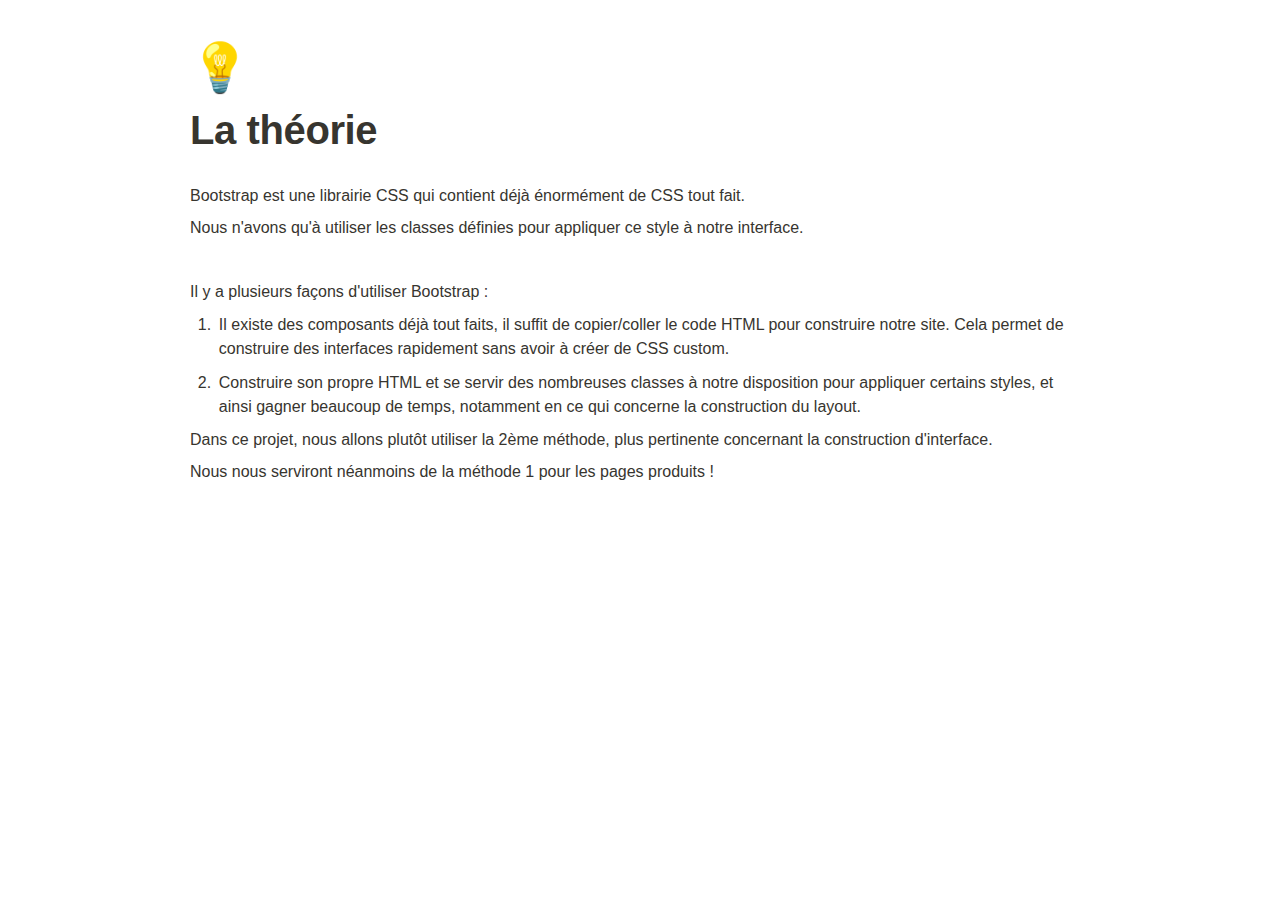
<file: Cornfood - énoncé 5a6c535c91744d4b869fe800d1a6898f/La théorie 0987c84c796c4e33a67401778c5b3b88.html>
<html><head><meta http-equiv="Content-Type" content="text/html; charset=utf-8"/><title>La théorie </title><style>
/* webkit printing magic: print all background colors */
html {
	-webkit-print-color-adjust: exact;
}
* {
	box-sizing: border-box;
	-webkit-print-color-adjust: exact;
}

html,
body {
	margin: 0;
	padding: 0;
}
@media only screen {
	body {
		margin: 2em auto;
		max-width: 900px;
		color: rgb(55, 53, 47);
	}
}

body {
	line-height: 1.5;
	white-space: pre-wrap;
}

a,
a.visited {
	color: inherit;
	text-decoration: underline;
}

.pdf-relative-link-path {
	font-size: 80%;
	color: #444;
}

h1,
h2,
h3 {
	letter-spacing: -0.01em;
	line-height: 1.2;
	font-weight: 600;
	margin-bottom: 0;
}

.page-title {
	font-size: 2.5rem;
	font-weight: 700;
	margin-top: 0;
	margin-bottom: 0.75em;
}

h1 {
	font-size: 1.875rem;
	margin-top: 1.875rem;
}

h2 {
	font-size: 1.5rem;
	margin-top: 1.5rem;
}

h3 {
	font-size: 1.25rem;
	margin-top: 1.25rem;
}

.source {
	border: 1px solid #ddd;
	border-radius: 3px;
	padding: 1.5em;
	word-break: break-all;
}

.callout {
	border-radius: 3px;
	padding: 1rem;
}

figure {
	margin: 1.25em 0;
	page-break-inside: avoid;
}

figcaption {
	opacity: 0.5;
	font-size: 85%;
	margin-top: 0.5em;
}

mark {
	background-color: transparent;
}

.indented {
	padding-left: 1.5em;
}

hr {
	background: transparent;
	display: block;
	width: 100%;
	height: 1px;
	visibility: visible;
	border: none;
	border-bottom: 1px solid rgba(55, 53, 47, 0.09);
}

img {
	max-width: 100%;
}

@media only print {
	img {
		max-height: 100vh;
		object-fit: contain;
	}
}

@page {
	margin: 1in;
}

.collection-content {
	font-size: 0.875rem;
}

.column-list {
	display: flex;
	justify-content: space-between;
}

.column {
	padding: 0 1em;
}

.column:first-child {
	padding-left: 0;
}

.column:last-child {
	padding-right: 0;
}

.table_of_contents-item {
	display: block;
	font-size: 0.875rem;
	line-height: 1.3;
	padding: 0.125rem;
}

.table_of_contents-indent-1 {
	margin-left: 1.5rem;
}

.table_of_contents-indent-2 {
	margin-left: 3rem;
}

.table_of_contents-indent-3 {
	margin-left: 4.5rem;
}

.table_of_contents-link {
	text-decoration: none;
	opacity: 0.7;
	border-bottom: 1px solid rgba(55, 53, 47, 0.18);
}

table,
th,
td {
	border: 1px solid rgba(55, 53, 47, 0.09);
	border-collapse: collapse;
}

table {
	border-left: none;
	border-right: none;
}

th,
td {
	font-weight: normal;
	padding: 0.25em 0.5em;
	line-height: 1.5;
	min-height: 1.5em;
	text-align: left;
}

th {
	color: rgba(55, 53, 47, 0.6);
}

ol,
ul {
	margin: 0;
	margin-block-start: 0.6em;
	margin-block-end: 0.6em;
}

li > ol:first-child,
li > ul:first-child {
	margin-block-start: 0.6em;
}

ul > li {
	list-style: disc;
}

ul.to-do-list {
	text-indent: -1.7em;
}

ul.to-do-list > li {
	list-style: none;
}

.to-do-children-checked {
	text-decoration: line-through;
	opacity: 0.375;
}

ul.toggle > li {
	list-style: none;
}

ul {
	padding-inline-start: 1.7em;
}

ul > li {
	padding-left: 0.1em;
}

ol {
	padding-inline-start: 1.6em;
}

ol > li {
	padding-left: 0.2em;
}

.mono ol {
	padding-inline-start: 2em;
}

.mono ol > li {
	text-indent: -0.4em;
}

.toggle {
	padding-inline-start: 0em;
	list-style-type: none;
}

/* Indent toggle children */
.toggle > li > details {
	padding-left: 1.7em;
}

.toggle > li > details > summary {
	margin-left: -1.1em;
}

.selected-value {
	display: inline-block;
	padding: 0 0.5em;
	background: rgba(206, 205, 202, 0.5);
	border-radius: 3px;
	margin-right: 0.5em;
	margin-top: 0.3em;
	margin-bottom: 0.3em;
	white-space: nowrap;
}

.collection-title {
	display: inline-block;
	margin-right: 1em;
}

time {
	opacity: 0.5;
}

.icon {
	display: inline-block;
	max-width: 1.2em;
	max-height: 1.2em;
	text-decoration: none;
	vertical-align: text-bottom;
	margin-right: 0.5em;
}

img.icon {
	border-radius: 3px;
}

.user-icon {
	width: 1.5em;
	height: 1.5em;
	border-radius: 100%;
	margin-right: 0.5rem;
}

.user-icon-inner {
	font-size: 0.8em;
}

.text-icon {
	border: 1px solid #000;
	text-align: center;
}

.page-cover-image {
	display: block;
	object-fit: cover;
	width: 100%;
	height: 30vh;
}

.page-header-icon {
	font-size: 3rem;
	margin-bottom: 1rem;
}

.page-header-icon-with-cover {
	margin-top: -0.72em;
	margin-left: 0.07em;
}

.page-header-icon img {
	border-radius: 3px;
}

.link-to-page {
	margin: 1em 0;
	padding: 0;
	border: none;
	font-weight: 500;
}

p > .user {
	opacity: 0.5;
}

td > .user,
td > time {
	white-space: nowrap;
}

input[type="checkbox"] {
	transform: scale(1.5);
	margin-right: 0.6em;
	vertical-align: middle;
}

p {
	margin-top: 0.5em;
	margin-bottom: 0.5em;
}

.image {
	border: none;
	margin: 1.5em 0;
	padding: 0;
	border-radius: 0;
	text-align: center;
}

.code,
code {
	background: rgba(135, 131, 120, 0.15);
	border-radius: 3px;
	padding: 0.2em 0.4em;
	border-radius: 3px;
	font-size: 85%;
	tab-size: 2;
}

code {
	color: #eb5757;
}

.code {
	padding: 1.5em 1em;
}

.code-wrap {
	white-space: pre-wrap;
	word-break: break-all;
}

.code > code {
	background: none;
	padding: 0;
	font-size: 100%;
	color: inherit;
}

blockquote {
	font-size: 1.25em;
	margin: 1em 0;
	padding-left: 1em;
	border-left: 3px solid rgb(55, 53, 47);
}

.bookmark {
	text-decoration: none;
	max-height: 8em;
	padding: 0;
	display: flex;
	width: 100%;
	align-items: stretch;
}

.bookmark-title {
	font-size: 0.85em;
	overflow: hidden;
	text-overflow: ellipsis;
	height: 1.75em;
	white-space: nowrap;
}

.bookmark-text {
	display: flex;
	flex-direction: column;
}

.bookmark-info {
	flex: 4 1 180px;
	padding: 12px 14px 14px;
	display: flex;
	flex-direction: column;
	justify-content: space-between;
}

.bookmark-image {
	width: 33%;
	flex: 1 1 180px;
	display: block;
	position: relative;
	object-fit: cover;
	border-radius: 1px;
}

.bookmark-description {
	color: rgba(55, 53, 47, 0.6);
	font-size: 0.75em;
	overflow: hidden;
	max-height: 4.5em;
	word-break: break-word;
}

.bookmark-href {
	font-size: 0.75em;
	margin-top: 0.25em;
}

.sans { font-family: -apple-system, BlinkMacSystemFont, "Segoe UI", Helvetica, "Apple Color Emoji", Arial, sans-serif, "Segoe UI Emoji", "Segoe UI Symbol"; }
.code { font-family: "SFMono-Regular", Consolas, "Liberation Mono", Menlo, Courier, monospace; }
.serif { font-family: Lyon-Text, Georgia, YuMincho, "Yu Mincho", "Hiragino Mincho ProN", "Hiragino Mincho Pro", "Songti TC", "Songti SC", "SimSun", "Nanum Myeongjo", NanumMyeongjo, Batang, serif; }
.mono { font-family: iawriter-mono, Nitti, Menlo, Courier, monospace; }
.pdf .sans { font-family: Inter, -apple-system, BlinkMacSystemFont, "Segoe UI", Helvetica, "Apple Color Emoji", Arial, sans-serif, "Segoe UI Emoji", "Segoe UI Symbol", 'Twemoji', 'Noto Color Emoji', 'Noto Sans CJK SC', 'Noto Sans CJK KR'; }

.pdf .code { font-family: Source Code Pro, "SFMono-Regular", Consolas, "Liberation Mono", Menlo, Courier, monospace, 'Twemoji', 'Noto Color Emoji', 'Noto Sans Mono CJK SC', 'Noto Sans Mono CJK KR'; }

.pdf .serif { font-family: PT Serif, Lyon-Text, Georgia, YuMincho, "Yu Mincho", "Hiragino Mincho ProN", "Hiragino Mincho Pro", "Songti TC", "Songti SC", "SimSun", "Nanum Myeongjo", NanumMyeongjo, Batang, serif, 'Twemoji', 'Noto Color Emoji', 'Noto Sans CJK SC', 'Noto Sans CJK KR'; }

.pdf .mono { font-family: PT Mono, iawriter-mono, Nitti, Menlo, Courier, monospace, 'Twemoji', 'Noto Color Emoji', 'Noto Sans Mono CJK SC', 'Noto Sans Mono CJK KR'; }

.highlight-default {
}
.highlight-gray {
	color: rgb(155,154,151);
}
.highlight-brown {
	color: rgb(100,71,58);
}
.highlight-orange {
	color: rgb(217,115,13);
}
.highlight-yellow {
	color: rgb(223,171,1);
}
.highlight-teal {
	color: rgb(15,123,108);
}
.highlight-blue {
	color: rgb(11,110,153);
}
.highlight-purple {
	color: rgb(105,64,165);
}
.highlight-pink {
	color: rgb(173,26,114);
}
.highlight-red {
	color: rgb(224,62,62);
}
.highlight-gray_background {
	background: rgb(235,236,237);
}
.highlight-brown_background {
	background: rgb(233,229,227);
}
.highlight-orange_background {
	background: rgb(250,235,221);
}
.highlight-yellow_background {
	background: rgb(251,243,219);
}
.highlight-teal_background {
	background: rgb(221,237,234);
}
.highlight-blue_background {
	background: rgb(221,235,241);
}
.highlight-purple_background {
	background: rgb(234,228,242);
}
.highlight-pink_background {
	background: rgb(244,223,235);
}
.highlight-red_background {
	background: rgb(251,228,228);
}
.block-color-default {
	color: inherit;
	fill: inherit;
}
.block-color-gray {
	color: rgba(55, 53, 47, 0.6);
	fill: rgba(55, 53, 47, 0.6);
}
.block-color-brown {
	color: rgb(100,71,58);
	fill: rgb(100,71,58);
}
.block-color-orange {
	color: rgb(217,115,13);
	fill: rgb(217,115,13);
}
.block-color-yellow {
	color: rgb(223,171,1);
	fill: rgb(223,171,1);
}
.block-color-teal {
	color: rgb(15,123,108);
	fill: rgb(15,123,108);
}
.block-color-blue {
	color: rgb(11,110,153);
	fill: rgb(11,110,153);
}
.block-color-purple {
	color: rgb(105,64,165);
	fill: rgb(105,64,165);
}
.block-color-pink {
	color: rgb(173,26,114);
	fill: rgb(173,26,114);
}
.block-color-red {
	color: rgb(224,62,62);
	fill: rgb(224,62,62);
}
.block-color-gray_background {
	background: rgb(235,236,237);
}
.block-color-brown_background {
	background: rgb(233,229,227);
}
.block-color-orange_background {
	background: rgb(250,235,221);
}
.block-color-yellow_background {
	background: rgb(251,243,219);
}
.block-color-teal_background {
	background: rgb(221,237,234);
}
.block-color-blue_background {
	background: rgb(221,235,241);
}
.block-color-purple_background {
	background: rgb(234,228,242);
}
.block-color-pink_background {
	background: rgb(244,223,235);
}
.block-color-red_background {
	background: rgb(251,228,228);
}
.select-value-color-default { background-color: rgba(206,205,202,0.5); }
.select-value-color-gray { background-color: rgba(155,154,151, 0.4); }
.select-value-color-brown { background-color: rgba(140,46,0,0.2); }
.select-value-color-orange { background-color: rgba(245,93,0,0.2); }
.select-value-color-yellow { background-color: rgba(233,168,0,0.2); }
.select-value-color-green { background-color: rgba(0,135,107,0.2); }
.select-value-color-blue { background-color: rgba(0,120,223,0.2); }
.select-value-color-purple { background-color: rgba(103,36,222,0.2); }
.select-value-color-pink { background-color: rgba(221,0,129,0.2); }
.select-value-color-red { background-color: rgba(255,0,26,0.2); }

.checkbox {
	display: inline-flex;
	vertical-align: text-bottom;
	width: 16;
	height: 16;
	background-size: 16px;
	margin-left: 2px;
	margin-right: 5px;
}

.checkbox-on {
	background-image: url("data:image/svg+xml;charset=UTF-8,%3Csvg%20width%3D%2216%22%20height%3D%2216%22%20viewBox%3D%220%200%2016%2016%22%20fill%3D%22none%22%20xmlns%3D%22http%3A%2F%2Fwww.w3.org%2F2000%2Fsvg%22%3E%0A%3Crect%20width%3D%2216%22%20height%3D%2216%22%20fill%3D%22%2358A9D7%22%2F%3E%0A%3Cpath%20d%3D%22M6.71429%2012.2852L14%204.9995L12.7143%203.71436L6.71429%209.71378L3.28571%206.2831L2%207.57092L6.71429%2012.2852Z%22%20fill%3D%22white%22%2F%3E%0A%3C%2Fsvg%3E");
}

.checkbox-off {
	background-image: url("data:image/svg+xml;charset=UTF-8,%3Csvg%20width%3D%2216%22%20height%3D%2216%22%20viewBox%3D%220%200%2016%2016%22%20fill%3D%22none%22%20xmlns%3D%22http%3A%2F%2Fwww.w3.org%2F2000%2Fsvg%22%3E%0A%3Crect%20x%3D%220.75%22%20y%3D%220.75%22%20width%3D%2214.5%22%20height%3D%2214.5%22%20fill%3D%22white%22%20stroke%3D%22%2336352F%22%20stroke-width%3D%221.5%22%2F%3E%0A%3C%2Fsvg%3E");
}
	
</style></head><body><article id="0987c84c-796c-4e33-a674-01778c5b3b88" class="page sans"><header><div class="page-header-icon undefined"><span class="icon">💡</span></div><h1 class="page-title">La théorie </h1></header><div class="page-body"><p id="577995d6-1bae-4e8e-b404-fced84b0119c" class="">Bootstrap est une librairie CSS qui contient déjà énormément de CSS tout fait. </p><p id="fca476e0-cf03-4558-955d-ad2d16f117ac" class="">Nous n&#x27;avons qu&#x27;à utiliser les classes définies pour appliquer ce style à notre interface.</p><p id="fe81fc17-e824-4b27-9410-e5542221b38f" class="">
</p><p id="5ac698a0-647a-4414-b6d6-0a017dbae26f" class="">Il y a plusieurs façons d&#x27;utiliser Bootstrap :</p><ol id="f500e80d-4593-47d6-ad93-9b9404e299ad" class="numbered-list" start="1"><li>Il existe des composants déjà tout faits, il suffit de copier/coller le code HTML pour construire notre site. Cela permet de construire des interfaces rapidement sans avoir à créer de CSS custom.</li></ol><ol id="b02151f3-a615-4f01-9601-64404fadab75" class="numbered-list" start="2"><li>Construire son propre HTML et se servir des nombreuses classes à notre disposition pour appliquer certains styles, et ainsi gagner beaucoup de temps, notamment en ce qui concerne la construction du layout.</li></ol><p id="a356832c-a04a-4116-b662-d9603f69c07b" class="">Dans ce projet, nous allons plutôt utiliser la 2ème méthode, plus pertinente concernant la construction d&#x27;interface.</p><p id="b0e1c1ae-b8b1-4226-8507-fdcb8f56f746" class="">Nous nous serviront néanmoins de la méthode 1 pour les pages produits !</p></div></article></body></html>
</file>
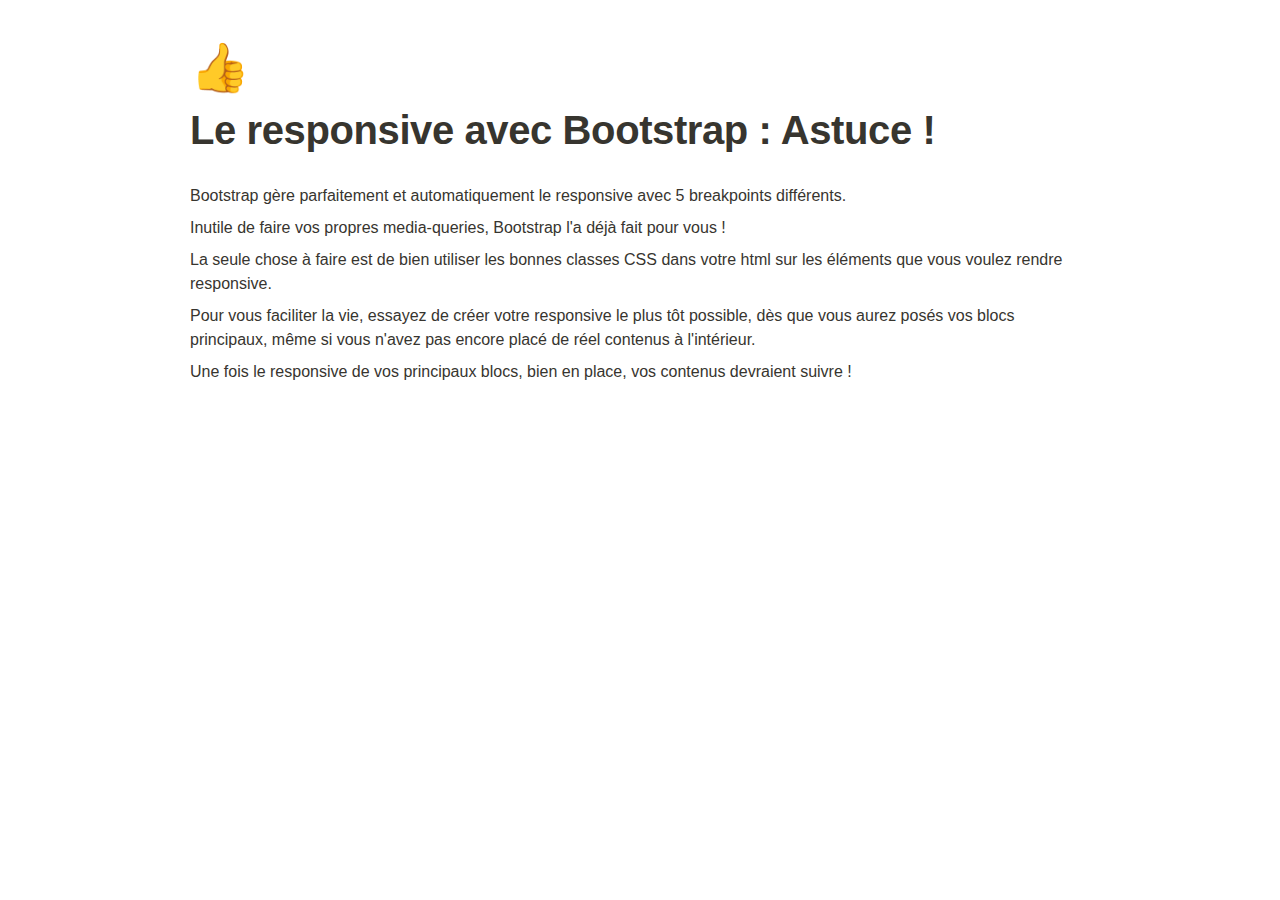
<file: Cornfood - énoncé 5a6c535c91744d4b869fe800d1a6898f/Le responsive avec Bootstrap Astuce ! 9a1c26443467478fa30e80b638e8b141.html>
<html><head><meta http-equiv="Content-Type" content="text/html; charset=utf-8"/><title>Le responsive avec Bootstrap : Astuce !</title><style>
/* webkit printing magic: print all background colors */
html {
	-webkit-print-color-adjust: exact;
}
* {
	box-sizing: border-box;
	-webkit-print-color-adjust: exact;
}

html,
body {
	margin: 0;
	padding: 0;
}
@media only screen {
	body {
		margin: 2em auto;
		max-width: 900px;
		color: rgb(55, 53, 47);
	}
}

body {
	line-height: 1.5;
	white-space: pre-wrap;
}

a,
a.visited {
	color: inherit;
	text-decoration: underline;
}

.pdf-relative-link-path {
	font-size: 80%;
	color: #444;
}

h1,
h2,
h3 {
	letter-spacing: -0.01em;
	line-height: 1.2;
	font-weight: 600;
	margin-bottom: 0;
}

.page-title {
	font-size: 2.5rem;
	font-weight: 700;
	margin-top: 0;
	margin-bottom: 0.75em;
}

h1 {
	font-size: 1.875rem;
	margin-top: 1.875rem;
}

h2 {
	font-size: 1.5rem;
	margin-top: 1.5rem;
}

h3 {
	font-size: 1.25rem;
	margin-top: 1.25rem;
}

.source {
	border: 1px solid #ddd;
	border-radius: 3px;
	padding: 1.5em;
	word-break: break-all;
}

.callout {
	border-radius: 3px;
	padding: 1rem;
}

figure {
	margin: 1.25em 0;
	page-break-inside: avoid;
}

figcaption {
	opacity: 0.5;
	font-size: 85%;
	margin-top: 0.5em;
}

mark {
	background-color: transparent;
}

.indented {
	padding-left: 1.5em;
}

hr {
	background: transparent;
	display: block;
	width: 100%;
	height: 1px;
	visibility: visible;
	border: none;
	border-bottom: 1px solid rgba(55, 53, 47, 0.09);
}

img {
	max-width: 100%;
}

@media only print {
	img {
		max-height: 100vh;
		object-fit: contain;
	}
}

@page {
	margin: 1in;
}

.collection-content {
	font-size: 0.875rem;
}

.column-list {
	display: flex;
	justify-content: space-between;
}

.column {
	padding: 0 1em;
}

.column:first-child {
	padding-left: 0;
}

.column:last-child {
	padding-right: 0;
}

.table_of_contents-item {
	display: block;
	font-size: 0.875rem;
	line-height: 1.3;
	padding: 0.125rem;
}

.table_of_contents-indent-1 {
	margin-left: 1.5rem;
}

.table_of_contents-indent-2 {
	margin-left: 3rem;
}

.table_of_contents-indent-3 {
	margin-left: 4.5rem;
}

.table_of_contents-link {
	text-decoration: none;
	opacity: 0.7;
	border-bottom: 1px solid rgba(55, 53, 47, 0.18);
}

table,
th,
td {
	border: 1px solid rgba(55, 53, 47, 0.09);
	border-collapse: collapse;
}

table {
	border-left: none;
	border-right: none;
}

th,
td {
	font-weight: normal;
	padding: 0.25em 0.5em;
	line-height: 1.5;
	min-height: 1.5em;
	text-align: left;
}

th {
	color: rgba(55, 53, 47, 0.6);
}

ol,
ul {
	margin: 0;
	margin-block-start: 0.6em;
	margin-block-end: 0.6em;
}

li > ol:first-child,
li > ul:first-child {
	margin-block-start: 0.6em;
}

ul > li {
	list-style: disc;
}

ul.to-do-list {
	text-indent: -1.7em;
}

ul.to-do-list > li {
	list-style: none;
}

.to-do-children-checked {
	text-decoration: line-through;
	opacity: 0.375;
}

ul.toggle > li {
	list-style: none;
}

ul {
	padding-inline-start: 1.7em;
}

ul > li {
	padding-left: 0.1em;
}

ol {
	padding-inline-start: 1.6em;
}

ol > li {
	padding-left: 0.2em;
}

.mono ol {
	padding-inline-start: 2em;
}

.mono ol > li {
	text-indent: -0.4em;
}

.toggle {
	padding-inline-start: 0em;
	list-style-type: none;
}

/* Indent toggle children */
.toggle > li > details {
	padding-left: 1.7em;
}

.toggle > li > details > summary {
	margin-left: -1.1em;
}

.selected-value {
	display: inline-block;
	padding: 0 0.5em;
	background: rgba(206, 205, 202, 0.5);
	border-radius: 3px;
	margin-right: 0.5em;
	margin-top: 0.3em;
	margin-bottom: 0.3em;
	white-space: nowrap;
}

.collection-title {
	display: inline-block;
	margin-right: 1em;
}

time {
	opacity: 0.5;
}

.icon {
	display: inline-block;
	max-width: 1.2em;
	max-height: 1.2em;
	text-decoration: none;
	vertical-align: text-bottom;
	margin-right: 0.5em;
}

img.icon {
	border-radius: 3px;
}

.user-icon {
	width: 1.5em;
	height: 1.5em;
	border-radius: 100%;
	margin-right: 0.5rem;
}

.user-icon-inner {
	font-size: 0.8em;
}

.text-icon {
	border: 1px solid #000;
	text-align: center;
}

.page-cover-image {
	display: block;
	object-fit: cover;
	width: 100%;
	height: 30vh;
}

.page-header-icon {
	font-size: 3rem;
	margin-bottom: 1rem;
}

.page-header-icon-with-cover {
	margin-top: -0.72em;
	margin-left: 0.07em;
}

.page-header-icon img {
	border-radius: 3px;
}

.link-to-page {
	margin: 1em 0;
	padding: 0;
	border: none;
	font-weight: 500;
}

p > .user {
	opacity: 0.5;
}

td > .user,
td > time {
	white-space: nowrap;
}

input[type="checkbox"] {
	transform: scale(1.5);
	margin-right: 0.6em;
	vertical-align: middle;
}

p {
	margin-top: 0.5em;
	margin-bottom: 0.5em;
}

.image {
	border: none;
	margin: 1.5em 0;
	padding: 0;
	border-radius: 0;
	text-align: center;
}

.code,
code {
	background: rgba(135, 131, 120, 0.15);
	border-radius: 3px;
	padding: 0.2em 0.4em;
	border-radius: 3px;
	font-size: 85%;
	tab-size: 2;
}

code {
	color: #eb5757;
}

.code {
	padding: 1.5em 1em;
}

.code-wrap {
	white-space: pre-wrap;
	word-break: break-all;
}

.code > code {
	background: none;
	padding: 0;
	font-size: 100%;
	color: inherit;
}

blockquote {
	font-size: 1.25em;
	margin: 1em 0;
	padding-left: 1em;
	border-left: 3px solid rgb(55, 53, 47);
}

.bookmark {
	text-decoration: none;
	max-height: 8em;
	padding: 0;
	display: flex;
	width: 100%;
	align-items: stretch;
}

.bookmark-title {
	font-size: 0.85em;
	overflow: hidden;
	text-overflow: ellipsis;
	height: 1.75em;
	white-space: nowrap;
}

.bookmark-text {
	display: flex;
	flex-direction: column;
}

.bookmark-info {
	flex: 4 1 180px;
	padding: 12px 14px 14px;
	display: flex;
	flex-direction: column;
	justify-content: space-between;
}

.bookmark-image {
	width: 33%;
	flex: 1 1 180px;
	display: block;
	position: relative;
	object-fit: cover;
	border-radius: 1px;
}

.bookmark-description {
	color: rgba(55, 53, 47, 0.6);
	font-size: 0.75em;
	overflow: hidden;
	max-height: 4.5em;
	word-break: break-word;
}

.bookmark-href {
	font-size: 0.75em;
	margin-top: 0.25em;
}

.sans { font-family: -apple-system, BlinkMacSystemFont, "Segoe UI", Helvetica, "Apple Color Emoji", Arial, sans-serif, "Segoe UI Emoji", "Segoe UI Symbol"; }
.code { font-family: "SFMono-Regular", Consolas, "Liberation Mono", Menlo, Courier, monospace; }
.serif { font-family: Lyon-Text, Georgia, YuMincho, "Yu Mincho", "Hiragino Mincho ProN", "Hiragino Mincho Pro", "Songti TC", "Songti SC", "SimSun", "Nanum Myeongjo", NanumMyeongjo, Batang, serif; }
.mono { font-family: iawriter-mono, Nitti, Menlo, Courier, monospace; }
.pdf .sans { font-family: Inter, -apple-system, BlinkMacSystemFont, "Segoe UI", Helvetica, "Apple Color Emoji", Arial, sans-serif, "Segoe UI Emoji", "Segoe UI Symbol", 'Twemoji', 'Noto Color Emoji', 'Noto Sans CJK SC', 'Noto Sans CJK KR'; }

.pdf .code { font-family: Source Code Pro, "SFMono-Regular", Consolas, "Liberation Mono", Menlo, Courier, monospace, 'Twemoji', 'Noto Color Emoji', 'Noto Sans Mono CJK SC', 'Noto Sans Mono CJK KR'; }

.pdf .serif { font-family: PT Serif, Lyon-Text, Georgia, YuMincho, "Yu Mincho", "Hiragino Mincho ProN", "Hiragino Mincho Pro", "Songti TC", "Songti SC", "SimSun", "Nanum Myeongjo", NanumMyeongjo, Batang, serif, 'Twemoji', 'Noto Color Emoji', 'Noto Sans CJK SC', 'Noto Sans CJK KR'; }

.pdf .mono { font-family: PT Mono, iawriter-mono, Nitti, Menlo, Courier, monospace, 'Twemoji', 'Noto Color Emoji', 'Noto Sans Mono CJK SC', 'Noto Sans Mono CJK KR'; }

.highlight-default {
}
.highlight-gray {
	color: rgb(155,154,151);
}
.highlight-brown {
	color: rgb(100,71,58);
}
.highlight-orange {
	color: rgb(217,115,13);
}
.highlight-yellow {
	color: rgb(223,171,1);
}
.highlight-teal {
	color: rgb(15,123,108);
}
.highlight-blue {
	color: rgb(11,110,153);
}
.highlight-purple {
	color: rgb(105,64,165);
}
.highlight-pink {
	color: rgb(173,26,114);
}
.highlight-red {
	color: rgb(224,62,62);
}
.highlight-gray_background {
	background: rgb(235,236,237);
}
.highlight-brown_background {
	background: rgb(233,229,227);
}
.highlight-orange_background {
	background: rgb(250,235,221);
}
.highlight-yellow_background {
	background: rgb(251,243,219);
}
.highlight-teal_background {
	background: rgb(221,237,234);
}
.highlight-blue_background {
	background: rgb(221,235,241);
}
.highlight-purple_background {
	background: rgb(234,228,242);
}
.highlight-pink_background {
	background: rgb(244,223,235);
}
.highlight-red_background {
	background: rgb(251,228,228);
}
.block-color-default {
	color: inherit;
	fill: inherit;
}
.block-color-gray {
	color: rgba(55, 53, 47, 0.6);
	fill: rgba(55, 53, 47, 0.6);
}
.block-color-brown {
	color: rgb(100,71,58);
	fill: rgb(100,71,58);
}
.block-color-orange {
	color: rgb(217,115,13);
	fill: rgb(217,115,13);
}
.block-color-yellow {
	color: rgb(223,171,1);
	fill: rgb(223,171,1);
}
.block-color-teal {
	color: rgb(15,123,108);
	fill: rgb(15,123,108);
}
.block-color-blue {
	color: rgb(11,110,153);
	fill: rgb(11,110,153);
}
.block-color-purple {
	color: rgb(105,64,165);
	fill: rgb(105,64,165);
}
.block-color-pink {
	color: rgb(173,26,114);
	fill: rgb(173,26,114);
}
.block-color-red {
	color: rgb(224,62,62);
	fill: rgb(224,62,62);
}
.block-color-gray_background {
	background: rgb(235,236,237);
}
.block-color-brown_background {
	background: rgb(233,229,227);
}
.block-color-orange_background {
	background: rgb(250,235,221);
}
.block-color-yellow_background {
	background: rgb(251,243,219);
}
.block-color-teal_background {
	background: rgb(221,237,234);
}
.block-color-blue_background {
	background: rgb(221,235,241);
}
.block-color-purple_background {
	background: rgb(234,228,242);
}
.block-color-pink_background {
	background: rgb(244,223,235);
}
.block-color-red_background {
	background: rgb(251,228,228);
}
.select-value-color-default { background-color: rgba(206,205,202,0.5); }
.select-value-color-gray { background-color: rgba(155,154,151, 0.4); }
.select-value-color-brown { background-color: rgba(140,46,0,0.2); }
.select-value-color-orange { background-color: rgba(245,93,0,0.2); }
.select-value-color-yellow { background-color: rgba(233,168,0,0.2); }
.select-value-color-green { background-color: rgba(0,135,107,0.2); }
.select-value-color-blue { background-color: rgba(0,120,223,0.2); }
.select-value-color-purple { background-color: rgba(103,36,222,0.2); }
.select-value-color-pink { background-color: rgba(221,0,129,0.2); }
.select-value-color-red { background-color: rgba(255,0,26,0.2); }

.checkbox {
	display: inline-flex;
	vertical-align: text-bottom;
	width: 16;
	height: 16;
	background-size: 16px;
	margin-left: 2px;
	margin-right: 5px;
}

.checkbox-on {
	background-image: url("data:image/svg+xml;charset=UTF-8,%3Csvg%20width%3D%2216%22%20height%3D%2216%22%20viewBox%3D%220%200%2016%2016%22%20fill%3D%22none%22%20xmlns%3D%22http%3A%2F%2Fwww.w3.org%2F2000%2Fsvg%22%3E%0A%3Crect%20width%3D%2216%22%20height%3D%2216%22%20fill%3D%22%2358A9D7%22%2F%3E%0A%3Cpath%20d%3D%22M6.71429%2012.2852L14%204.9995L12.7143%203.71436L6.71429%209.71378L3.28571%206.2831L2%207.57092L6.71429%2012.2852Z%22%20fill%3D%22white%22%2F%3E%0A%3C%2Fsvg%3E");
}

.checkbox-off {
	background-image: url("data:image/svg+xml;charset=UTF-8,%3Csvg%20width%3D%2216%22%20height%3D%2216%22%20viewBox%3D%220%200%2016%2016%22%20fill%3D%22none%22%20xmlns%3D%22http%3A%2F%2Fwww.w3.org%2F2000%2Fsvg%22%3E%0A%3Crect%20x%3D%220.75%22%20y%3D%220.75%22%20width%3D%2214.5%22%20height%3D%2214.5%22%20fill%3D%22white%22%20stroke%3D%22%2336352F%22%20stroke-width%3D%221.5%22%2F%3E%0A%3C%2Fsvg%3E");
}
	
</style></head><body><article id="9a1c2644-3467-478f-a30e-80b638e8b141" class="page sans"><header><div class="page-header-icon undefined"><span class="icon">👍</span></div><h1 class="page-title">Le responsive avec Bootstrap : Astuce !</h1></header><div class="page-body"><p id="711e2ad3-6446-48cc-ae4a-73e166ed106d" class="">Bootstrap gère parfaitement et automatiquement le responsive avec 5 breakpoints différents.</p><p id="6b4cb234-c21f-43f2-9811-053bf61dff6a" class="">Inutile de faire vos propres media-queries, Bootstrap l&#x27;a déjà fait pour vous !</p><p id="acc81955-e0c8-4761-9105-5d570c8a5168" class="">La seule chose à faire est de bien utiliser les bonnes classes CSS dans votre html sur les éléments que vous voulez rendre responsive.</p><p id="7da3b682-5765-4acf-b640-742c0e6e0c3b" class="">Pour vous faciliter la vie, essayez de créer votre responsive le plus tôt possible, dès que vous aurez posés vos blocs principaux, même si vous n&#x27;avez pas encore placé de réel contenus à l&#x27;intérieur.</p><p id="2d871e03-8627-42a4-886d-5cb7aecd1903" class="">Une fois le responsive de vos principaux blocs, bien en place, vos contenus devraient suivre !</p><p id="2c946982-9240-4be2-89b5-9dd4f3c23501" class="">
</p></div></article></body></html>
</file>
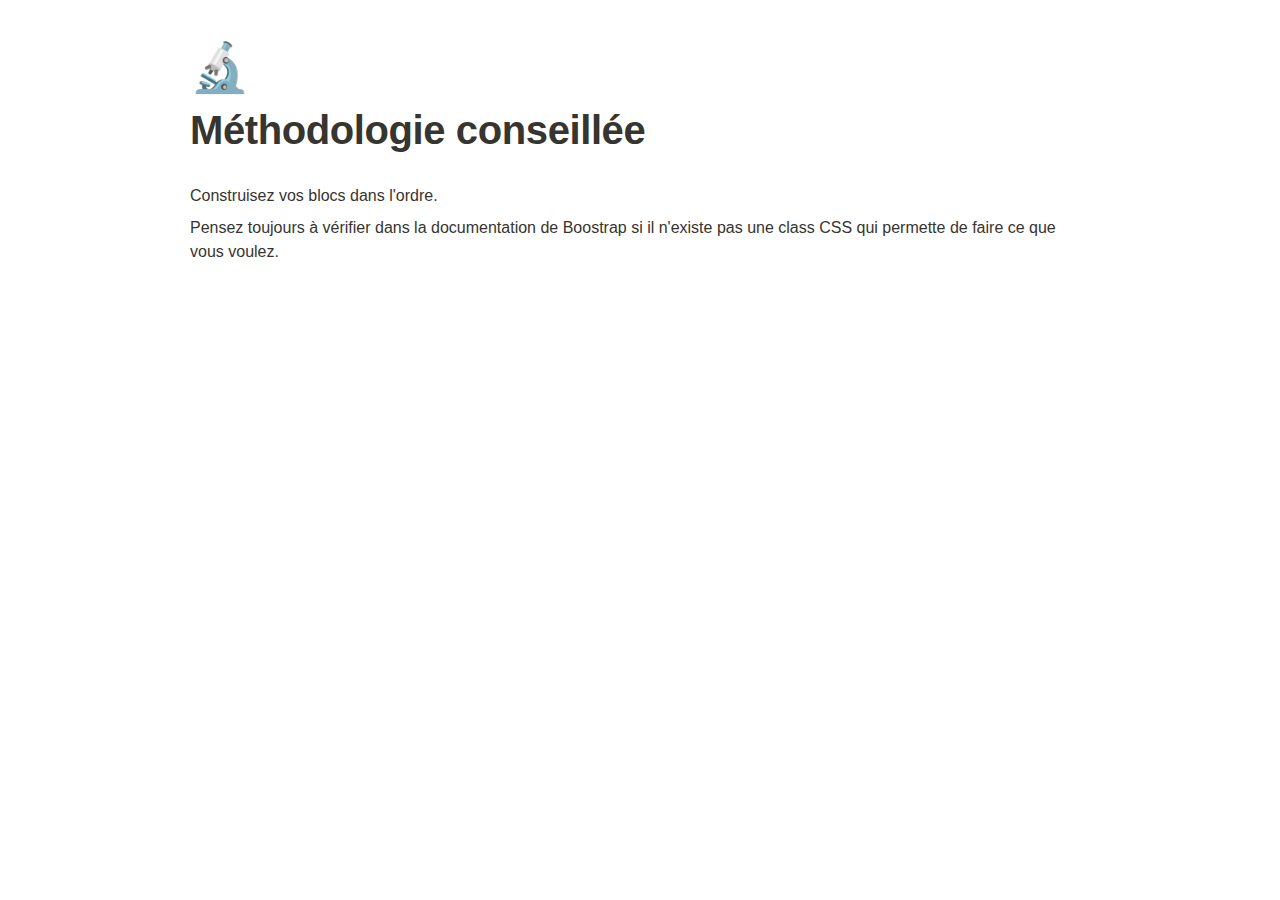
<file: Cornfood - énoncé 5a6c535c91744d4b869fe800d1a6898f/Méthodologie conseillée 7306208fb8a44e56beb33abb210bd043.html>
<html><head><meta http-equiv="Content-Type" content="text/html; charset=utf-8"/><title>Méthodologie conseillée</title><style>
/* webkit printing magic: print all background colors */
html {
	-webkit-print-color-adjust: exact;
}
* {
	box-sizing: border-box;
	-webkit-print-color-adjust: exact;
}

html,
body {
	margin: 0;
	padding: 0;
}
@media only screen {
	body {
		margin: 2em auto;
		max-width: 900px;
		color: rgb(55, 53, 47);
	}
}

body {
	line-height: 1.5;
	white-space: pre-wrap;
}

a,
a.visited {
	color: inherit;
	text-decoration: underline;
}

.pdf-relative-link-path {
	font-size: 80%;
	color: #444;
}

h1,
h2,
h3 {
	letter-spacing: -0.01em;
	line-height: 1.2;
	font-weight: 600;
	margin-bottom: 0;
}

.page-title {
	font-size: 2.5rem;
	font-weight: 700;
	margin-top: 0;
	margin-bottom: 0.75em;
}

h1 {
	font-size: 1.875rem;
	margin-top: 1.875rem;
}

h2 {
	font-size: 1.5rem;
	margin-top: 1.5rem;
}

h3 {
	font-size: 1.25rem;
	margin-top: 1.25rem;
}

.source {
	border: 1px solid #ddd;
	border-radius: 3px;
	padding: 1.5em;
	word-break: break-all;
}

.callout {
	border-radius: 3px;
	padding: 1rem;
}

figure {
	margin: 1.25em 0;
	page-break-inside: avoid;
}

figcaption {
	opacity: 0.5;
	font-size: 85%;
	margin-top: 0.5em;
}

mark {
	background-color: transparent;
}

.indented {
	padding-left: 1.5em;
}

hr {
	background: transparent;
	display: block;
	width: 100%;
	height: 1px;
	visibility: visible;
	border: none;
	border-bottom: 1px solid rgba(55, 53, 47, 0.09);
}

img {
	max-width: 100%;
}

@media only print {
	img {
		max-height: 100vh;
		object-fit: contain;
	}
}

@page {
	margin: 1in;
}

.collection-content {
	font-size: 0.875rem;
}

.column-list {
	display: flex;
	justify-content: space-between;
}

.column {
	padding: 0 1em;
}

.column:first-child {
	padding-left: 0;
}

.column:last-child {
	padding-right: 0;
}

.table_of_contents-item {
	display: block;
	font-size: 0.875rem;
	line-height: 1.3;
	padding: 0.125rem;
}

.table_of_contents-indent-1 {
	margin-left: 1.5rem;
}

.table_of_contents-indent-2 {
	margin-left: 3rem;
}

.table_of_contents-indent-3 {
	margin-left: 4.5rem;
}

.table_of_contents-link {
	text-decoration: none;
	opacity: 0.7;
	border-bottom: 1px solid rgba(55, 53, 47, 0.18);
}

table,
th,
td {
	border: 1px solid rgba(55, 53, 47, 0.09);
	border-collapse: collapse;
}

table {
	border-left: none;
	border-right: none;
}

th,
td {
	font-weight: normal;
	padding: 0.25em 0.5em;
	line-height: 1.5;
	min-height: 1.5em;
	text-align: left;
}

th {
	color: rgba(55, 53, 47, 0.6);
}

ol,
ul {
	margin: 0;
	margin-block-start: 0.6em;
	margin-block-end: 0.6em;
}

li > ol:first-child,
li > ul:first-child {
	margin-block-start: 0.6em;
}

ul > li {
	list-style: disc;
}

ul.to-do-list {
	text-indent: -1.7em;
}

ul.to-do-list > li {
	list-style: none;
}

.to-do-children-checked {
	text-decoration: line-through;
	opacity: 0.375;
}

ul.toggle > li {
	list-style: none;
}

ul {
	padding-inline-start: 1.7em;
}

ul > li {
	padding-left: 0.1em;
}

ol {
	padding-inline-start: 1.6em;
}

ol > li {
	padding-left: 0.2em;
}

.mono ol {
	padding-inline-start: 2em;
}

.mono ol > li {
	text-indent: -0.4em;
}

.toggle {
	padding-inline-start: 0em;
	list-style-type: none;
}

/* Indent toggle children */
.toggle > li > details {
	padding-left: 1.7em;
}

.toggle > li > details > summary {
	margin-left: -1.1em;
}

.selected-value {
	display: inline-block;
	padding: 0 0.5em;
	background: rgba(206, 205, 202, 0.5);
	border-radius: 3px;
	margin-right: 0.5em;
	margin-top: 0.3em;
	margin-bottom: 0.3em;
	white-space: nowrap;
}

.collection-title {
	display: inline-block;
	margin-right: 1em;
}

time {
	opacity: 0.5;
}

.icon {
	display: inline-block;
	max-width: 1.2em;
	max-height: 1.2em;
	text-decoration: none;
	vertical-align: text-bottom;
	margin-right: 0.5em;
}

img.icon {
	border-radius: 3px;
}

.user-icon {
	width: 1.5em;
	height: 1.5em;
	border-radius: 100%;
	margin-right: 0.5rem;
}

.user-icon-inner {
	font-size: 0.8em;
}

.text-icon {
	border: 1px solid #000;
	text-align: center;
}

.page-cover-image {
	display: block;
	object-fit: cover;
	width: 100%;
	height: 30vh;
}

.page-header-icon {
	font-size: 3rem;
	margin-bottom: 1rem;
}

.page-header-icon-with-cover {
	margin-top: -0.72em;
	margin-left: 0.07em;
}

.page-header-icon img {
	border-radius: 3px;
}

.link-to-page {
	margin: 1em 0;
	padding: 0;
	border: none;
	font-weight: 500;
}

p > .user {
	opacity: 0.5;
}

td > .user,
td > time {
	white-space: nowrap;
}

input[type="checkbox"] {
	transform: scale(1.5);
	margin-right: 0.6em;
	vertical-align: middle;
}

p {
	margin-top: 0.5em;
	margin-bottom: 0.5em;
}

.image {
	border: none;
	margin: 1.5em 0;
	padding: 0;
	border-radius: 0;
	text-align: center;
}

.code,
code {
	background: rgba(135, 131, 120, 0.15);
	border-radius: 3px;
	padding: 0.2em 0.4em;
	border-radius: 3px;
	font-size: 85%;
	tab-size: 2;
}

code {
	color: #eb5757;
}

.code {
	padding: 1.5em 1em;
}

.code-wrap {
	white-space: pre-wrap;
	word-break: break-all;
}

.code > code {
	background: none;
	padding: 0;
	font-size: 100%;
	color: inherit;
}

blockquote {
	font-size: 1.25em;
	margin: 1em 0;
	padding-left: 1em;
	border-left: 3px solid rgb(55, 53, 47);
}

.bookmark {
	text-decoration: none;
	max-height: 8em;
	padding: 0;
	display: flex;
	width: 100%;
	align-items: stretch;
}

.bookmark-title {
	font-size: 0.85em;
	overflow: hidden;
	text-overflow: ellipsis;
	height: 1.75em;
	white-space: nowrap;
}

.bookmark-text {
	display: flex;
	flex-direction: column;
}

.bookmark-info {
	flex: 4 1 180px;
	padding: 12px 14px 14px;
	display: flex;
	flex-direction: column;
	justify-content: space-between;
}

.bookmark-image {
	width: 33%;
	flex: 1 1 180px;
	display: block;
	position: relative;
	object-fit: cover;
	border-radius: 1px;
}

.bookmark-description {
	color: rgba(55, 53, 47, 0.6);
	font-size: 0.75em;
	overflow: hidden;
	max-height: 4.5em;
	word-break: break-word;
}

.bookmark-href {
	font-size: 0.75em;
	margin-top: 0.25em;
}

.sans { font-family: -apple-system, BlinkMacSystemFont, "Segoe UI", Helvetica, "Apple Color Emoji", Arial, sans-serif, "Segoe UI Emoji", "Segoe UI Symbol"; }
.code { font-family: "SFMono-Regular", Consolas, "Liberation Mono", Menlo, Courier, monospace; }
.serif { font-family: Lyon-Text, Georgia, YuMincho, "Yu Mincho", "Hiragino Mincho ProN", "Hiragino Mincho Pro", "Songti TC", "Songti SC", "SimSun", "Nanum Myeongjo", NanumMyeongjo, Batang, serif; }
.mono { font-family: iawriter-mono, Nitti, Menlo, Courier, monospace; }
.pdf .sans { font-family: Inter, -apple-system, BlinkMacSystemFont, "Segoe UI", Helvetica, "Apple Color Emoji", Arial, sans-serif, "Segoe UI Emoji", "Segoe UI Symbol", 'Twemoji', 'Noto Color Emoji', 'Noto Sans CJK SC', 'Noto Sans CJK KR'; }

.pdf .code { font-family: Source Code Pro, "SFMono-Regular", Consolas, "Liberation Mono", Menlo, Courier, monospace, 'Twemoji', 'Noto Color Emoji', 'Noto Sans Mono CJK SC', 'Noto Sans Mono CJK KR'; }

.pdf .serif { font-family: PT Serif, Lyon-Text, Georgia, YuMincho, "Yu Mincho", "Hiragino Mincho ProN", "Hiragino Mincho Pro", "Songti TC", "Songti SC", "SimSun", "Nanum Myeongjo", NanumMyeongjo, Batang, serif, 'Twemoji', 'Noto Color Emoji', 'Noto Sans CJK SC', 'Noto Sans CJK KR'; }

.pdf .mono { font-family: PT Mono, iawriter-mono, Nitti, Menlo, Courier, monospace, 'Twemoji', 'Noto Color Emoji', 'Noto Sans Mono CJK SC', 'Noto Sans Mono CJK KR'; }

.highlight-default {
}
.highlight-gray {
	color: rgb(155,154,151);
}
.highlight-brown {
	color: rgb(100,71,58);
}
.highlight-orange {
	color: rgb(217,115,13);
}
.highlight-yellow {
	color: rgb(223,171,1);
}
.highlight-teal {
	color: rgb(15,123,108);
}
.highlight-blue {
	color: rgb(11,110,153);
}
.highlight-purple {
	color: rgb(105,64,165);
}
.highlight-pink {
	color: rgb(173,26,114);
}
.highlight-red {
	color: rgb(224,62,62);
}
.highlight-gray_background {
	background: rgb(235,236,237);
}
.highlight-brown_background {
	background: rgb(233,229,227);
}
.highlight-orange_background {
	background: rgb(250,235,221);
}
.highlight-yellow_background {
	background: rgb(251,243,219);
}
.highlight-teal_background {
	background: rgb(221,237,234);
}
.highlight-blue_background {
	background: rgb(221,235,241);
}
.highlight-purple_background {
	background: rgb(234,228,242);
}
.highlight-pink_background {
	background: rgb(244,223,235);
}
.highlight-red_background {
	background: rgb(251,228,228);
}
.block-color-default {
	color: inherit;
	fill: inherit;
}
.block-color-gray {
	color: rgba(55, 53, 47, 0.6);
	fill: rgba(55, 53, 47, 0.6);
}
.block-color-brown {
	color: rgb(100,71,58);
	fill: rgb(100,71,58);
}
.block-color-orange {
	color: rgb(217,115,13);
	fill: rgb(217,115,13);
}
.block-color-yellow {
	color: rgb(223,171,1);
	fill: rgb(223,171,1);
}
.block-color-teal {
	color: rgb(15,123,108);
	fill: rgb(15,123,108);
}
.block-color-blue {
	color: rgb(11,110,153);
	fill: rgb(11,110,153);
}
.block-color-purple {
	color: rgb(105,64,165);
	fill: rgb(105,64,165);
}
.block-color-pink {
	color: rgb(173,26,114);
	fill: rgb(173,26,114);
}
.block-color-red {
	color: rgb(224,62,62);
	fill: rgb(224,62,62);
}
.block-color-gray_background {
	background: rgb(235,236,237);
}
.block-color-brown_background {
	background: rgb(233,229,227);
}
.block-color-orange_background {
	background: rgb(250,235,221);
}
.block-color-yellow_background {
	background: rgb(251,243,219);
}
.block-color-teal_background {
	background: rgb(221,237,234);
}
.block-color-blue_background {
	background: rgb(221,235,241);
}
.block-color-purple_background {
	background: rgb(234,228,242);
}
.block-color-pink_background {
	background: rgb(244,223,235);
}
.block-color-red_background {
	background: rgb(251,228,228);
}
.select-value-color-default { background-color: rgba(206,205,202,0.5); }
.select-value-color-gray { background-color: rgba(155,154,151, 0.4); }
.select-value-color-brown { background-color: rgba(140,46,0,0.2); }
.select-value-color-orange { background-color: rgba(245,93,0,0.2); }
.select-value-color-yellow { background-color: rgba(233,168,0,0.2); }
.select-value-color-green { background-color: rgba(0,135,107,0.2); }
.select-value-color-blue { background-color: rgba(0,120,223,0.2); }
.select-value-color-purple { background-color: rgba(103,36,222,0.2); }
.select-value-color-pink { background-color: rgba(221,0,129,0.2); }
.select-value-color-red { background-color: rgba(255,0,26,0.2); }

.checkbox {
	display: inline-flex;
	vertical-align: text-bottom;
	width: 16;
	height: 16;
	background-size: 16px;
	margin-left: 2px;
	margin-right: 5px;
}

.checkbox-on {
	background-image: url("data:image/svg+xml;charset=UTF-8,%3Csvg%20width%3D%2216%22%20height%3D%2216%22%20viewBox%3D%220%200%2016%2016%22%20fill%3D%22none%22%20xmlns%3D%22http%3A%2F%2Fwww.w3.org%2F2000%2Fsvg%22%3E%0A%3Crect%20width%3D%2216%22%20height%3D%2216%22%20fill%3D%22%2358A9D7%22%2F%3E%0A%3Cpath%20d%3D%22M6.71429%2012.2852L14%204.9995L12.7143%203.71436L6.71429%209.71378L3.28571%206.2831L2%207.57092L6.71429%2012.2852Z%22%20fill%3D%22white%22%2F%3E%0A%3C%2Fsvg%3E");
}

.checkbox-off {
	background-image: url("data:image/svg+xml;charset=UTF-8,%3Csvg%20width%3D%2216%22%20height%3D%2216%22%20viewBox%3D%220%200%2016%2016%22%20fill%3D%22none%22%20xmlns%3D%22http%3A%2F%2Fwww.w3.org%2F2000%2Fsvg%22%3E%0A%3Crect%20x%3D%220.75%22%20y%3D%220.75%22%20width%3D%2214.5%22%20height%3D%2214.5%22%20fill%3D%22white%22%20stroke%3D%22%2336352F%22%20stroke-width%3D%221.5%22%2F%3E%0A%3C%2Fsvg%3E");
}
	
</style></head><body><article id="7306208f-b8a4-4e56-beb3-3abb210bd043" class="page sans"><header><div class="page-header-icon undefined"><span class="icon">🔬</span></div><h1 class="page-title">Méthodologie conseillée</h1></header><div class="page-body"><p id="e4c7cf6a-b503-4eb2-86dc-303b7385b3f8" class="">Construisez vos blocs dans l&#x27;ordre.</p><p id="889a1975-d3b5-4aa3-b154-792fdd8aa11a" class="">Pensez toujours à vérifier dans la documentation de Boostrap si il n&#x27;existe pas une class CSS qui permette de faire ce que vous voulez.</p><p id="356e9846-5bd5-4143-b52a-22b8fbda7f45" class="">
</p></div></article></body></html>
</file>
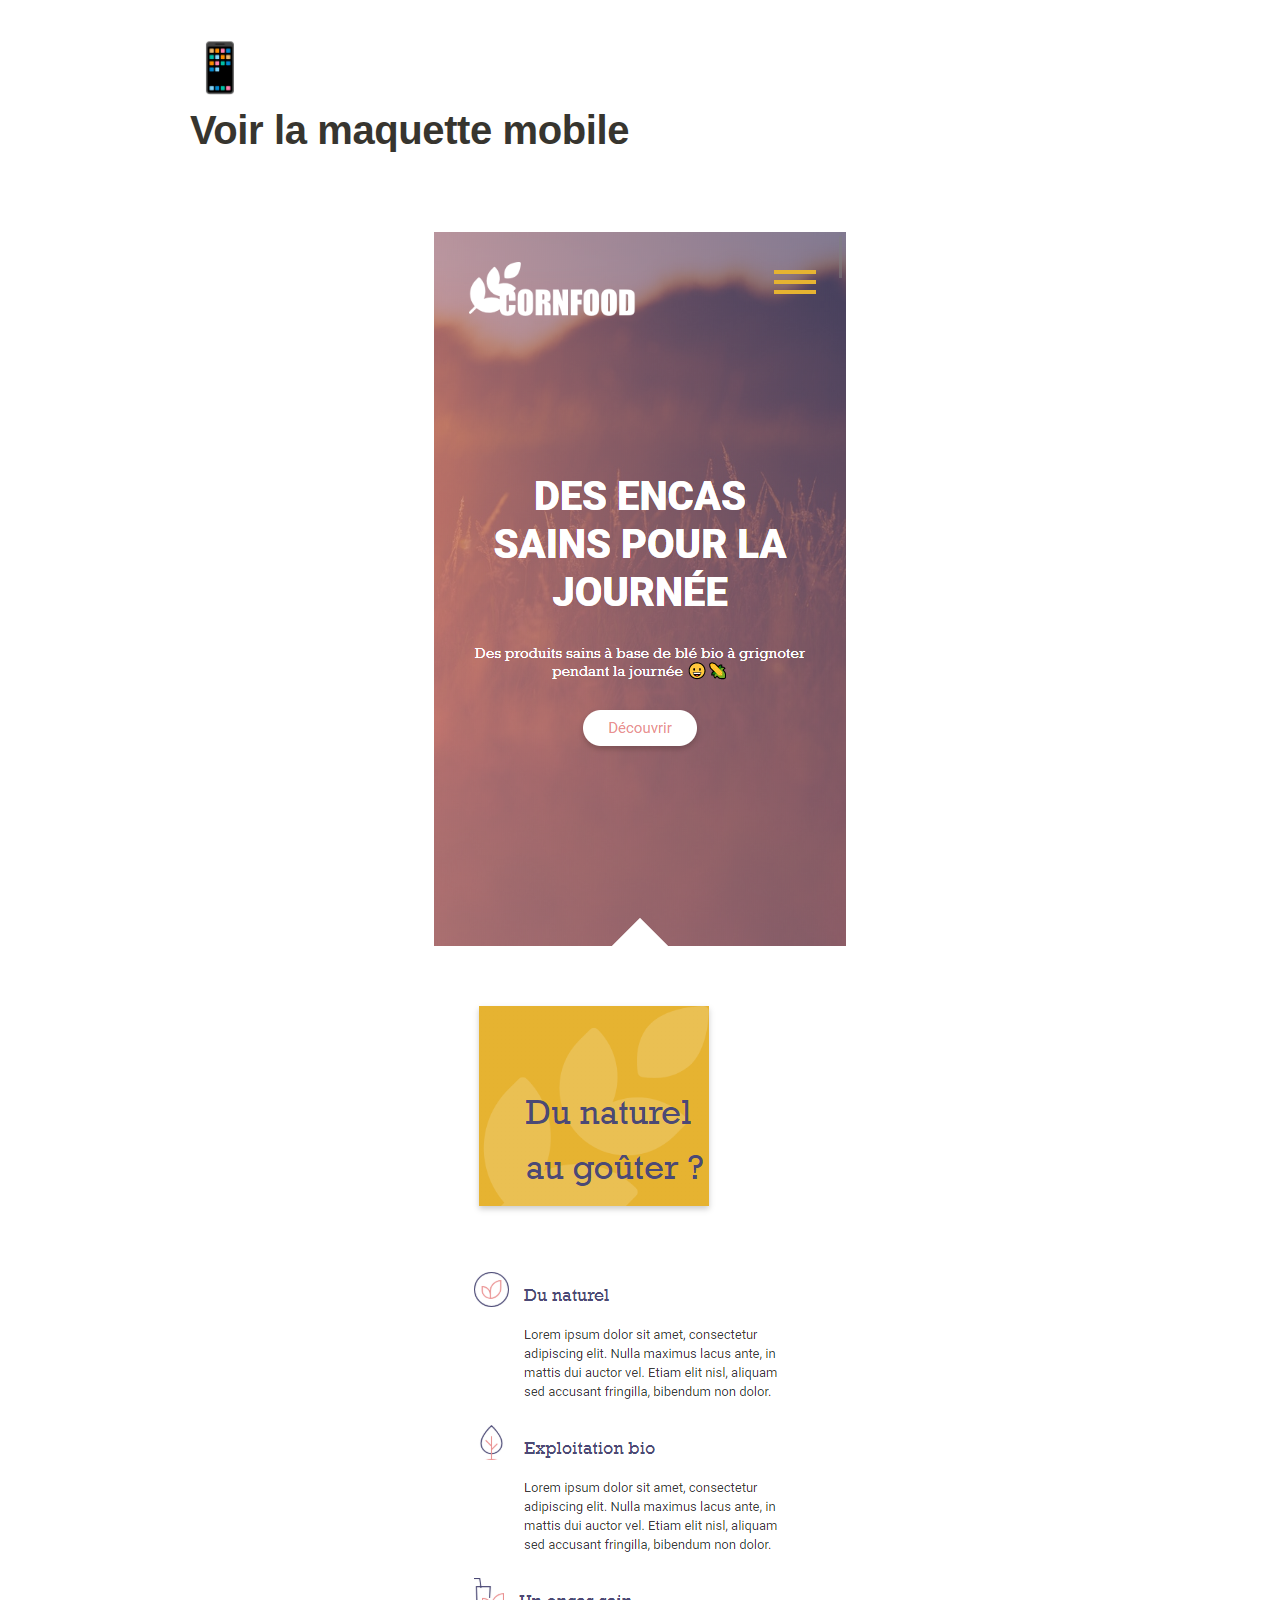
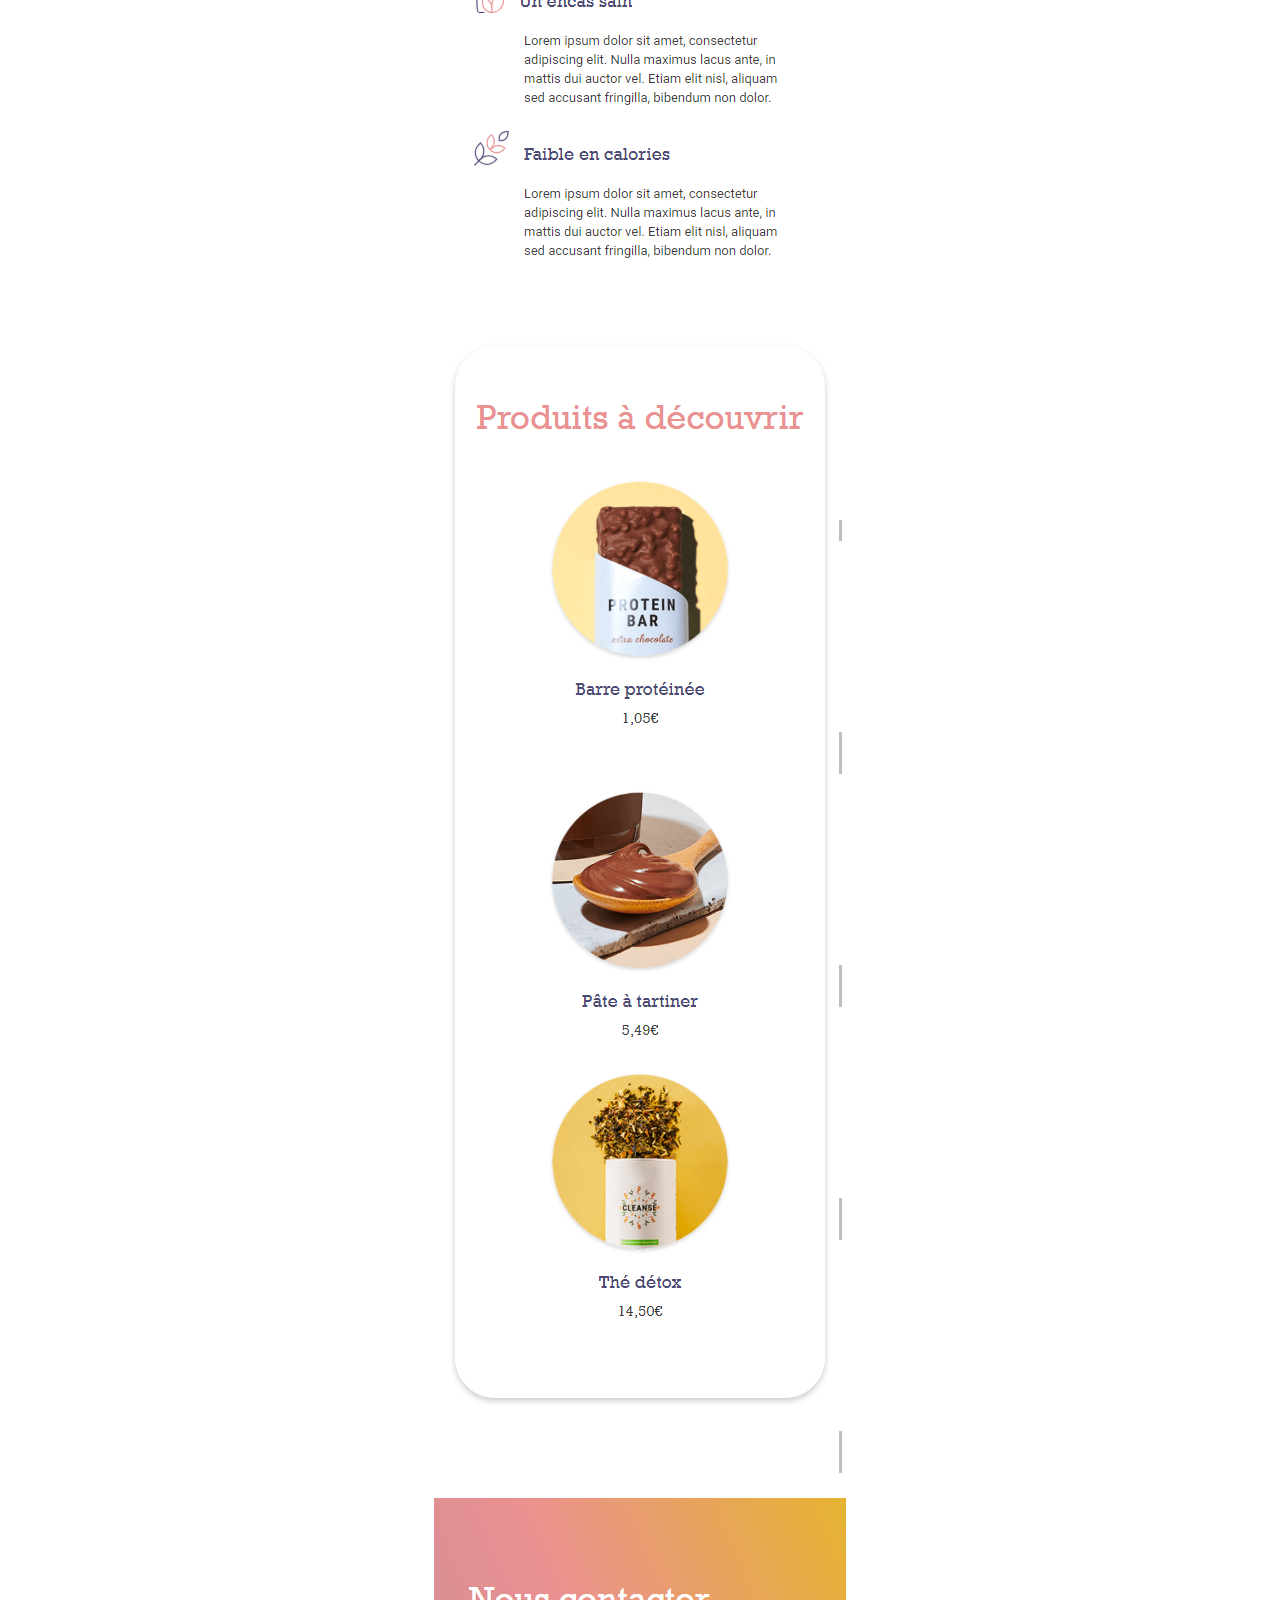
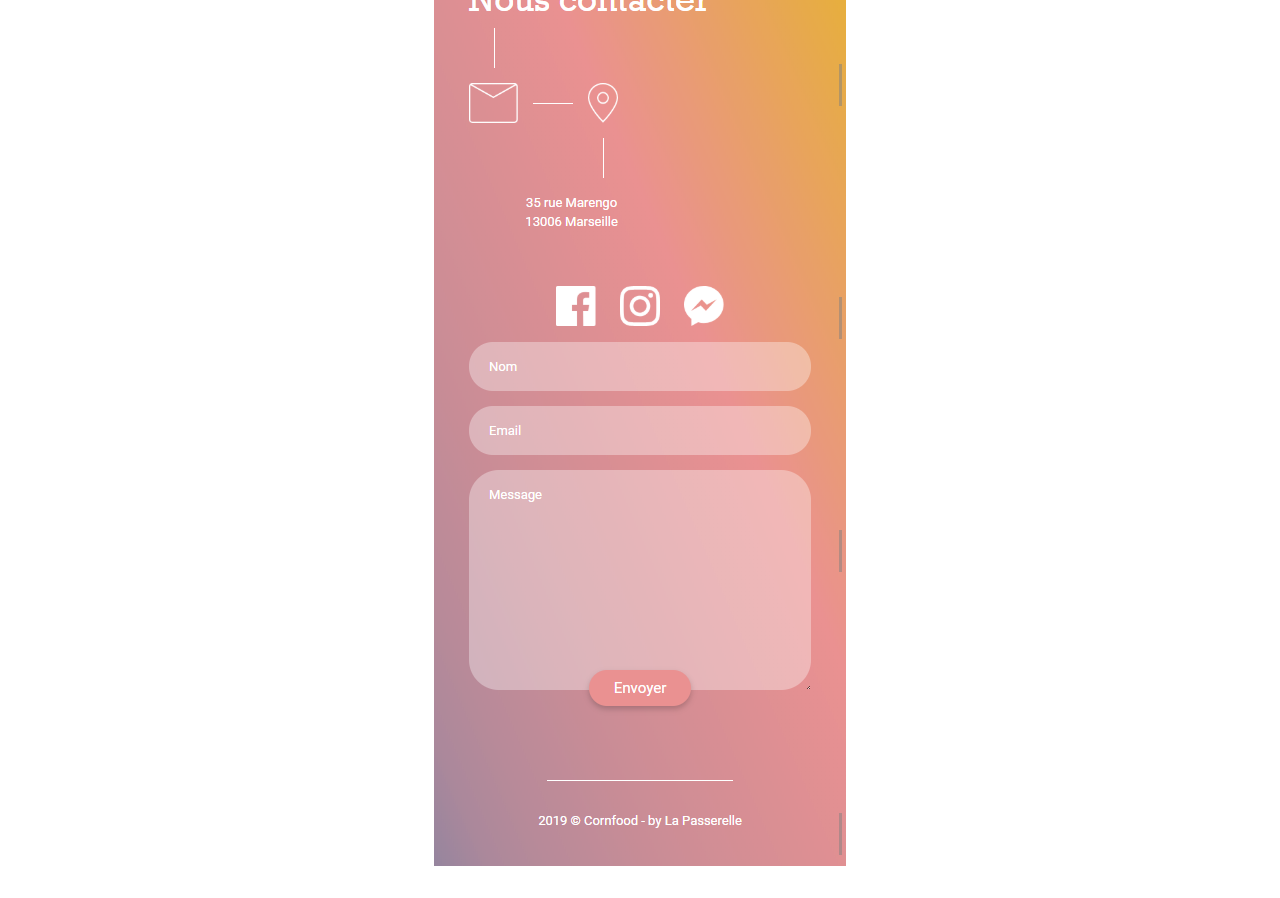
<file: Cornfood - énoncé 5a6c535c91744d4b869fe800d1a6898f/Voir la maquette mobile 8754c3cdaf4040b1aa9e14fe5898848e.html>
<html><head><meta http-equiv="Content-Type" content="text/html; charset=utf-8"/><title>Voir la maquette mobile</title><style>
/* webkit printing magic: print all background colors */
html {
	-webkit-print-color-adjust: exact;
}
* {
	box-sizing: border-box;
	-webkit-print-color-adjust: exact;
}

html,
body {
	margin: 0;
	padding: 0;
}
@media only screen {
	body {
		margin: 2em auto;
		max-width: 900px;
		color: rgb(55, 53, 47);
	}
}

body {
	line-height: 1.5;
	white-space: pre-wrap;
}

a,
a.visited {
	color: inherit;
	text-decoration: underline;
}

.pdf-relative-link-path {
	font-size: 80%;
	color: #444;
}

h1,
h2,
h3 {
	letter-spacing: -0.01em;
	line-height: 1.2;
	font-weight: 600;
	margin-bottom: 0;
}

.page-title {
	font-size: 2.5rem;
	font-weight: 700;
	margin-top: 0;
	margin-bottom: 0.75em;
}

h1 {
	font-size: 1.875rem;
	margin-top: 1.875rem;
}

h2 {
	font-size: 1.5rem;
	margin-top: 1.5rem;
}

h3 {
	font-size: 1.25rem;
	margin-top: 1.25rem;
}

.source {
	border: 1px solid #ddd;
	border-radius: 3px;
	padding: 1.5em;
	word-break: break-all;
}

.callout {
	border-radius: 3px;
	padding: 1rem;
}

figure {
	margin: 1.25em 0;
	page-break-inside: avoid;
}

figcaption {
	opacity: 0.5;
	font-size: 85%;
	margin-top: 0.5em;
}

mark {
	background-color: transparent;
}

.indented {
	padding-left: 1.5em;
}

hr {
	background: transparent;
	display: block;
	width: 100%;
	height: 1px;
	visibility: visible;
	border: none;
	border-bottom: 1px solid rgba(55, 53, 47, 0.09);
}

img {
	max-width: 100%;
}

@media only print {
	img {
		max-height: 100vh;
		object-fit: contain;
	}
}

@page {
	margin: 1in;
}

.collection-content {
	font-size: 0.875rem;
}

.column-list {
	display: flex;
	justify-content: space-between;
}

.column {
	padding: 0 1em;
}

.column:first-child {
	padding-left: 0;
}

.column:last-child {
	padding-right: 0;
}

.table_of_contents-item {
	display: block;
	font-size: 0.875rem;
	line-height: 1.3;
	padding: 0.125rem;
}

.table_of_contents-indent-1 {
	margin-left: 1.5rem;
}

.table_of_contents-indent-2 {
	margin-left: 3rem;
}

.table_of_contents-indent-3 {
	margin-left: 4.5rem;
}

.table_of_contents-link {
	text-decoration: none;
	opacity: 0.7;
	border-bottom: 1px solid rgba(55, 53, 47, 0.18);
}

table,
th,
td {
	border: 1px solid rgba(55, 53, 47, 0.09);
	border-collapse: collapse;
}

table {
	border-left: none;
	border-right: none;
}

th,
td {
	font-weight: normal;
	padding: 0.25em 0.5em;
	line-height: 1.5;
	min-height: 1.5em;
	text-align: left;
}

th {
	color: rgba(55, 53, 47, 0.6);
}

ol,
ul {
	margin: 0;
	margin-block-start: 0.6em;
	margin-block-end: 0.6em;
}

li > ol:first-child,
li > ul:first-child {
	margin-block-start: 0.6em;
}

ul > li {
	list-style: disc;
}

ul.to-do-list {
	text-indent: -1.7em;
}

ul.to-do-list > li {
	list-style: none;
}

.to-do-children-checked {
	text-decoration: line-through;
	opacity: 0.375;
}

ul.toggle > li {
	list-style: none;
}

ul {
	padding-inline-start: 1.7em;
}

ul > li {
	padding-left: 0.1em;
}

ol {
	padding-inline-start: 1.6em;
}

ol > li {
	padding-left: 0.2em;
}

.mono ol {
	padding-inline-start: 2em;
}

.mono ol > li {
	text-indent: -0.4em;
}

.toggle {
	padding-inline-start: 0em;
	list-style-type: none;
}

/* Indent toggle children */
.toggle > li > details {
	padding-left: 1.7em;
}

.toggle > li > details > summary {
	margin-left: -1.1em;
}

.selected-value {
	display: inline-block;
	padding: 0 0.5em;
	background: rgba(206, 205, 202, 0.5);
	border-radius: 3px;
	margin-right: 0.5em;
	margin-top: 0.3em;
	margin-bottom: 0.3em;
	white-space: nowrap;
}

.collection-title {
	display: inline-block;
	margin-right: 1em;
}

time {
	opacity: 0.5;
}

.icon {
	display: inline-block;
	max-width: 1.2em;
	max-height: 1.2em;
	text-decoration: none;
	vertical-align: text-bottom;
	margin-right: 0.5em;
}

img.icon {
	border-radius: 3px;
}

.user-icon {
	width: 1.5em;
	height: 1.5em;
	border-radius: 100%;
	margin-right: 0.5rem;
}

.user-icon-inner {
	font-size: 0.8em;
}

.text-icon {
	border: 1px solid #000;
	text-align: center;
}

.page-cover-image {
	display: block;
	object-fit: cover;
	width: 100%;
	height: 30vh;
}

.page-header-icon {
	font-size: 3rem;
	margin-bottom: 1rem;
}

.page-header-icon-with-cover {
	margin-top: -0.72em;
	margin-left: 0.07em;
}

.page-header-icon img {
	border-radius: 3px;
}

.link-to-page {
	margin: 1em 0;
	padding: 0;
	border: none;
	font-weight: 500;
}

p > .user {
	opacity: 0.5;
}

td > .user,
td > time {
	white-space: nowrap;
}

input[type="checkbox"] {
	transform: scale(1.5);
	margin-right: 0.6em;
	vertical-align: middle;
}

p {
	margin-top: 0.5em;
	margin-bottom: 0.5em;
}

.image {
	border: none;
	margin: 1.5em 0;
	padding: 0;
	border-radius: 0;
	text-align: center;
}

.code,
code {
	background: rgba(135, 131, 120, 0.15);
	border-radius: 3px;
	padding: 0.2em 0.4em;
	border-radius: 3px;
	font-size: 85%;
	tab-size: 2;
}

code {
	color: #eb5757;
}

.code {
	padding: 1.5em 1em;
}

.code-wrap {
	white-space: pre-wrap;
	word-break: break-all;
}

.code > code {
	background: none;
	padding: 0;
	font-size: 100%;
	color: inherit;
}

blockquote {
	font-size: 1.25em;
	margin: 1em 0;
	padding-left: 1em;
	border-left: 3px solid rgb(55, 53, 47);
}

.bookmark {
	text-decoration: none;
	max-height: 8em;
	padding: 0;
	display: flex;
	width: 100%;
	align-items: stretch;
}

.bookmark-title {
	font-size: 0.85em;
	overflow: hidden;
	text-overflow: ellipsis;
	height: 1.75em;
	white-space: nowrap;
}

.bookmark-text {
	display: flex;
	flex-direction: column;
}

.bookmark-info {
	flex: 4 1 180px;
	padding: 12px 14px 14px;
	display: flex;
	flex-direction: column;
	justify-content: space-between;
}

.bookmark-image {
	width: 33%;
	flex: 1 1 180px;
	display: block;
	position: relative;
	object-fit: cover;
	border-radius: 1px;
}

.bookmark-description {
	color: rgba(55, 53, 47, 0.6);
	font-size: 0.75em;
	overflow: hidden;
	max-height: 4.5em;
	word-break: break-word;
}

.bookmark-href {
	font-size: 0.75em;
	margin-top: 0.25em;
}

.sans { font-family: -apple-system, BlinkMacSystemFont, "Segoe UI", Helvetica, "Apple Color Emoji", Arial, sans-serif, "Segoe UI Emoji", "Segoe UI Symbol"; }
.code { font-family: "SFMono-Regular", Consolas, "Liberation Mono", Menlo, Courier, monospace; }
.serif { font-family: Lyon-Text, Georgia, YuMincho, "Yu Mincho", "Hiragino Mincho ProN", "Hiragino Mincho Pro", "Songti TC", "Songti SC", "SimSun", "Nanum Myeongjo", NanumMyeongjo, Batang, serif; }
.mono { font-family: iawriter-mono, Nitti, Menlo, Courier, monospace; }
.pdf .sans { font-family: Inter, -apple-system, BlinkMacSystemFont, "Segoe UI", Helvetica, "Apple Color Emoji", Arial, sans-serif, "Segoe UI Emoji", "Segoe UI Symbol", 'Twemoji', 'Noto Color Emoji', 'Noto Sans CJK SC', 'Noto Sans CJK KR'; }

.pdf .code { font-family: Source Code Pro, "SFMono-Regular", Consolas, "Liberation Mono", Menlo, Courier, monospace, 'Twemoji', 'Noto Color Emoji', 'Noto Sans Mono CJK SC', 'Noto Sans Mono CJK KR'; }

.pdf .serif { font-family: PT Serif, Lyon-Text, Georgia, YuMincho, "Yu Mincho", "Hiragino Mincho ProN", "Hiragino Mincho Pro", "Songti TC", "Songti SC", "SimSun", "Nanum Myeongjo", NanumMyeongjo, Batang, serif, 'Twemoji', 'Noto Color Emoji', 'Noto Sans CJK SC', 'Noto Sans CJK KR'; }

.pdf .mono { font-family: PT Mono, iawriter-mono, Nitti, Menlo, Courier, monospace, 'Twemoji', 'Noto Color Emoji', 'Noto Sans Mono CJK SC', 'Noto Sans Mono CJK KR'; }

.highlight-default {
}
.highlight-gray {
	color: rgb(155,154,151);
}
.highlight-brown {
	color: rgb(100,71,58);
}
.highlight-orange {
	color: rgb(217,115,13);
}
.highlight-yellow {
	color: rgb(223,171,1);
}
.highlight-teal {
	color: rgb(15,123,108);
}
.highlight-blue {
	color: rgb(11,110,153);
}
.highlight-purple {
	color: rgb(105,64,165);
}
.highlight-pink {
	color: rgb(173,26,114);
}
.highlight-red {
	color: rgb(224,62,62);
}
.highlight-gray_background {
	background: rgb(235,236,237);
}
.highlight-brown_background {
	background: rgb(233,229,227);
}
.highlight-orange_background {
	background: rgb(250,235,221);
}
.highlight-yellow_background {
	background: rgb(251,243,219);
}
.highlight-teal_background {
	background: rgb(221,237,234);
}
.highlight-blue_background {
	background: rgb(221,235,241);
}
.highlight-purple_background {
	background: rgb(234,228,242);
}
.highlight-pink_background {
	background: rgb(244,223,235);
}
.highlight-red_background {
	background: rgb(251,228,228);
}
.block-color-default {
	color: inherit;
	fill: inherit;
}
.block-color-gray {
	color: rgba(55, 53, 47, 0.6);
	fill: rgba(55, 53, 47, 0.6);
}
.block-color-brown {
	color: rgb(100,71,58);
	fill: rgb(100,71,58);
}
.block-color-orange {
	color: rgb(217,115,13);
	fill: rgb(217,115,13);
}
.block-color-yellow {
	color: rgb(223,171,1);
	fill: rgb(223,171,1);
}
.block-color-teal {
	color: rgb(15,123,108);
	fill: rgb(15,123,108);
}
.block-color-blue {
	color: rgb(11,110,153);
	fill: rgb(11,110,153);
}
.block-color-purple {
	color: rgb(105,64,165);
	fill: rgb(105,64,165);
}
.block-color-pink {
	color: rgb(173,26,114);
	fill: rgb(173,26,114);
}
.block-color-red {
	color: rgb(224,62,62);
	fill: rgb(224,62,62);
}
.block-color-gray_background {
	background: rgb(235,236,237);
}
.block-color-brown_background {
	background: rgb(233,229,227);
}
.block-color-orange_background {
	background: rgb(250,235,221);
}
.block-color-yellow_background {
	background: rgb(251,243,219);
}
.block-color-teal_background {
	background: rgb(221,237,234);
}
.block-color-blue_background {
	background: rgb(221,235,241);
}
.block-color-purple_background {
	background: rgb(234,228,242);
}
.block-color-pink_background {
	background: rgb(244,223,235);
}
.block-color-red_background {
	background: rgb(251,228,228);
}
.select-value-color-default { background-color: rgba(206,205,202,0.5); }
.select-value-color-gray { background-color: rgba(155,154,151, 0.4); }
.select-value-color-brown { background-color: rgba(140,46,0,0.2); }
.select-value-color-orange { background-color: rgba(245,93,0,0.2); }
.select-value-color-yellow { background-color: rgba(233,168,0,0.2); }
.select-value-color-green { background-color: rgba(0,135,107,0.2); }
.select-value-color-blue { background-color: rgba(0,120,223,0.2); }
.select-value-color-purple { background-color: rgba(103,36,222,0.2); }
.select-value-color-pink { background-color: rgba(221,0,129,0.2); }
.select-value-color-red { background-color: rgba(255,0,26,0.2); }

.checkbox {
	display: inline-flex;
	vertical-align: text-bottom;
	width: 16;
	height: 16;
	background-size: 16px;
	margin-left: 2px;
	margin-right: 5px;
}

.checkbox-on {
	background-image: url("data:image/svg+xml;charset=UTF-8,%3Csvg%20width%3D%2216%22%20height%3D%2216%22%20viewBox%3D%220%200%2016%2016%22%20fill%3D%22none%22%20xmlns%3D%22http%3A%2F%2Fwww.w3.org%2F2000%2Fsvg%22%3E%0A%3Crect%20width%3D%2216%22%20height%3D%2216%22%20fill%3D%22%2358A9D7%22%2F%3E%0A%3Cpath%20d%3D%22M6.71429%2012.2852L14%204.9995L12.7143%203.71436L6.71429%209.71378L3.28571%206.2831L2%207.57092L6.71429%2012.2852Z%22%20fill%3D%22white%22%2F%3E%0A%3C%2Fsvg%3E");
}

.checkbox-off {
	background-image: url("data:image/svg+xml;charset=UTF-8,%3Csvg%20width%3D%2216%22%20height%3D%2216%22%20viewBox%3D%220%200%2016%2016%22%20fill%3D%22none%22%20xmlns%3D%22http%3A%2F%2Fwww.w3.org%2F2000%2Fsvg%22%3E%0A%3Crect%20x%3D%220.75%22%20y%3D%220.75%22%20width%3D%2214.5%22%20height%3D%2214.5%22%20fill%3D%22white%22%20stroke%3D%22%2336352F%22%20stroke-width%3D%221.5%22%2F%3E%0A%3C%2Fsvg%3E");
}
	
</style></head><body><article id="8754c3cd-af40-40b1-aa9e-14fe5898848e" class="page sans"><header><div class="page-header-icon undefined"><span class="icon">📱</span></div><h1 class="page-title">Voir la maquette mobile</h1></header><div class="page-body"><p id="c9f08714-9f03-4ca4-a58a-3423204e5651" class="">
</p><figure id="1d69ab9f-d647-4b47-b3cb-32062606cbae" class="image"><a href="Voir%20la%20maquette%20mobile%208754c3cdaf4040b1aa9e14fe5898848e/homde_mobile.png"><img style="width:412px" src="Voir%20la%20maquette%20mobile%208754c3cdaf4040b1aa9e14fe5898848e/homde_mobile.png"/></a></figure></div></article></body></html>
</file>
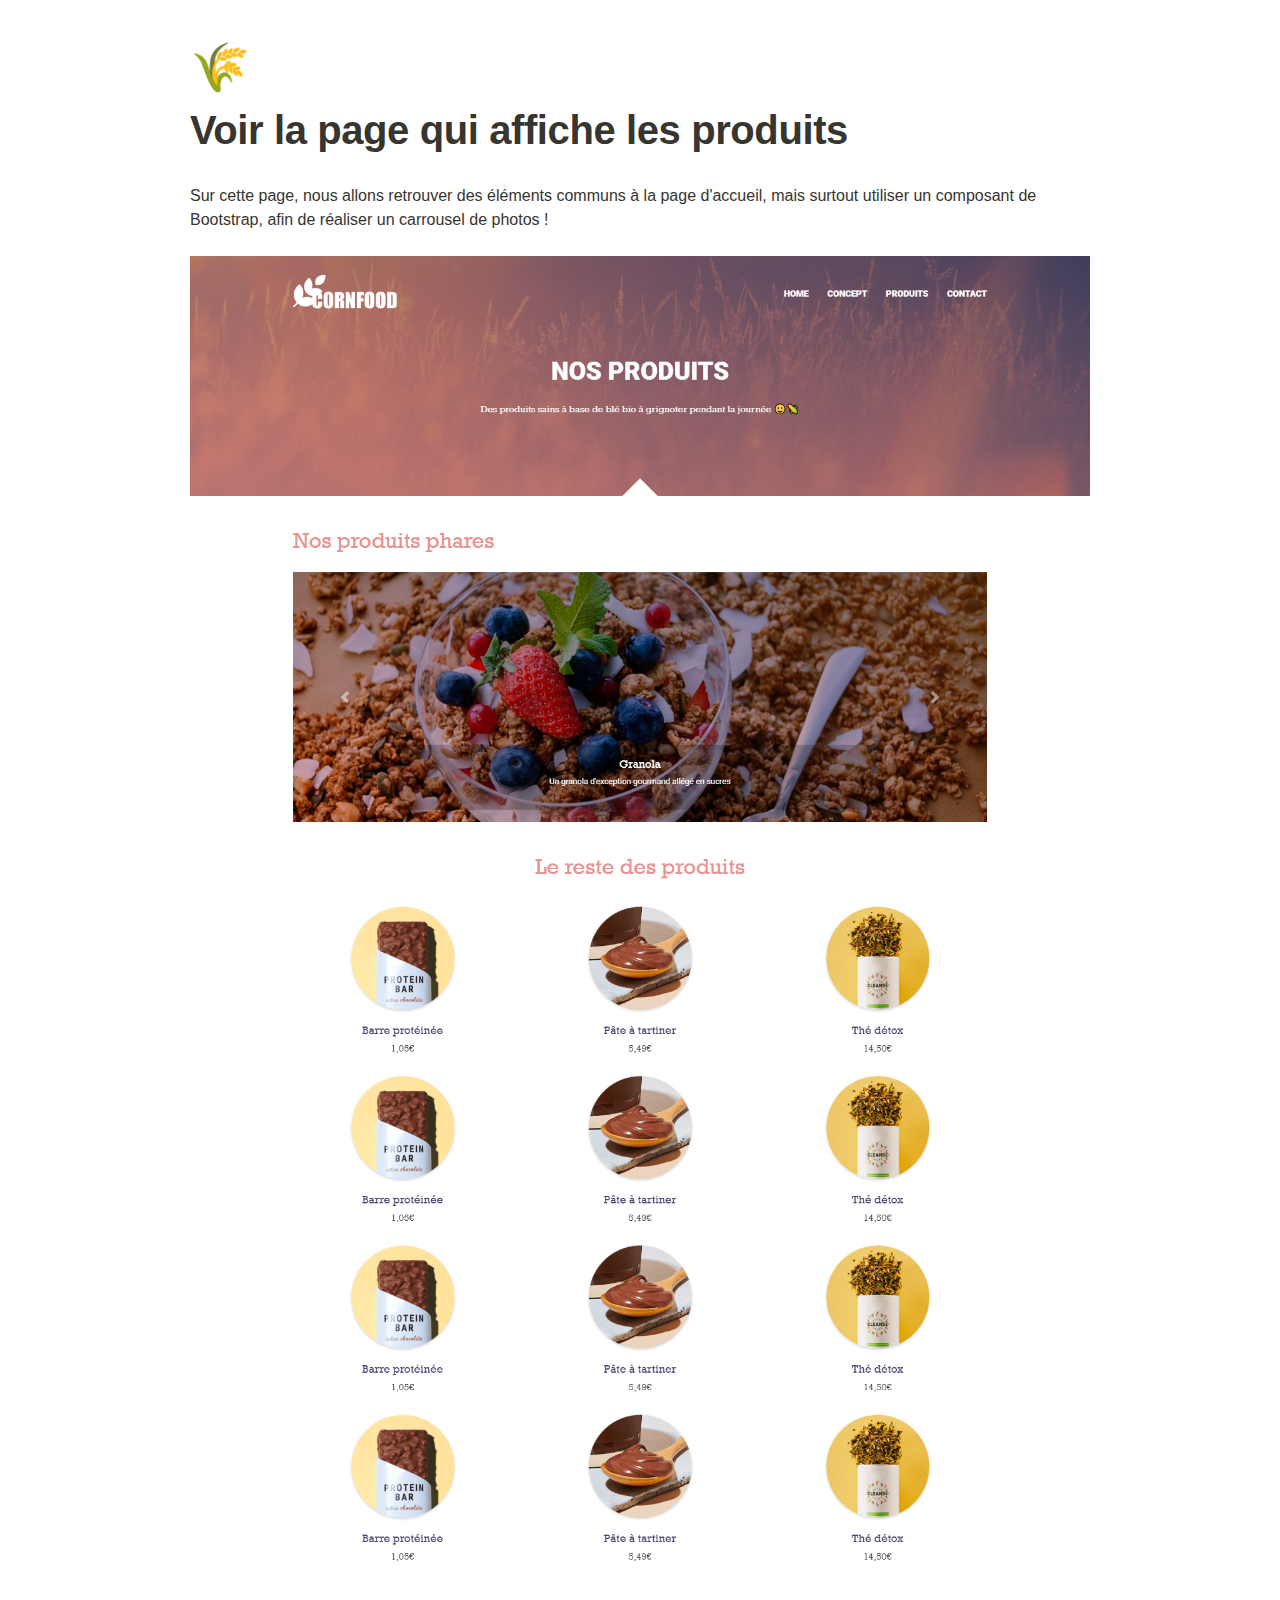
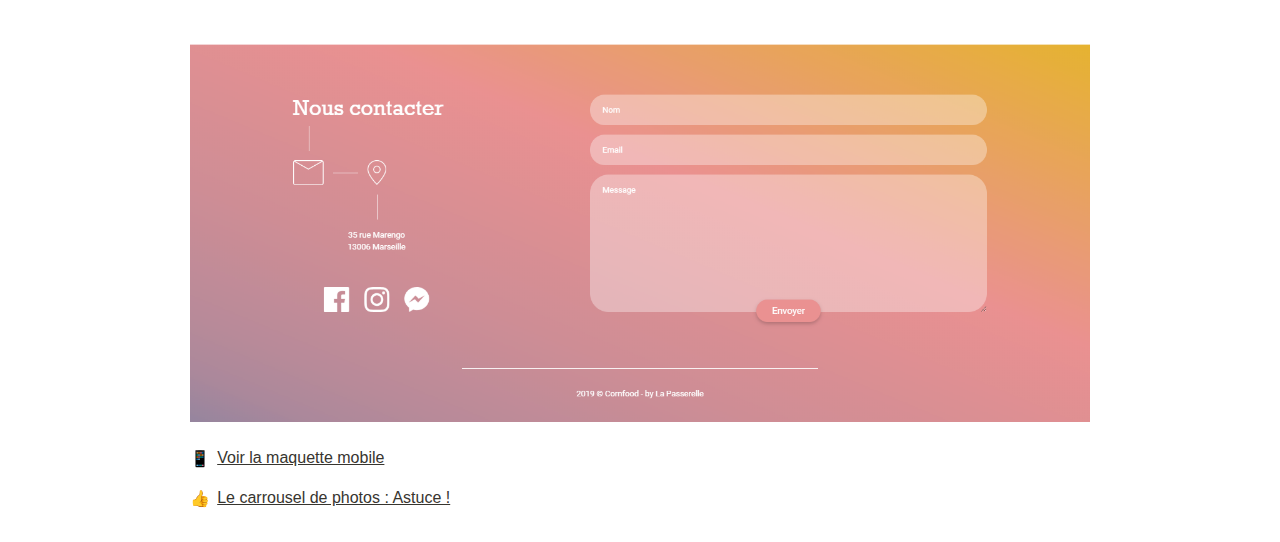
<file: Cornfood - énoncé 5a6c535c91744d4b869fe800d1a6898f/Voir la page qui affiche les produits daf7bc95143843439d13136b5e67a67f.html>
<html><head><meta http-equiv="Content-Type" content="text/html; charset=utf-8"/><title>Voir la page qui affiche les produits</title><style>
/* webkit printing magic: print all background colors */
html {
	-webkit-print-color-adjust: exact;
}
* {
	box-sizing: border-box;
	-webkit-print-color-adjust: exact;
}

html,
body {
	margin: 0;
	padding: 0;
}
@media only screen {
	body {
		margin: 2em auto;
		max-width: 900px;
		color: rgb(55, 53, 47);
	}
}

body {
	line-height: 1.5;
	white-space: pre-wrap;
}

a,
a.visited {
	color: inherit;
	text-decoration: underline;
}

.pdf-relative-link-path {
	font-size: 80%;
	color: #444;
}

h1,
h2,
h3 {
	letter-spacing: -0.01em;
	line-height: 1.2;
	font-weight: 600;
	margin-bottom: 0;
}

.page-title {
	font-size: 2.5rem;
	font-weight: 700;
	margin-top: 0;
	margin-bottom: 0.75em;
}

h1 {
	font-size: 1.875rem;
	margin-top: 1.875rem;
}

h2 {
	font-size: 1.5rem;
	margin-top: 1.5rem;
}

h3 {
	font-size: 1.25rem;
	margin-top: 1.25rem;
}

.source {
	border: 1px solid #ddd;
	border-radius: 3px;
	padding: 1.5em;
	word-break: break-all;
}

.callout {
	border-radius: 3px;
	padding: 1rem;
}

figure {
	margin: 1.25em 0;
	page-break-inside: avoid;
}

figcaption {
	opacity: 0.5;
	font-size: 85%;
	margin-top: 0.5em;
}

mark {
	background-color: transparent;
}

.indented {
	padding-left: 1.5em;
}

hr {
	background: transparent;
	display: block;
	width: 100%;
	height: 1px;
	visibility: visible;
	border: none;
	border-bottom: 1px solid rgba(55, 53, 47, 0.09);
}

img {
	max-width: 100%;
}

@media only print {
	img {
		max-height: 100vh;
		object-fit: contain;
	}
}

@page {
	margin: 1in;
}

.collection-content {
	font-size: 0.875rem;
}

.column-list {
	display: flex;
	justify-content: space-between;
}

.column {
	padding: 0 1em;
}

.column:first-child {
	padding-left: 0;
}

.column:last-child {
	padding-right: 0;
}

.table_of_contents-item {
	display: block;
	font-size: 0.875rem;
	line-height: 1.3;
	padding: 0.125rem;
}

.table_of_contents-indent-1 {
	margin-left: 1.5rem;
}

.table_of_contents-indent-2 {
	margin-left: 3rem;
}

.table_of_contents-indent-3 {
	margin-left: 4.5rem;
}

.table_of_contents-link {
	text-decoration: none;
	opacity: 0.7;
	border-bottom: 1px solid rgba(55, 53, 47, 0.18);
}

table,
th,
td {
	border: 1px solid rgba(55, 53, 47, 0.09);
	border-collapse: collapse;
}

table {
	border-left: none;
	border-right: none;
}

th,
td {
	font-weight: normal;
	padding: 0.25em 0.5em;
	line-height: 1.5;
	min-height: 1.5em;
	text-align: left;
}

th {
	color: rgba(55, 53, 47, 0.6);
}

ol,
ul {
	margin: 0;
	margin-block-start: 0.6em;
	margin-block-end: 0.6em;
}

li > ol:first-child,
li > ul:first-child {
	margin-block-start: 0.6em;
}

ul > li {
	list-style: disc;
}

ul.to-do-list {
	text-indent: -1.7em;
}

ul.to-do-list > li {
	list-style: none;
}

.to-do-children-checked {
	text-decoration: line-through;
	opacity: 0.375;
}

ul.toggle > li {
	list-style: none;
}

ul {
	padding-inline-start: 1.7em;
}

ul > li {
	padding-left: 0.1em;
}

ol {
	padding-inline-start: 1.6em;
}

ol > li {
	padding-left: 0.2em;
}

.mono ol {
	padding-inline-start: 2em;
}

.mono ol > li {
	text-indent: -0.4em;
}

.toggle {
	padding-inline-start: 0em;
	list-style-type: none;
}

/* Indent toggle children */
.toggle > li > details {
	padding-left: 1.7em;
}

.toggle > li > details > summary {
	margin-left: -1.1em;
}

.selected-value {
	display: inline-block;
	padding: 0 0.5em;
	background: rgba(206, 205, 202, 0.5);
	border-radius: 3px;
	margin-right: 0.5em;
	margin-top: 0.3em;
	margin-bottom: 0.3em;
	white-space: nowrap;
}

.collection-title {
	display: inline-block;
	margin-right: 1em;
}

time {
	opacity: 0.5;
}

.icon {
	display: inline-block;
	max-width: 1.2em;
	max-height: 1.2em;
	text-decoration: none;
	vertical-align: text-bottom;
	margin-right: 0.5em;
}

img.icon {
	border-radius: 3px;
}

.user-icon {
	width: 1.5em;
	height: 1.5em;
	border-radius: 100%;
	margin-right: 0.5rem;
}

.user-icon-inner {
	font-size: 0.8em;
}

.text-icon {
	border: 1px solid #000;
	text-align: center;
}

.page-cover-image {
	display: block;
	object-fit: cover;
	width: 100%;
	height: 30vh;
}

.page-header-icon {
	font-size: 3rem;
	margin-bottom: 1rem;
}

.page-header-icon-with-cover {
	margin-top: -0.72em;
	margin-left: 0.07em;
}

.page-header-icon img {
	border-radius: 3px;
}

.link-to-page {
	margin: 1em 0;
	padding: 0;
	border: none;
	font-weight: 500;
}

p > .user {
	opacity: 0.5;
}

td > .user,
td > time {
	white-space: nowrap;
}

input[type="checkbox"] {
	transform: scale(1.5);
	margin-right: 0.6em;
	vertical-align: middle;
}

p {
	margin-top: 0.5em;
	margin-bottom: 0.5em;
}

.image {
	border: none;
	margin: 1.5em 0;
	padding: 0;
	border-radius: 0;
	text-align: center;
}

.code,
code {
	background: rgba(135, 131, 120, 0.15);
	border-radius: 3px;
	padding: 0.2em 0.4em;
	border-radius: 3px;
	font-size: 85%;
	tab-size: 2;
}

code {
	color: #eb5757;
}

.code {
	padding: 1.5em 1em;
}

.code-wrap {
	white-space: pre-wrap;
	word-break: break-all;
}

.code > code {
	background: none;
	padding: 0;
	font-size: 100%;
	color: inherit;
}

blockquote {
	font-size: 1.25em;
	margin: 1em 0;
	padding-left: 1em;
	border-left: 3px solid rgb(55, 53, 47);
}

.bookmark {
	text-decoration: none;
	max-height: 8em;
	padding: 0;
	display: flex;
	width: 100%;
	align-items: stretch;
}

.bookmark-title {
	font-size: 0.85em;
	overflow: hidden;
	text-overflow: ellipsis;
	height: 1.75em;
	white-space: nowrap;
}

.bookmark-text {
	display: flex;
	flex-direction: column;
}

.bookmark-info {
	flex: 4 1 180px;
	padding: 12px 14px 14px;
	display: flex;
	flex-direction: column;
	justify-content: space-between;
}

.bookmark-image {
	width: 33%;
	flex: 1 1 180px;
	display: block;
	position: relative;
	object-fit: cover;
	border-radius: 1px;
}

.bookmark-description {
	color: rgba(55, 53, 47, 0.6);
	font-size: 0.75em;
	overflow: hidden;
	max-height: 4.5em;
	word-break: break-word;
}

.bookmark-href {
	font-size: 0.75em;
	margin-top: 0.25em;
}

.sans { font-family: -apple-system, BlinkMacSystemFont, "Segoe UI", Helvetica, "Apple Color Emoji", Arial, sans-serif, "Segoe UI Emoji", "Segoe UI Symbol"; }
.code { font-family: "SFMono-Regular", Consolas, "Liberation Mono", Menlo, Courier, monospace; }
.serif { font-family: Lyon-Text, Georgia, YuMincho, "Yu Mincho", "Hiragino Mincho ProN", "Hiragino Mincho Pro", "Songti TC", "Songti SC", "SimSun", "Nanum Myeongjo", NanumMyeongjo, Batang, serif; }
.mono { font-family: iawriter-mono, Nitti, Menlo, Courier, monospace; }
.pdf .sans { font-family: Inter, -apple-system, BlinkMacSystemFont, "Segoe UI", Helvetica, "Apple Color Emoji", Arial, sans-serif, "Segoe UI Emoji", "Segoe UI Symbol", 'Twemoji', 'Noto Color Emoji', 'Noto Sans CJK SC', 'Noto Sans CJK KR'; }

.pdf .code { font-family: Source Code Pro, "SFMono-Regular", Consolas, "Liberation Mono", Menlo, Courier, monospace, 'Twemoji', 'Noto Color Emoji', 'Noto Sans Mono CJK SC', 'Noto Sans Mono CJK KR'; }

.pdf .serif { font-family: PT Serif, Lyon-Text, Georgia, YuMincho, "Yu Mincho", "Hiragino Mincho ProN", "Hiragino Mincho Pro", "Songti TC", "Songti SC", "SimSun", "Nanum Myeongjo", NanumMyeongjo, Batang, serif, 'Twemoji', 'Noto Color Emoji', 'Noto Sans CJK SC', 'Noto Sans CJK KR'; }

.pdf .mono { font-family: PT Mono, iawriter-mono, Nitti, Menlo, Courier, monospace, 'Twemoji', 'Noto Color Emoji', 'Noto Sans Mono CJK SC', 'Noto Sans Mono CJK KR'; }

.highlight-default {
}
.highlight-gray {
	color: rgb(155,154,151);
}
.highlight-brown {
	color: rgb(100,71,58);
}
.highlight-orange {
	color: rgb(217,115,13);
}
.highlight-yellow {
	color: rgb(223,171,1);
}
.highlight-teal {
	color: rgb(15,123,108);
}
.highlight-blue {
	color: rgb(11,110,153);
}
.highlight-purple {
	color: rgb(105,64,165);
}
.highlight-pink {
	color: rgb(173,26,114);
}
.highlight-red {
	color: rgb(224,62,62);
}
.highlight-gray_background {
	background: rgb(235,236,237);
}
.highlight-brown_background {
	background: rgb(233,229,227);
}
.highlight-orange_background {
	background: rgb(250,235,221);
}
.highlight-yellow_background {
	background: rgb(251,243,219);
}
.highlight-teal_background {
	background: rgb(221,237,234);
}
.highlight-blue_background {
	background: rgb(221,235,241);
}
.highlight-purple_background {
	background: rgb(234,228,242);
}
.highlight-pink_background {
	background: rgb(244,223,235);
}
.highlight-red_background {
	background: rgb(251,228,228);
}
.block-color-default {
	color: inherit;
	fill: inherit;
}
.block-color-gray {
	color: rgba(55, 53, 47, 0.6);
	fill: rgba(55, 53, 47, 0.6);
}
.block-color-brown {
	color: rgb(100,71,58);
	fill: rgb(100,71,58);
}
.block-color-orange {
	color: rgb(217,115,13);
	fill: rgb(217,115,13);
}
.block-color-yellow {
	color: rgb(223,171,1);
	fill: rgb(223,171,1);
}
.block-color-teal {
	color: rgb(15,123,108);
	fill: rgb(15,123,108);
}
.block-color-blue {
	color: rgb(11,110,153);
	fill: rgb(11,110,153);
}
.block-color-purple {
	color: rgb(105,64,165);
	fill: rgb(105,64,165);
}
.block-color-pink {
	color: rgb(173,26,114);
	fill: rgb(173,26,114);
}
.block-color-red {
	color: rgb(224,62,62);
	fill: rgb(224,62,62);
}
.block-color-gray_background {
	background: rgb(235,236,237);
}
.block-color-brown_background {
	background: rgb(233,229,227);
}
.block-color-orange_background {
	background: rgb(250,235,221);
}
.block-color-yellow_background {
	background: rgb(251,243,219);
}
.block-color-teal_background {
	background: rgb(221,237,234);
}
.block-color-blue_background {
	background: rgb(221,235,241);
}
.block-color-purple_background {
	background: rgb(234,228,242);
}
.block-color-pink_background {
	background: rgb(244,223,235);
}
.block-color-red_background {
	background: rgb(251,228,228);
}
.select-value-color-default { background-color: rgba(206,205,202,0.5); }
.select-value-color-gray { background-color: rgba(155,154,151, 0.4); }
.select-value-color-brown { background-color: rgba(140,46,0,0.2); }
.select-value-color-orange { background-color: rgba(245,93,0,0.2); }
.select-value-color-yellow { background-color: rgba(233,168,0,0.2); }
.select-value-color-green { background-color: rgba(0,135,107,0.2); }
.select-value-color-blue { background-color: rgba(0,120,223,0.2); }
.select-value-color-purple { background-color: rgba(103,36,222,0.2); }
.select-value-color-pink { background-color: rgba(221,0,129,0.2); }
.select-value-color-red { background-color: rgba(255,0,26,0.2); }

.checkbox {
	display: inline-flex;
	vertical-align: text-bottom;
	width: 16;
	height: 16;
	background-size: 16px;
	margin-left: 2px;
	margin-right: 5px;
}

.checkbox-on {
	background-image: url("data:image/svg+xml;charset=UTF-8,%3Csvg%20width%3D%2216%22%20height%3D%2216%22%20viewBox%3D%220%200%2016%2016%22%20fill%3D%22none%22%20xmlns%3D%22http%3A%2F%2Fwww.w3.org%2F2000%2Fsvg%22%3E%0A%3Crect%20width%3D%2216%22%20height%3D%2216%22%20fill%3D%22%2358A9D7%22%2F%3E%0A%3Cpath%20d%3D%22M6.71429%2012.2852L14%204.9995L12.7143%203.71436L6.71429%209.71378L3.28571%206.2831L2%207.57092L6.71429%2012.2852Z%22%20fill%3D%22white%22%2F%3E%0A%3C%2Fsvg%3E");
}

.checkbox-off {
	background-image: url("data:image/svg+xml;charset=UTF-8,%3Csvg%20width%3D%2216%22%20height%3D%2216%22%20viewBox%3D%220%200%2016%2016%22%20fill%3D%22none%22%20xmlns%3D%22http%3A%2F%2Fwww.w3.org%2F2000%2Fsvg%22%3E%0A%3Crect%20x%3D%220.75%22%20y%3D%220.75%22%20width%3D%2214.5%22%20height%3D%2214.5%22%20fill%3D%22white%22%20stroke%3D%22%2336352F%22%20stroke-width%3D%221.5%22%2F%3E%0A%3C%2Fsvg%3E");
}
	
</style></head><body><article id="daf7bc95-1438-4343-9d13-136b5e67a67f" class="page sans"><header><div class="page-header-icon undefined"><span class="icon">🌾</span></div><h1 class="page-title">Voir la page qui affiche les produits</h1></header><div class="page-body"><p id="0ad6f789-1c2f-47f9-b3a6-3cd7085dcf3d" class="">Sur cette page, nous allons retrouver des éléments communs à la page d&#x27;accueil, mais surtout utiliser un composant de Bootstrap, afin de réaliser un carrousel de photos !</p><figure id="dc16a027-1e67-4367-91e8-7916eaaa4903" class="image"><a href="Voir%20la%20page%20qui%20affiche%20les%20produits%20daf7bc95143843439d13136b5e67a67f/produits_desktop.png"><img style="width:1440px" src="Voir%20la%20page%20qui%20affiche%20les%20produits%20daf7bc95143843439d13136b5e67a67f/produits_desktop.png"/></a></figure><figure id="7fa1b521-0248-4a51-8361-9679f4c9688d" class="link-to-page"><a href="Voir%20la%20page%20qui%20affiche%20les%20produits%20daf7bc95143843439d13136b5e67a67f/Voir%20la%20maquette%20mobile%207fa1b52102484a5183619679f4c9688d.html"><span class="icon">📱</span>Voir la maquette mobile</a></figure><figure id="9417d776-d884-4d55-ac91-70d37bd45753" class="link-to-page"><a href="Voir%20la%20page%20qui%20affiche%20les%20produits%20daf7bc95143843439d13136b5e67a67f/Le%20carrousel%20de%20photos%20Astuce%20!%209417d776d8844d55ac9170d37bd45753.html"><span class="icon">👍</span>Le carrousel de photos : Astuce !</a></figure></div></article></body></html>
</file>
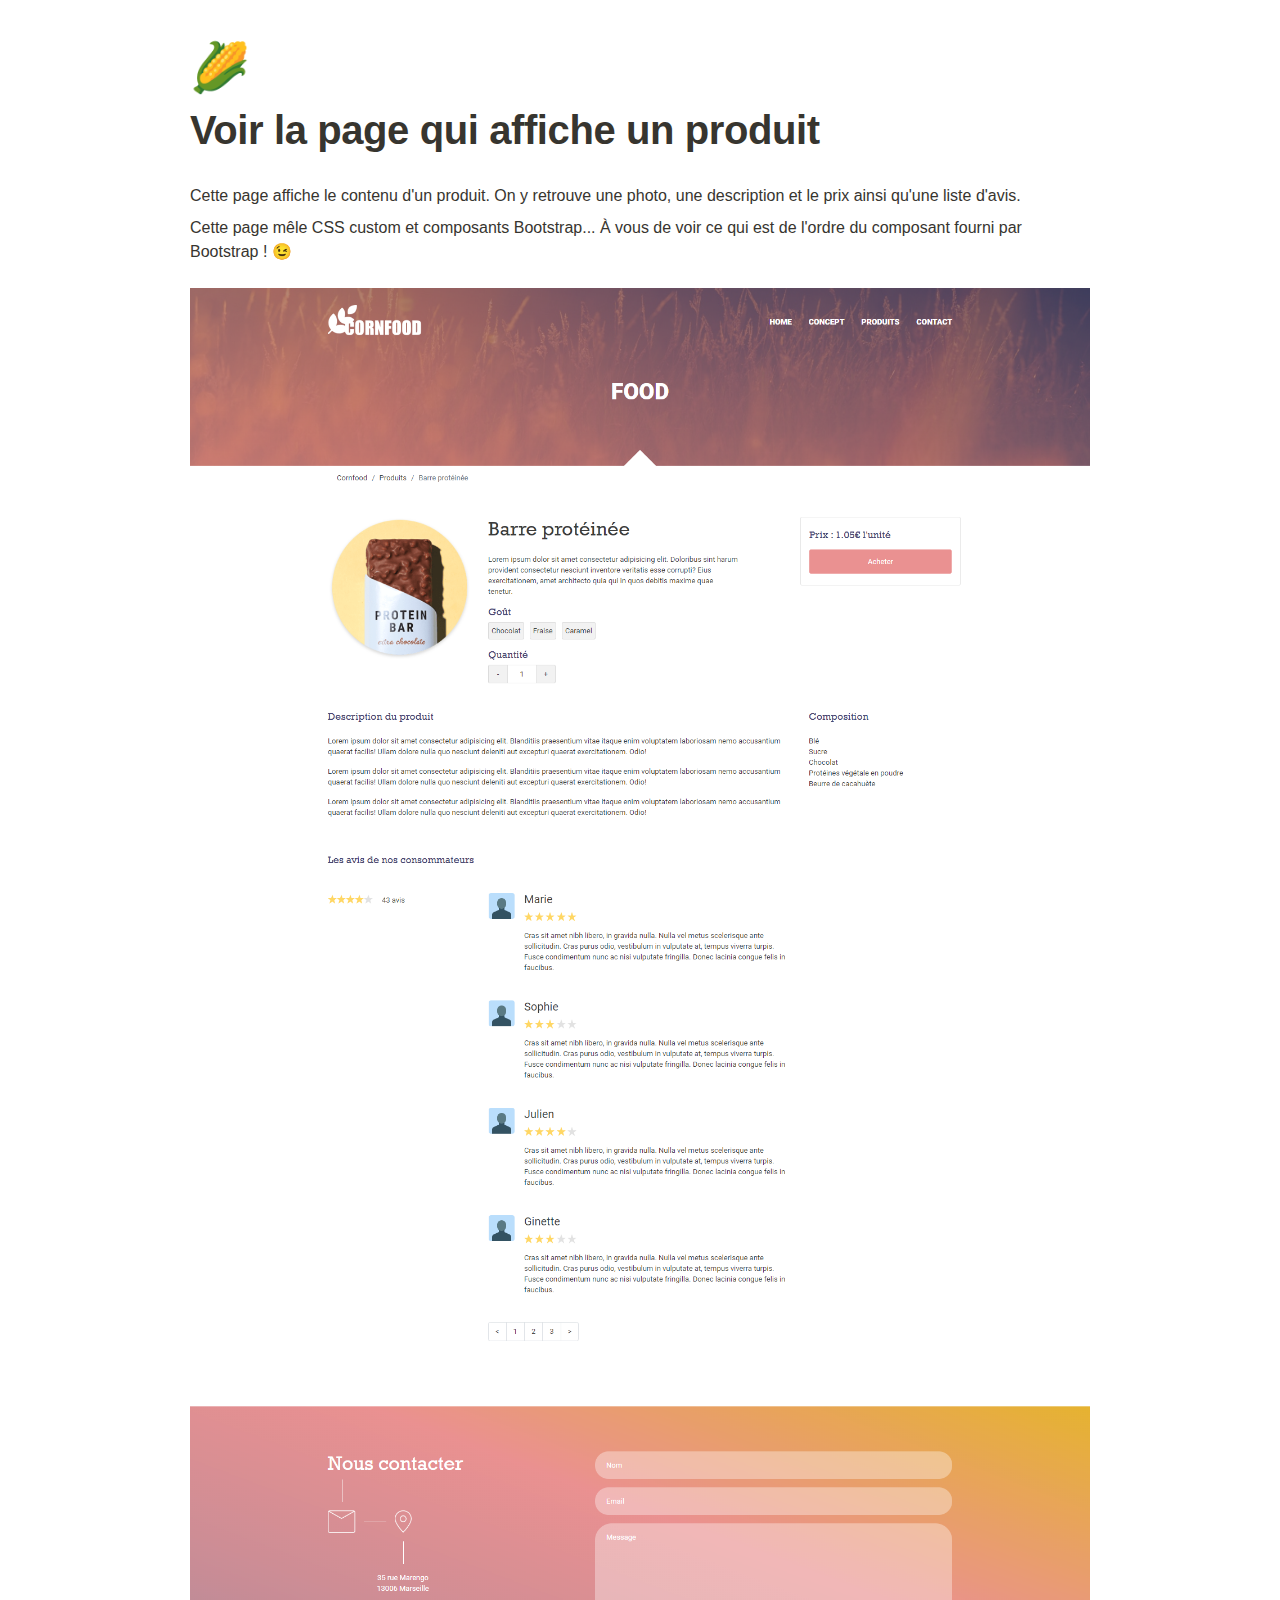
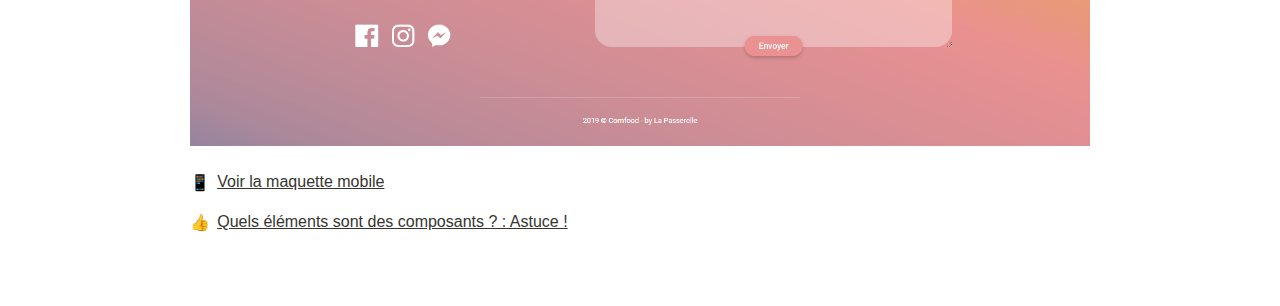
<file: Cornfood - énoncé 5a6c535c91744d4b869fe800d1a6898f/Voir la page qui affiche un produit 7da9691cfa9446c4a41d34687d9ea0e6.html>
<html><head><meta http-equiv="Content-Type" content="text/html; charset=utf-8"/><title>Voir la page qui affiche un produit</title><style>
/* webkit printing magic: print all background colors */
html {
	-webkit-print-color-adjust: exact;
}
* {
	box-sizing: border-box;
	-webkit-print-color-adjust: exact;
}

html,
body {
	margin: 0;
	padding: 0;
}
@media only screen {
	body {
		margin: 2em auto;
		max-width: 900px;
		color: rgb(55, 53, 47);
	}
}

body {
	line-height: 1.5;
	white-space: pre-wrap;
}

a,
a.visited {
	color: inherit;
	text-decoration: underline;
}

.pdf-relative-link-path {
	font-size: 80%;
	color: #444;
}

h1,
h2,
h3 {
	letter-spacing: -0.01em;
	line-height: 1.2;
	font-weight: 600;
	margin-bottom: 0;
}

.page-title {
	font-size: 2.5rem;
	font-weight: 700;
	margin-top: 0;
	margin-bottom: 0.75em;
}

h1 {
	font-size: 1.875rem;
	margin-top: 1.875rem;
}

h2 {
	font-size: 1.5rem;
	margin-top: 1.5rem;
}

h3 {
	font-size: 1.25rem;
	margin-top: 1.25rem;
}

.source {
	border: 1px solid #ddd;
	border-radius: 3px;
	padding: 1.5em;
	word-break: break-all;
}

.callout {
	border-radius: 3px;
	padding: 1rem;
}

figure {
	margin: 1.25em 0;
	page-break-inside: avoid;
}

figcaption {
	opacity: 0.5;
	font-size: 85%;
	margin-top: 0.5em;
}

mark {
	background-color: transparent;
}

.indented {
	padding-left: 1.5em;
}

hr {
	background: transparent;
	display: block;
	width: 100%;
	height: 1px;
	visibility: visible;
	border: none;
	border-bottom: 1px solid rgba(55, 53, 47, 0.09);
}

img {
	max-width: 100%;
}

@media only print {
	img {
		max-height: 100vh;
		object-fit: contain;
	}
}

@page {
	margin: 1in;
}

.collection-content {
	font-size: 0.875rem;
}

.column-list {
	display: flex;
	justify-content: space-between;
}

.column {
	padding: 0 1em;
}

.column:first-child {
	padding-left: 0;
}

.column:last-child {
	padding-right: 0;
}

.table_of_contents-item {
	display: block;
	font-size: 0.875rem;
	line-height: 1.3;
	padding: 0.125rem;
}

.table_of_contents-indent-1 {
	margin-left: 1.5rem;
}

.table_of_contents-indent-2 {
	margin-left: 3rem;
}

.table_of_contents-indent-3 {
	margin-left: 4.5rem;
}

.table_of_contents-link {
	text-decoration: none;
	opacity: 0.7;
	border-bottom: 1px solid rgba(55, 53, 47, 0.18);
}

table,
th,
td {
	border: 1px solid rgba(55, 53, 47, 0.09);
	border-collapse: collapse;
}

table {
	border-left: none;
	border-right: none;
}

th,
td {
	font-weight: normal;
	padding: 0.25em 0.5em;
	line-height: 1.5;
	min-height: 1.5em;
	text-align: left;
}

th {
	color: rgba(55, 53, 47, 0.6);
}

ol,
ul {
	margin: 0;
	margin-block-start: 0.6em;
	margin-block-end: 0.6em;
}

li > ol:first-child,
li > ul:first-child {
	margin-block-start: 0.6em;
}

ul > li {
	list-style: disc;
}

ul.to-do-list {
	text-indent: -1.7em;
}

ul.to-do-list > li {
	list-style: none;
}

.to-do-children-checked {
	text-decoration: line-through;
	opacity: 0.375;
}

ul.toggle > li {
	list-style: none;
}

ul {
	padding-inline-start: 1.7em;
}

ul > li {
	padding-left: 0.1em;
}

ol {
	padding-inline-start: 1.6em;
}

ol > li {
	padding-left: 0.2em;
}

.mono ol {
	padding-inline-start: 2em;
}

.mono ol > li {
	text-indent: -0.4em;
}

.toggle {
	padding-inline-start: 0em;
	list-style-type: none;
}

/* Indent toggle children */
.toggle > li > details {
	padding-left: 1.7em;
}

.toggle > li > details > summary {
	margin-left: -1.1em;
}

.selected-value {
	display: inline-block;
	padding: 0 0.5em;
	background: rgba(206, 205, 202, 0.5);
	border-radius: 3px;
	margin-right: 0.5em;
	margin-top: 0.3em;
	margin-bottom: 0.3em;
	white-space: nowrap;
}

.collection-title {
	display: inline-block;
	margin-right: 1em;
}

time {
	opacity: 0.5;
}

.icon {
	display: inline-block;
	max-width: 1.2em;
	max-height: 1.2em;
	text-decoration: none;
	vertical-align: text-bottom;
	margin-right: 0.5em;
}

img.icon {
	border-radius: 3px;
}

.user-icon {
	width: 1.5em;
	height: 1.5em;
	border-radius: 100%;
	margin-right: 0.5rem;
}

.user-icon-inner {
	font-size: 0.8em;
}

.text-icon {
	border: 1px solid #000;
	text-align: center;
}

.page-cover-image {
	display: block;
	object-fit: cover;
	width: 100%;
	height: 30vh;
}

.page-header-icon {
	font-size: 3rem;
	margin-bottom: 1rem;
}

.page-header-icon-with-cover {
	margin-top: -0.72em;
	margin-left: 0.07em;
}

.page-header-icon img {
	border-radius: 3px;
}

.link-to-page {
	margin: 1em 0;
	padding: 0;
	border: none;
	font-weight: 500;
}

p > .user {
	opacity: 0.5;
}

td > .user,
td > time {
	white-space: nowrap;
}

input[type="checkbox"] {
	transform: scale(1.5);
	margin-right: 0.6em;
	vertical-align: middle;
}

p {
	margin-top: 0.5em;
	margin-bottom: 0.5em;
}

.image {
	border: none;
	margin: 1.5em 0;
	padding: 0;
	border-radius: 0;
	text-align: center;
}

.code,
code {
	background: rgba(135, 131, 120, 0.15);
	border-radius: 3px;
	padding: 0.2em 0.4em;
	border-radius: 3px;
	font-size: 85%;
	tab-size: 2;
}

code {
	color: #eb5757;
}

.code {
	padding: 1.5em 1em;
}

.code-wrap {
	white-space: pre-wrap;
	word-break: break-all;
}

.code > code {
	background: none;
	padding: 0;
	font-size: 100%;
	color: inherit;
}

blockquote {
	font-size: 1.25em;
	margin: 1em 0;
	padding-left: 1em;
	border-left: 3px solid rgb(55, 53, 47);
}

.bookmark {
	text-decoration: none;
	max-height: 8em;
	padding: 0;
	display: flex;
	width: 100%;
	align-items: stretch;
}

.bookmark-title {
	font-size: 0.85em;
	overflow: hidden;
	text-overflow: ellipsis;
	height: 1.75em;
	white-space: nowrap;
}

.bookmark-text {
	display: flex;
	flex-direction: column;
}

.bookmark-info {
	flex: 4 1 180px;
	padding: 12px 14px 14px;
	display: flex;
	flex-direction: column;
	justify-content: space-between;
}

.bookmark-image {
	width: 33%;
	flex: 1 1 180px;
	display: block;
	position: relative;
	object-fit: cover;
	border-radius: 1px;
}

.bookmark-description {
	color: rgba(55, 53, 47, 0.6);
	font-size: 0.75em;
	overflow: hidden;
	max-height: 4.5em;
	word-break: break-word;
}

.bookmark-href {
	font-size: 0.75em;
	margin-top: 0.25em;
}

.sans { font-family: -apple-system, BlinkMacSystemFont, "Segoe UI", Helvetica, "Apple Color Emoji", Arial, sans-serif, "Segoe UI Emoji", "Segoe UI Symbol"; }
.code { font-family: "SFMono-Regular", Consolas, "Liberation Mono", Menlo, Courier, monospace; }
.serif { font-family: Lyon-Text, Georgia, YuMincho, "Yu Mincho", "Hiragino Mincho ProN", "Hiragino Mincho Pro", "Songti TC", "Songti SC", "SimSun", "Nanum Myeongjo", NanumMyeongjo, Batang, serif; }
.mono { font-family: iawriter-mono, Nitti, Menlo, Courier, monospace; }
.pdf .sans { font-family: Inter, -apple-system, BlinkMacSystemFont, "Segoe UI", Helvetica, "Apple Color Emoji", Arial, sans-serif, "Segoe UI Emoji", "Segoe UI Symbol", 'Twemoji', 'Noto Color Emoji', 'Noto Sans CJK SC', 'Noto Sans CJK KR'; }

.pdf .code { font-family: Source Code Pro, "SFMono-Regular", Consolas, "Liberation Mono", Menlo, Courier, monospace, 'Twemoji', 'Noto Color Emoji', 'Noto Sans Mono CJK SC', 'Noto Sans Mono CJK KR'; }

.pdf .serif { font-family: PT Serif, Lyon-Text, Georgia, YuMincho, "Yu Mincho", "Hiragino Mincho ProN", "Hiragino Mincho Pro", "Songti TC", "Songti SC", "SimSun", "Nanum Myeongjo", NanumMyeongjo, Batang, serif, 'Twemoji', 'Noto Color Emoji', 'Noto Sans CJK SC', 'Noto Sans CJK KR'; }

.pdf .mono { font-family: PT Mono, iawriter-mono, Nitti, Menlo, Courier, monospace, 'Twemoji', 'Noto Color Emoji', 'Noto Sans Mono CJK SC', 'Noto Sans Mono CJK KR'; }

.highlight-default {
}
.highlight-gray {
	color: rgb(155,154,151);
}
.highlight-brown {
	color: rgb(100,71,58);
}
.highlight-orange {
	color: rgb(217,115,13);
}
.highlight-yellow {
	color: rgb(223,171,1);
}
.highlight-teal {
	color: rgb(15,123,108);
}
.highlight-blue {
	color: rgb(11,110,153);
}
.highlight-purple {
	color: rgb(105,64,165);
}
.highlight-pink {
	color: rgb(173,26,114);
}
.highlight-red {
	color: rgb(224,62,62);
}
.highlight-gray_background {
	background: rgb(235,236,237);
}
.highlight-brown_background {
	background: rgb(233,229,227);
}
.highlight-orange_background {
	background: rgb(250,235,221);
}
.highlight-yellow_background {
	background: rgb(251,243,219);
}
.highlight-teal_background {
	background: rgb(221,237,234);
}
.highlight-blue_background {
	background: rgb(221,235,241);
}
.highlight-purple_background {
	background: rgb(234,228,242);
}
.highlight-pink_background {
	background: rgb(244,223,235);
}
.highlight-red_background {
	background: rgb(251,228,228);
}
.block-color-default {
	color: inherit;
	fill: inherit;
}
.block-color-gray {
	color: rgba(55, 53, 47, 0.6);
	fill: rgba(55, 53, 47, 0.6);
}
.block-color-brown {
	color: rgb(100,71,58);
	fill: rgb(100,71,58);
}
.block-color-orange {
	color: rgb(217,115,13);
	fill: rgb(217,115,13);
}
.block-color-yellow {
	color: rgb(223,171,1);
	fill: rgb(223,171,1);
}
.block-color-teal {
	color: rgb(15,123,108);
	fill: rgb(15,123,108);
}
.block-color-blue {
	color: rgb(11,110,153);
	fill: rgb(11,110,153);
}
.block-color-purple {
	color: rgb(105,64,165);
	fill: rgb(105,64,165);
}
.block-color-pink {
	color: rgb(173,26,114);
	fill: rgb(173,26,114);
}
.block-color-red {
	color: rgb(224,62,62);
	fill: rgb(224,62,62);
}
.block-color-gray_background {
	background: rgb(235,236,237);
}
.block-color-brown_background {
	background: rgb(233,229,227);
}
.block-color-orange_background {
	background: rgb(250,235,221);
}
.block-color-yellow_background {
	background: rgb(251,243,219);
}
.block-color-teal_background {
	background: rgb(221,237,234);
}
.block-color-blue_background {
	background: rgb(221,235,241);
}
.block-color-purple_background {
	background: rgb(234,228,242);
}
.block-color-pink_background {
	background: rgb(244,223,235);
}
.block-color-red_background {
	background: rgb(251,228,228);
}
.select-value-color-default { background-color: rgba(206,205,202,0.5); }
.select-value-color-gray { background-color: rgba(155,154,151, 0.4); }
.select-value-color-brown { background-color: rgba(140,46,0,0.2); }
.select-value-color-orange { background-color: rgba(245,93,0,0.2); }
.select-value-color-yellow { background-color: rgba(233,168,0,0.2); }
.select-value-color-green { background-color: rgba(0,135,107,0.2); }
.select-value-color-blue { background-color: rgba(0,120,223,0.2); }
.select-value-color-purple { background-color: rgba(103,36,222,0.2); }
.select-value-color-pink { background-color: rgba(221,0,129,0.2); }
.select-value-color-red { background-color: rgba(255,0,26,0.2); }

.checkbox {
	display: inline-flex;
	vertical-align: text-bottom;
	width: 16;
	height: 16;
	background-size: 16px;
	margin-left: 2px;
	margin-right: 5px;
}

.checkbox-on {
	background-image: url("data:image/svg+xml;charset=UTF-8,%3Csvg%20width%3D%2216%22%20height%3D%2216%22%20viewBox%3D%220%200%2016%2016%22%20fill%3D%22none%22%20xmlns%3D%22http%3A%2F%2Fwww.w3.org%2F2000%2Fsvg%22%3E%0A%3Crect%20width%3D%2216%22%20height%3D%2216%22%20fill%3D%22%2358A9D7%22%2F%3E%0A%3Cpath%20d%3D%22M6.71429%2012.2852L14%204.9995L12.7143%203.71436L6.71429%209.71378L3.28571%206.2831L2%207.57092L6.71429%2012.2852Z%22%20fill%3D%22white%22%2F%3E%0A%3C%2Fsvg%3E");
}

.checkbox-off {
	background-image: url("data:image/svg+xml;charset=UTF-8,%3Csvg%20width%3D%2216%22%20height%3D%2216%22%20viewBox%3D%220%200%2016%2016%22%20fill%3D%22none%22%20xmlns%3D%22http%3A%2F%2Fwww.w3.org%2F2000%2Fsvg%22%3E%0A%3Crect%20x%3D%220.75%22%20y%3D%220.75%22%20width%3D%2214.5%22%20height%3D%2214.5%22%20fill%3D%22white%22%20stroke%3D%22%2336352F%22%20stroke-width%3D%221.5%22%2F%3E%0A%3C%2Fsvg%3E");
}
	
</style></head><body><article id="7da9691c-fa94-46c4-a41d-34687d9ea0e6" class="page sans"><header><div class="page-header-icon undefined"><span class="icon">🌽</span></div><h1 class="page-title">Voir la page qui affiche un produit</h1></header><div class="page-body"><p id="d0ff9830-18bf-4fcb-93bc-f73bcd562bed" class="">Cette page affiche le contenu d&#x27;un produit. On y retrouve une photo, une description et le prix ainsi qu&#x27;une liste d&#x27;avis.</p><p id="2b7cf234-37d1-4c42-a4cb-9a4a5e60d15b" class="">Cette page mêle CSS custom et composants Bootstrap... À vous de voir ce qui est de l&#x27;ordre du composant fourni par Bootstrap ! 😉</p><figure id="c0a5996a-009c-4509-ae71-4a0894251295" class="image"><a href="Voir%20la%20page%20qui%20affiche%20un%20produit%207da9691cfa9446c4a41d34687d9ea0e6/produitsingle_desktop.png"><img style="width:1600px" src="Voir%20la%20page%20qui%20affiche%20un%20produit%207da9691cfa9446c4a41d34687d9ea0e6/produitsingle_desktop.png"/></a></figure><figure id="1b9dea8a-4343-4d77-918e-6441d4703e2e" class="link-to-page"><a href="Voir%20la%20page%20qui%20affiche%20un%20produit%207da9691cfa9446c4a41d34687d9ea0e6/Voir%20la%20maquette%20mobile%201b9dea8a43434d77918e6441d4703e2e.html"><span class="icon">📱</span>Voir la maquette mobile</a></figure><figure id="5c4e5375-26c0-47f1-93b7-f6be3b64af6b" class="link-to-page"><a href="Voir%20la%20page%20qui%20affiche%20un%20produit%207da9691cfa9446c4a41d34687d9ea0e6/Quels%20e%CC%81le%CC%81ments%20sont%20des%20composants%20Astuce%20!%205c4e537526c047f193b7f6be3b64af6b.html"><span class="icon">👍</span>Quels éléments sont des composants ? : Astuce !</a></figure><p id="09a01eb5-65a6-4295-b3fa-929f81d78684" class="">
</p></div></article></body></html>
</file>
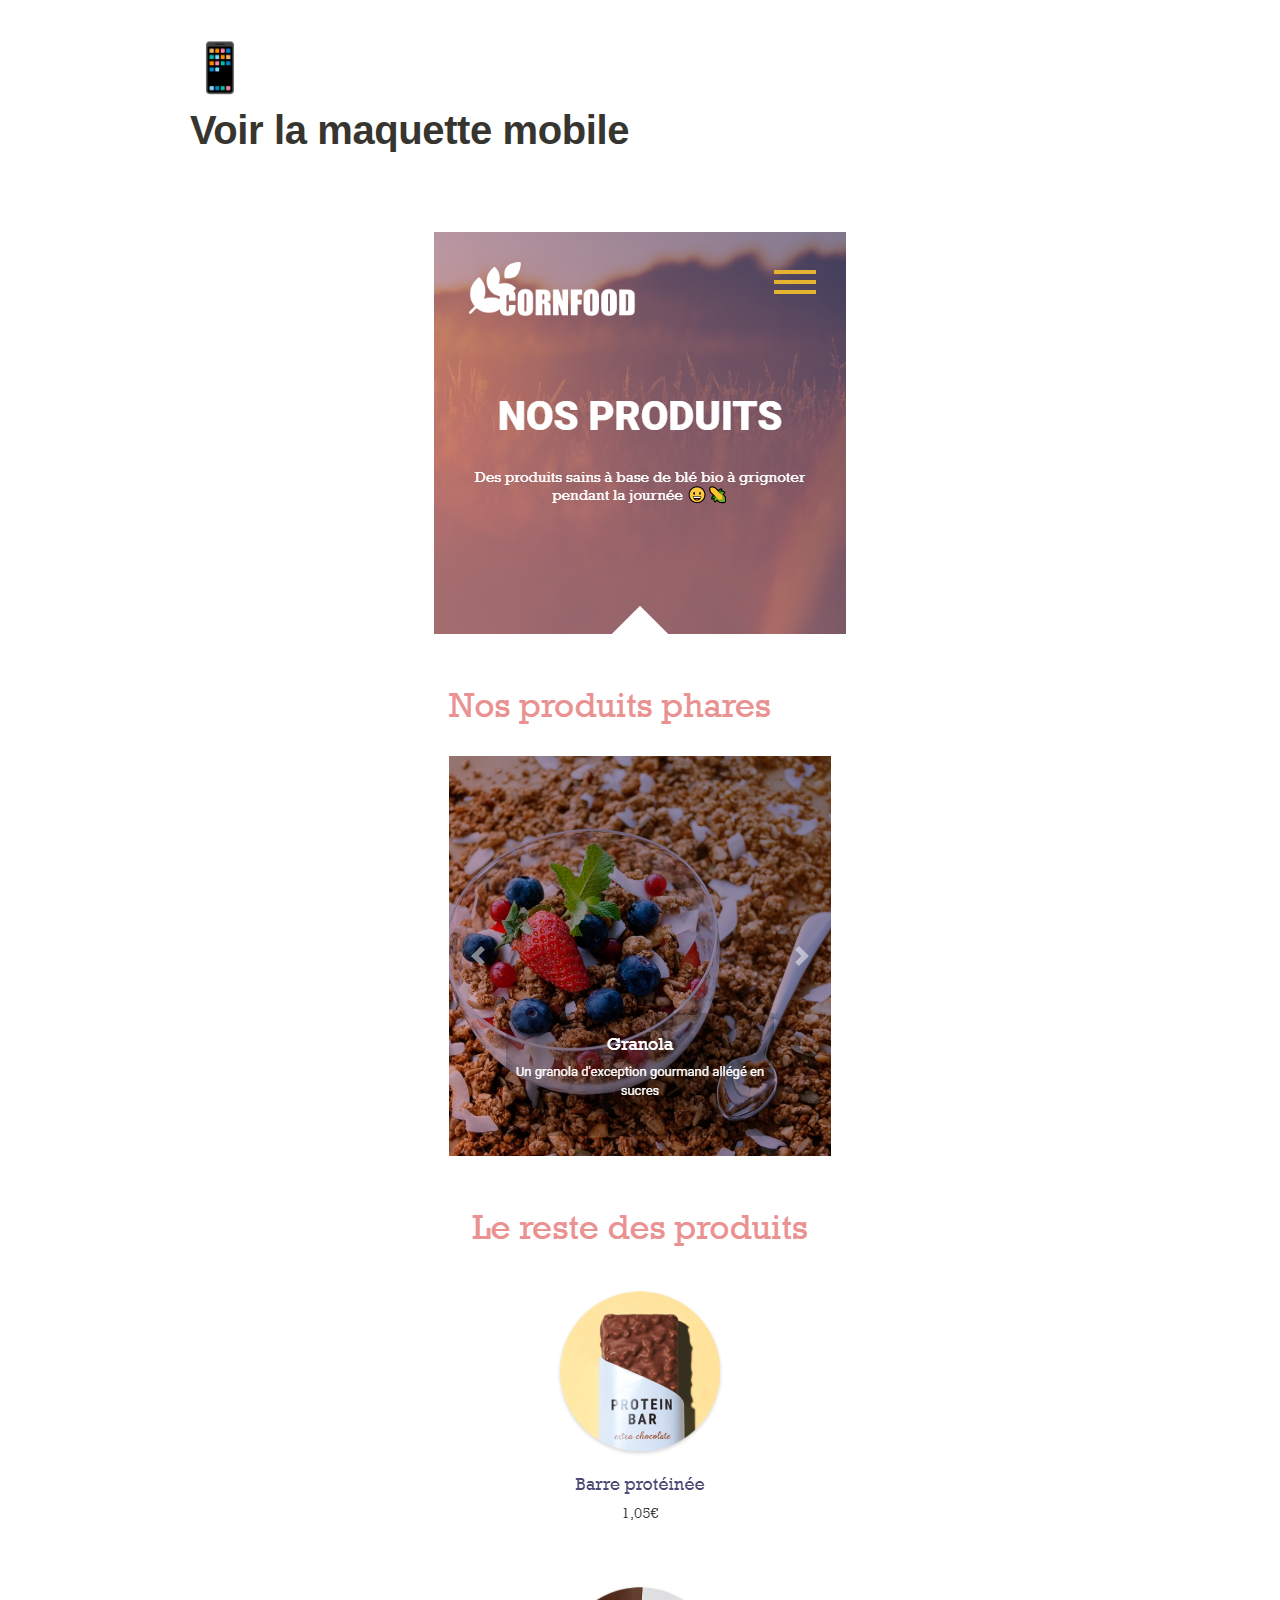
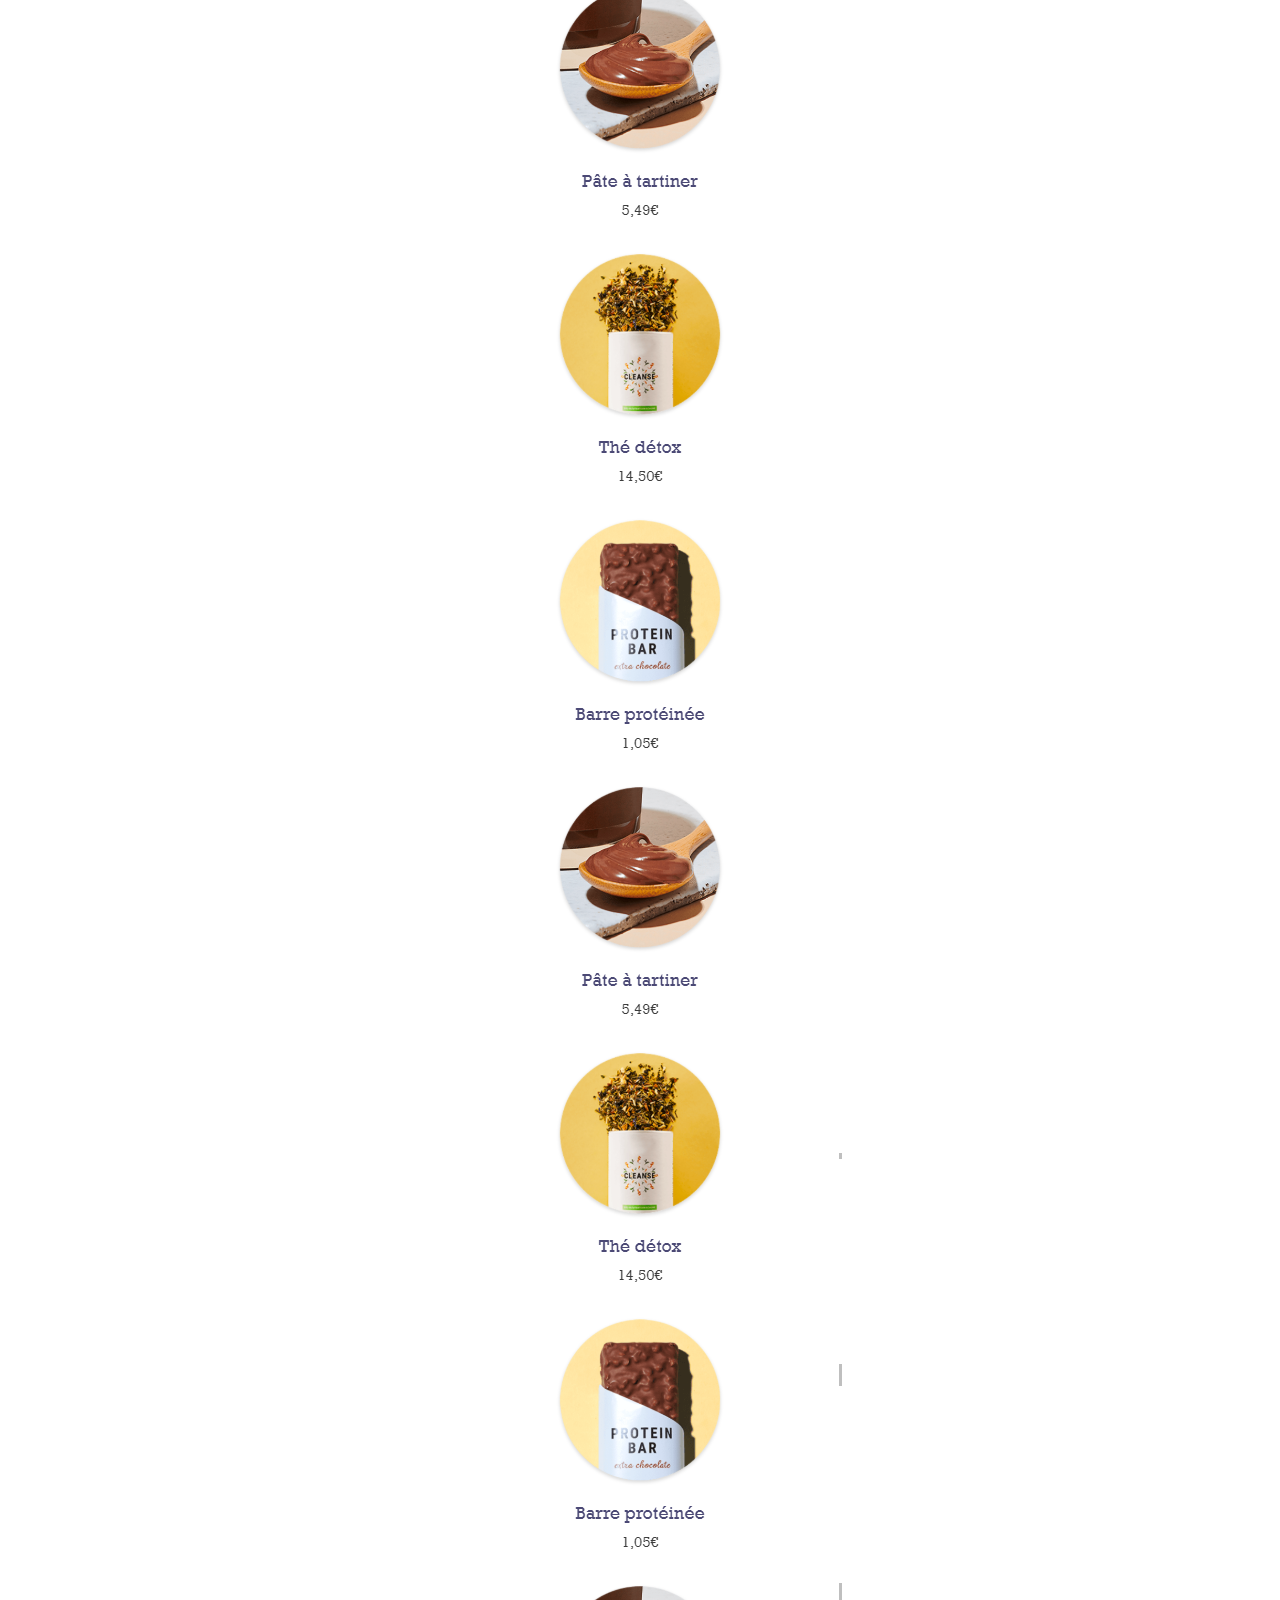
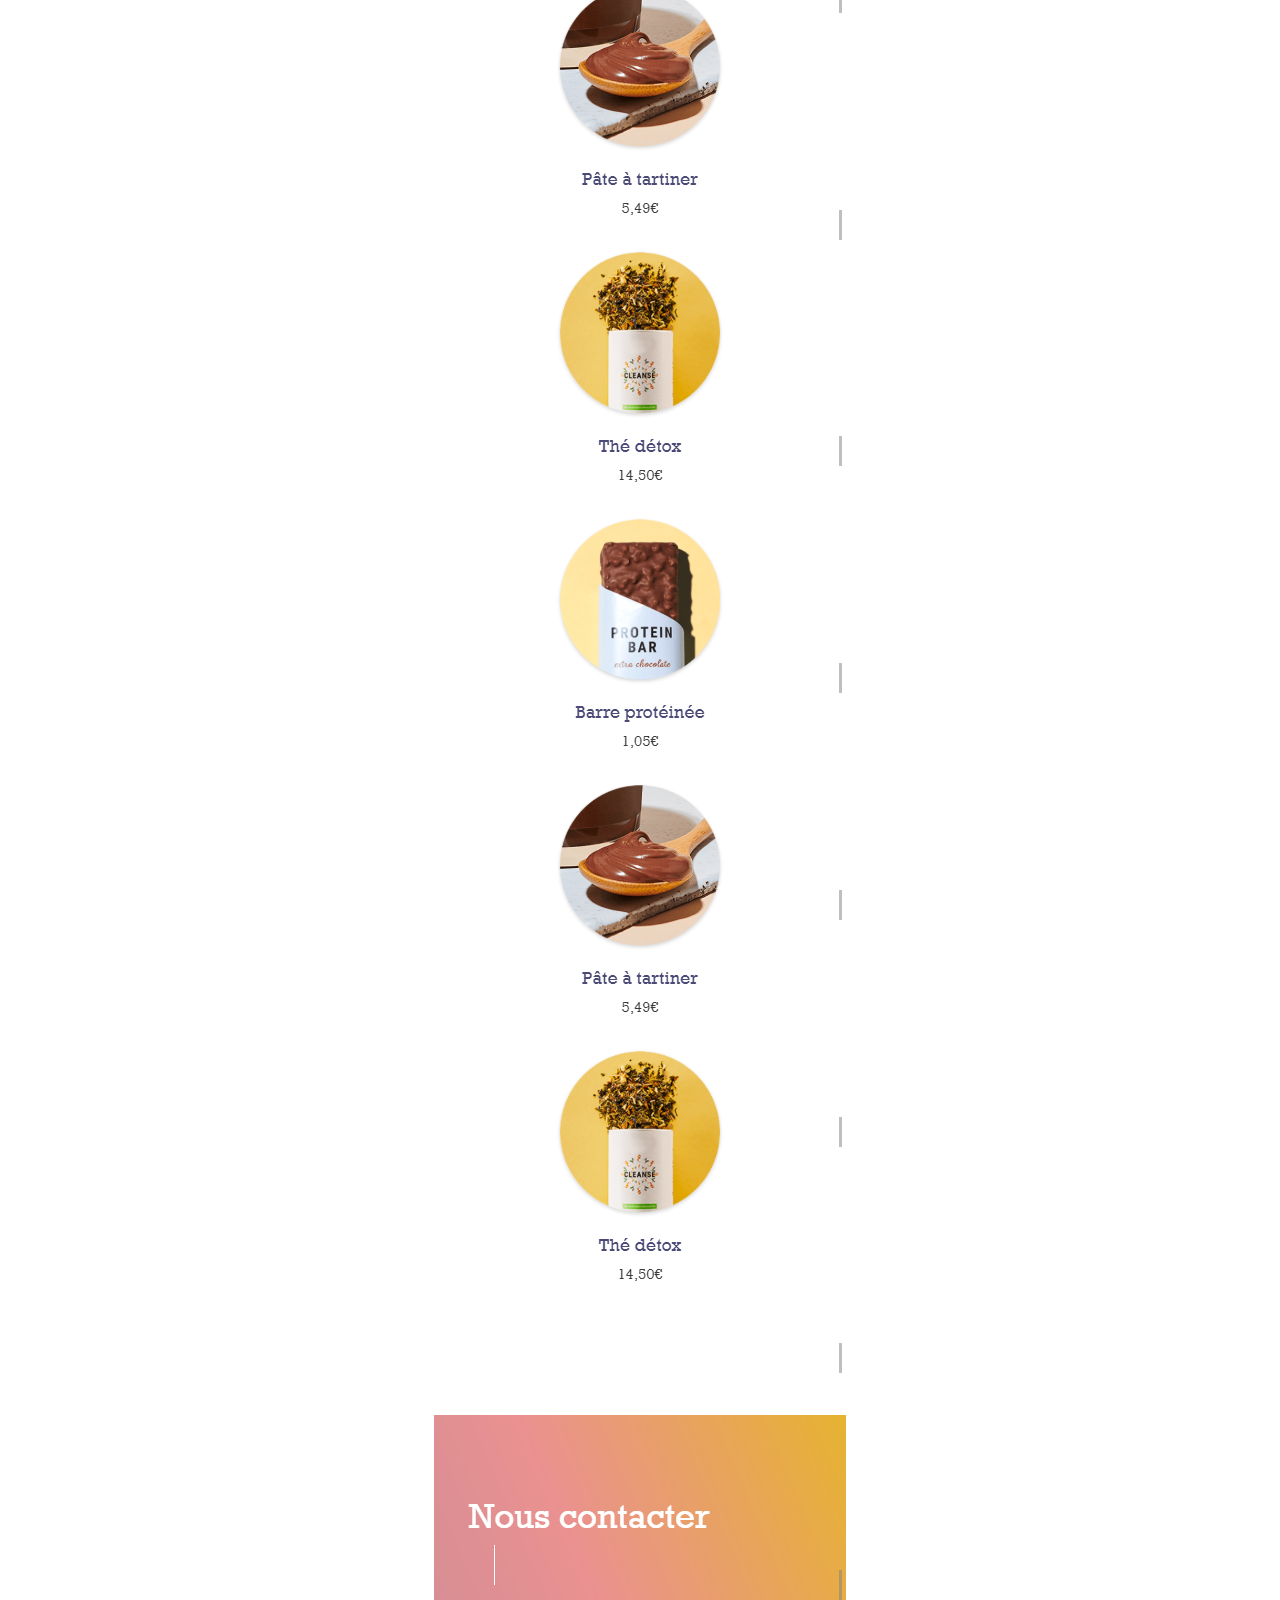
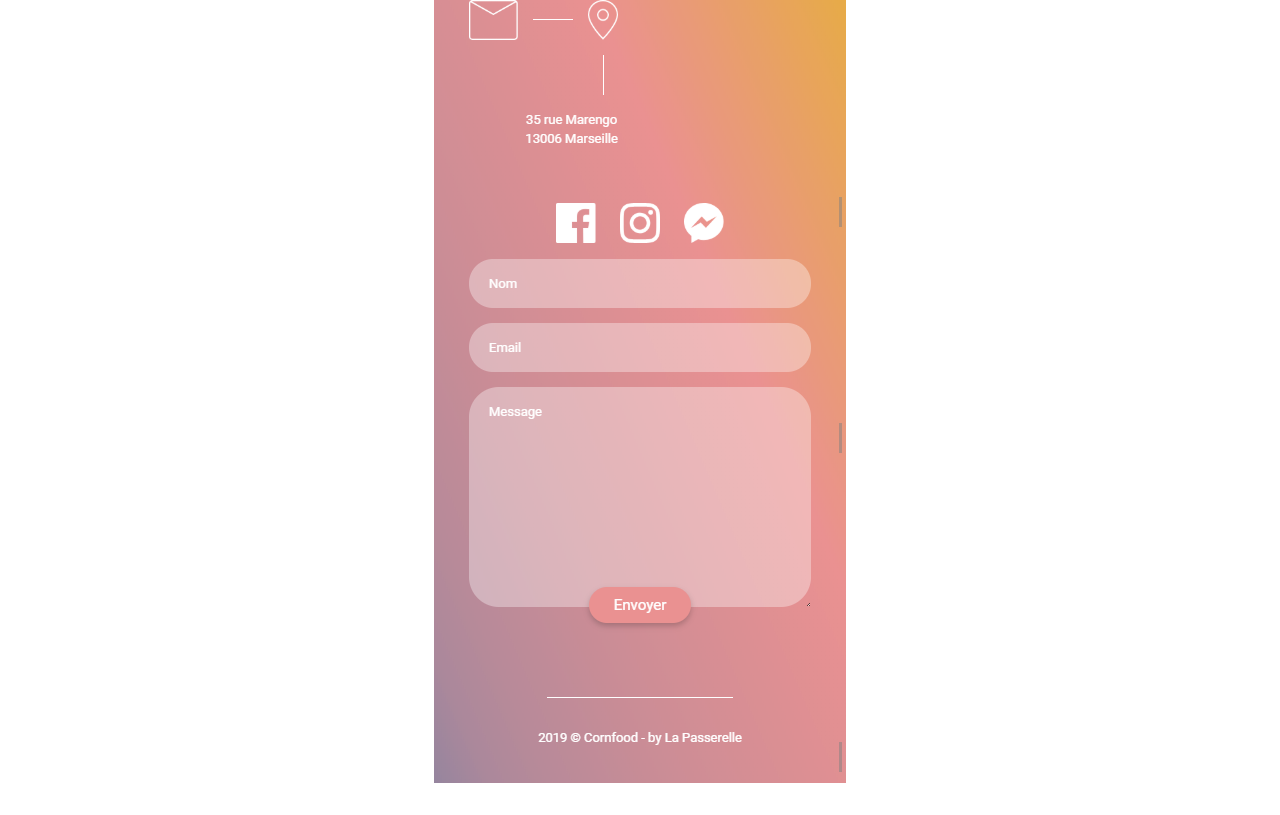
<file: Cornfood - énoncé 5a6c535c91744d4b869fe800d1a6898f/Voir la page qui affiche les produits daf7bc95143843439d13136b5e67a67f/Voir la maquette mobile 7fa1b52102484a5183619679f4c9688d.html>
<html><head><meta http-equiv="Content-Type" content="text/html; charset=utf-8"/><title>Voir la maquette mobile</title><style>
/* webkit printing magic: print all background colors */
html {
	-webkit-print-color-adjust: exact;
}
* {
	box-sizing: border-box;
	-webkit-print-color-adjust: exact;
}

html,
body {
	margin: 0;
	padding: 0;
}
@media only screen {
	body {
		margin: 2em auto;
		max-width: 900px;
		color: rgb(55, 53, 47);
	}
}

body {
	line-height: 1.5;
	white-space: pre-wrap;
}

a,
a.visited {
	color: inherit;
	text-decoration: underline;
}

.pdf-relative-link-path {
	font-size: 80%;
	color: #444;
}

h1,
h2,
h3 {
	letter-spacing: -0.01em;
	line-height: 1.2;
	font-weight: 600;
	margin-bottom: 0;
}

.page-title {
	font-size: 2.5rem;
	font-weight: 700;
	margin-top: 0;
	margin-bottom: 0.75em;
}

h1 {
	font-size: 1.875rem;
	margin-top: 1.875rem;
}

h2 {
	font-size: 1.5rem;
	margin-top: 1.5rem;
}

h3 {
	font-size: 1.25rem;
	margin-top: 1.25rem;
}

.source {
	border: 1px solid #ddd;
	border-radius: 3px;
	padding: 1.5em;
	word-break: break-all;
}

.callout {
	border-radius: 3px;
	padding: 1rem;
}

figure {
	margin: 1.25em 0;
	page-break-inside: avoid;
}

figcaption {
	opacity: 0.5;
	font-size: 85%;
	margin-top: 0.5em;
}

mark {
	background-color: transparent;
}

.indented {
	padding-left: 1.5em;
}

hr {
	background: transparent;
	display: block;
	width: 100%;
	height: 1px;
	visibility: visible;
	border: none;
	border-bottom: 1px solid rgba(55, 53, 47, 0.09);
}

img {
	max-width: 100%;
}

@media only print {
	img {
		max-height: 100vh;
		object-fit: contain;
	}
}

@page {
	margin: 1in;
}

.collection-content {
	font-size: 0.875rem;
}

.column-list {
	display: flex;
	justify-content: space-between;
}

.column {
	padding: 0 1em;
}

.column:first-child {
	padding-left: 0;
}

.column:last-child {
	padding-right: 0;
}

.table_of_contents-item {
	display: block;
	font-size: 0.875rem;
	line-height: 1.3;
	padding: 0.125rem;
}

.table_of_contents-indent-1 {
	margin-left: 1.5rem;
}

.table_of_contents-indent-2 {
	margin-left: 3rem;
}

.table_of_contents-indent-3 {
	margin-left: 4.5rem;
}

.table_of_contents-link {
	text-decoration: none;
	opacity: 0.7;
	border-bottom: 1px solid rgba(55, 53, 47, 0.18);
}

table,
th,
td {
	border: 1px solid rgba(55, 53, 47, 0.09);
	border-collapse: collapse;
}

table {
	border-left: none;
	border-right: none;
}

th,
td {
	font-weight: normal;
	padding: 0.25em 0.5em;
	line-height: 1.5;
	min-height: 1.5em;
	text-align: left;
}

th {
	color: rgba(55, 53, 47, 0.6);
}

ol,
ul {
	margin: 0;
	margin-block-start: 0.6em;
	margin-block-end: 0.6em;
}

li > ol:first-child,
li > ul:first-child {
	margin-block-start: 0.6em;
}

ul > li {
	list-style: disc;
}

ul.to-do-list {
	text-indent: -1.7em;
}

ul.to-do-list > li {
	list-style: none;
}

.to-do-children-checked {
	text-decoration: line-through;
	opacity: 0.375;
}

ul.toggle > li {
	list-style: none;
}

ul {
	padding-inline-start: 1.7em;
}

ul > li {
	padding-left: 0.1em;
}

ol {
	padding-inline-start: 1.6em;
}

ol > li {
	padding-left: 0.2em;
}

.mono ol {
	padding-inline-start: 2em;
}

.mono ol > li {
	text-indent: -0.4em;
}

.toggle {
	padding-inline-start: 0em;
	list-style-type: none;
}

/* Indent toggle children */
.toggle > li > details {
	padding-left: 1.7em;
}

.toggle > li > details > summary {
	margin-left: -1.1em;
}

.selected-value {
	display: inline-block;
	padding: 0 0.5em;
	background: rgba(206, 205, 202, 0.5);
	border-radius: 3px;
	margin-right: 0.5em;
	margin-top: 0.3em;
	margin-bottom: 0.3em;
	white-space: nowrap;
}

.collection-title {
	display: inline-block;
	margin-right: 1em;
}

time {
	opacity: 0.5;
}

.icon {
	display: inline-block;
	max-width: 1.2em;
	max-height: 1.2em;
	text-decoration: none;
	vertical-align: text-bottom;
	margin-right: 0.5em;
}

img.icon {
	border-radius: 3px;
}

.user-icon {
	width: 1.5em;
	height: 1.5em;
	border-radius: 100%;
	margin-right: 0.5rem;
}

.user-icon-inner {
	font-size: 0.8em;
}

.text-icon {
	border: 1px solid #000;
	text-align: center;
}

.page-cover-image {
	display: block;
	object-fit: cover;
	width: 100%;
	height: 30vh;
}

.page-header-icon {
	font-size: 3rem;
	margin-bottom: 1rem;
}

.page-header-icon-with-cover {
	margin-top: -0.72em;
	margin-left: 0.07em;
}

.page-header-icon img {
	border-radius: 3px;
}

.link-to-page {
	margin: 1em 0;
	padding: 0;
	border: none;
	font-weight: 500;
}

p > .user {
	opacity: 0.5;
}

td > .user,
td > time {
	white-space: nowrap;
}

input[type="checkbox"] {
	transform: scale(1.5);
	margin-right: 0.6em;
	vertical-align: middle;
}

p {
	margin-top: 0.5em;
	margin-bottom: 0.5em;
}

.image {
	border: none;
	margin: 1.5em 0;
	padding: 0;
	border-radius: 0;
	text-align: center;
}

.code,
code {
	background: rgba(135, 131, 120, 0.15);
	border-radius: 3px;
	padding: 0.2em 0.4em;
	border-radius: 3px;
	font-size: 85%;
	tab-size: 2;
}

code {
	color: #eb5757;
}

.code {
	padding: 1.5em 1em;
}

.code-wrap {
	white-space: pre-wrap;
	word-break: break-all;
}

.code > code {
	background: none;
	padding: 0;
	font-size: 100%;
	color: inherit;
}

blockquote {
	font-size: 1.25em;
	margin: 1em 0;
	padding-left: 1em;
	border-left: 3px solid rgb(55, 53, 47);
}

.bookmark {
	text-decoration: none;
	max-height: 8em;
	padding: 0;
	display: flex;
	width: 100%;
	align-items: stretch;
}

.bookmark-title {
	font-size: 0.85em;
	overflow: hidden;
	text-overflow: ellipsis;
	height: 1.75em;
	white-space: nowrap;
}

.bookmark-text {
	display: flex;
	flex-direction: column;
}

.bookmark-info {
	flex: 4 1 180px;
	padding: 12px 14px 14px;
	display: flex;
	flex-direction: column;
	justify-content: space-between;
}

.bookmark-image {
	width: 33%;
	flex: 1 1 180px;
	display: block;
	position: relative;
	object-fit: cover;
	border-radius: 1px;
}

.bookmark-description {
	color: rgba(55, 53, 47, 0.6);
	font-size: 0.75em;
	overflow: hidden;
	max-height: 4.5em;
	word-break: break-word;
}

.bookmark-href {
	font-size: 0.75em;
	margin-top: 0.25em;
}

.sans { font-family: -apple-system, BlinkMacSystemFont, "Segoe UI", Helvetica, "Apple Color Emoji", Arial, sans-serif, "Segoe UI Emoji", "Segoe UI Symbol"; }
.code { font-family: "SFMono-Regular", Consolas, "Liberation Mono", Menlo, Courier, monospace; }
.serif { font-family: Lyon-Text, Georgia, YuMincho, "Yu Mincho", "Hiragino Mincho ProN", "Hiragino Mincho Pro", "Songti TC", "Songti SC", "SimSun", "Nanum Myeongjo", NanumMyeongjo, Batang, serif; }
.mono { font-family: iawriter-mono, Nitti, Menlo, Courier, monospace; }
.pdf .sans { font-family: Inter, -apple-system, BlinkMacSystemFont, "Segoe UI", Helvetica, "Apple Color Emoji", Arial, sans-serif, "Segoe UI Emoji", "Segoe UI Symbol", 'Twemoji', 'Noto Color Emoji', 'Noto Sans CJK SC', 'Noto Sans CJK KR'; }

.pdf .code { font-family: Source Code Pro, "SFMono-Regular", Consolas, "Liberation Mono", Menlo, Courier, monospace, 'Twemoji', 'Noto Color Emoji', 'Noto Sans Mono CJK SC', 'Noto Sans Mono CJK KR'; }

.pdf .serif { font-family: PT Serif, Lyon-Text, Georgia, YuMincho, "Yu Mincho", "Hiragino Mincho ProN", "Hiragino Mincho Pro", "Songti TC", "Songti SC", "SimSun", "Nanum Myeongjo", NanumMyeongjo, Batang, serif, 'Twemoji', 'Noto Color Emoji', 'Noto Sans CJK SC', 'Noto Sans CJK KR'; }

.pdf .mono { font-family: PT Mono, iawriter-mono, Nitti, Menlo, Courier, monospace, 'Twemoji', 'Noto Color Emoji', 'Noto Sans Mono CJK SC', 'Noto Sans Mono CJK KR'; }

.highlight-default {
}
.highlight-gray {
	color: rgb(155,154,151);
}
.highlight-brown {
	color: rgb(100,71,58);
}
.highlight-orange {
	color: rgb(217,115,13);
}
.highlight-yellow {
	color: rgb(223,171,1);
}
.highlight-teal {
	color: rgb(15,123,108);
}
.highlight-blue {
	color: rgb(11,110,153);
}
.highlight-purple {
	color: rgb(105,64,165);
}
.highlight-pink {
	color: rgb(173,26,114);
}
.highlight-red {
	color: rgb(224,62,62);
}
.highlight-gray_background {
	background: rgb(235,236,237);
}
.highlight-brown_background {
	background: rgb(233,229,227);
}
.highlight-orange_background {
	background: rgb(250,235,221);
}
.highlight-yellow_background {
	background: rgb(251,243,219);
}
.highlight-teal_background {
	background: rgb(221,237,234);
}
.highlight-blue_background {
	background: rgb(221,235,241);
}
.highlight-purple_background {
	background: rgb(234,228,242);
}
.highlight-pink_background {
	background: rgb(244,223,235);
}
.highlight-red_background {
	background: rgb(251,228,228);
}
.block-color-default {
	color: inherit;
	fill: inherit;
}
.block-color-gray {
	color: rgba(55, 53, 47, 0.6);
	fill: rgba(55, 53, 47, 0.6);
}
.block-color-brown {
	color: rgb(100,71,58);
	fill: rgb(100,71,58);
}
.block-color-orange {
	color: rgb(217,115,13);
	fill: rgb(217,115,13);
}
.block-color-yellow {
	color: rgb(223,171,1);
	fill: rgb(223,171,1);
}
.block-color-teal {
	color: rgb(15,123,108);
	fill: rgb(15,123,108);
}
.block-color-blue {
	color: rgb(11,110,153);
	fill: rgb(11,110,153);
}
.block-color-purple {
	color: rgb(105,64,165);
	fill: rgb(105,64,165);
}
.block-color-pink {
	color: rgb(173,26,114);
	fill: rgb(173,26,114);
}
.block-color-red {
	color: rgb(224,62,62);
	fill: rgb(224,62,62);
}
.block-color-gray_background {
	background: rgb(235,236,237);
}
.block-color-brown_background {
	background: rgb(233,229,227);
}
.block-color-orange_background {
	background: rgb(250,235,221);
}
.block-color-yellow_background {
	background: rgb(251,243,219);
}
.block-color-teal_background {
	background: rgb(221,237,234);
}
.block-color-blue_background {
	background: rgb(221,235,241);
}
.block-color-purple_background {
	background: rgb(234,228,242);
}
.block-color-pink_background {
	background: rgb(244,223,235);
}
.block-color-red_background {
	background: rgb(251,228,228);
}
.select-value-color-default { background-color: rgba(206,205,202,0.5); }
.select-value-color-gray { background-color: rgba(155,154,151, 0.4); }
.select-value-color-brown { background-color: rgba(140,46,0,0.2); }
.select-value-color-orange { background-color: rgba(245,93,0,0.2); }
.select-value-color-yellow { background-color: rgba(233,168,0,0.2); }
.select-value-color-green { background-color: rgba(0,135,107,0.2); }
.select-value-color-blue { background-color: rgba(0,120,223,0.2); }
.select-value-color-purple { background-color: rgba(103,36,222,0.2); }
.select-value-color-pink { background-color: rgba(221,0,129,0.2); }
.select-value-color-red { background-color: rgba(255,0,26,0.2); }

.checkbox {
	display: inline-flex;
	vertical-align: text-bottom;
	width: 16;
	height: 16;
	background-size: 16px;
	margin-left: 2px;
	margin-right: 5px;
}

.checkbox-on {
	background-image: url("data:image/svg+xml;charset=UTF-8,%3Csvg%20width%3D%2216%22%20height%3D%2216%22%20viewBox%3D%220%200%2016%2016%22%20fill%3D%22none%22%20xmlns%3D%22http%3A%2F%2Fwww.w3.org%2F2000%2Fsvg%22%3E%0A%3Crect%20width%3D%2216%22%20height%3D%2216%22%20fill%3D%22%2358A9D7%22%2F%3E%0A%3Cpath%20d%3D%22M6.71429%2012.2852L14%204.9995L12.7143%203.71436L6.71429%209.71378L3.28571%206.2831L2%207.57092L6.71429%2012.2852Z%22%20fill%3D%22white%22%2F%3E%0A%3C%2Fsvg%3E");
}

.checkbox-off {
	background-image: url("data:image/svg+xml;charset=UTF-8,%3Csvg%20width%3D%2216%22%20height%3D%2216%22%20viewBox%3D%220%200%2016%2016%22%20fill%3D%22none%22%20xmlns%3D%22http%3A%2F%2Fwww.w3.org%2F2000%2Fsvg%22%3E%0A%3Crect%20x%3D%220.75%22%20y%3D%220.75%22%20width%3D%2214.5%22%20height%3D%2214.5%22%20fill%3D%22white%22%20stroke%3D%22%2336352F%22%20stroke-width%3D%221.5%22%2F%3E%0A%3C%2Fsvg%3E");
}
	
</style></head><body><article id="7fa1b521-0248-4a51-8361-9679f4c9688d" class="page sans"><header><div class="page-header-icon undefined"><span class="icon">📱</span></div><h1 class="page-title">Voir la maquette mobile</h1></header><div class="page-body"><p id="65345544-8729-416c-85e6-a4f2176d41d9" class="">
</p><figure id="00a3772a-2b71-45ab-bcdc-6732f60a675d" class="image"><a href="Voir%20la%20maquette%20mobile%207fa1b52102484a5183619679f4c9688d/produits_mobile.png"><img style="width:412px" src="Voir%20la%20maquette%20mobile%207fa1b52102484a5183619679f4c9688d/produits_mobile.png"/></a></figure></div></article></body></html>
</file>
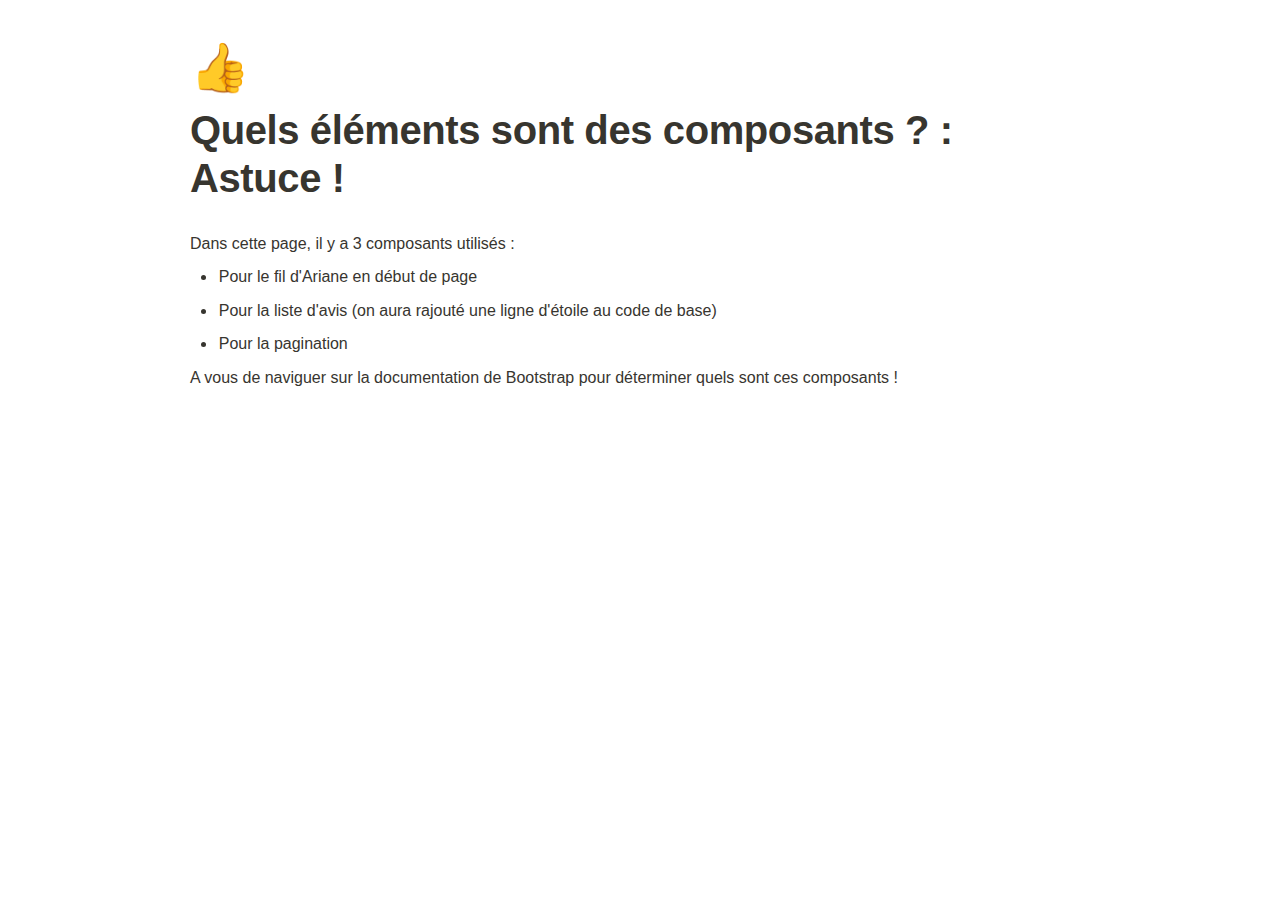
<file: Cornfood - énoncé 5a6c535c91744d4b869fe800d1a6898f/Voir la page qui affiche un produit 7da9691cfa9446c4a41d34687d9ea0e6/Quels éléments sont des composants Astuce ! 5c4e537526c047f193b7f6be3b64af6b.html>
<html><head><meta http-equiv="Content-Type" content="text/html; charset=utf-8"/><title>Quels éléments sont des composants ? : Astuce !</title><style>
/* webkit printing magic: print all background colors */
html {
	-webkit-print-color-adjust: exact;
}
* {
	box-sizing: border-box;
	-webkit-print-color-adjust: exact;
}

html,
body {
	margin: 0;
	padding: 0;
}
@media only screen {
	body {
		margin: 2em auto;
		max-width: 900px;
		color: rgb(55, 53, 47);
	}
}

body {
	line-height: 1.5;
	white-space: pre-wrap;
}

a,
a.visited {
	color: inherit;
	text-decoration: underline;
}

.pdf-relative-link-path {
	font-size: 80%;
	color: #444;
}

h1,
h2,
h3 {
	letter-spacing: -0.01em;
	line-height: 1.2;
	font-weight: 600;
	margin-bottom: 0;
}

.page-title {
	font-size: 2.5rem;
	font-weight: 700;
	margin-top: 0;
	margin-bottom: 0.75em;
}

h1 {
	font-size: 1.875rem;
	margin-top: 1.875rem;
}

h2 {
	font-size: 1.5rem;
	margin-top: 1.5rem;
}

h3 {
	font-size: 1.25rem;
	margin-top: 1.25rem;
}

.source {
	border: 1px solid #ddd;
	border-radius: 3px;
	padding: 1.5em;
	word-break: break-all;
}

.callout {
	border-radius: 3px;
	padding: 1rem;
}

figure {
	margin: 1.25em 0;
	page-break-inside: avoid;
}

figcaption {
	opacity: 0.5;
	font-size: 85%;
	margin-top: 0.5em;
}

mark {
	background-color: transparent;
}

.indented {
	padding-left: 1.5em;
}

hr {
	background: transparent;
	display: block;
	width: 100%;
	height: 1px;
	visibility: visible;
	border: none;
	border-bottom: 1px solid rgba(55, 53, 47, 0.09);
}

img {
	max-width: 100%;
}

@media only print {
	img {
		max-height: 100vh;
		object-fit: contain;
	}
}

@page {
	margin: 1in;
}

.collection-content {
	font-size: 0.875rem;
}

.column-list {
	display: flex;
	justify-content: space-between;
}

.column {
	padding: 0 1em;
}

.column:first-child {
	padding-left: 0;
}

.column:last-child {
	padding-right: 0;
}

.table_of_contents-item {
	display: block;
	font-size: 0.875rem;
	line-height: 1.3;
	padding: 0.125rem;
}

.table_of_contents-indent-1 {
	margin-left: 1.5rem;
}

.table_of_contents-indent-2 {
	margin-left: 3rem;
}

.table_of_contents-indent-3 {
	margin-left: 4.5rem;
}

.table_of_contents-link {
	text-decoration: none;
	opacity: 0.7;
	border-bottom: 1px solid rgba(55, 53, 47, 0.18);
}

table,
th,
td {
	border: 1px solid rgba(55, 53, 47, 0.09);
	border-collapse: collapse;
}

table {
	border-left: none;
	border-right: none;
}

th,
td {
	font-weight: normal;
	padding: 0.25em 0.5em;
	line-height: 1.5;
	min-height: 1.5em;
	text-align: left;
}

th {
	color: rgba(55, 53, 47, 0.6);
}

ol,
ul {
	margin: 0;
	margin-block-start: 0.6em;
	margin-block-end: 0.6em;
}

li > ol:first-child,
li > ul:first-child {
	margin-block-start: 0.6em;
}

ul > li {
	list-style: disc;
}

ul.to-do-list {
	text-indent: -1.7em;
}

ul.to-do-list > li {
	list-style: none;
}

.to-do-children-checked {
	text-decoration: line-through;
	opacity: 0.375;
}

ul.toggle > li {
	list-style: none;
}

ul {
	padding-inline-start: 1.7em;
}

ul > li {
	padding-left: 0.1em;
}

ol {
	padding-inline-start: 1.6em;
}

ol > li {
	padding-left: 0.2em;
}

.mono ol {
	padding-inline-start: 2em;
}

.mono ol > li {
	text-indent: -0.4em;
}

.toggle {
	padding-inline-start: 0em;
	list-style-type: none;
}

/* Indent toggle children */
.toggle > li > details {
	padding-left: 1.7em;
}

.toggle > li > details > summary {
	margin-left: -1.1em;
}

.selected-value {
	display: inline-block;
	padding: 0 0.5em;
	background: rgba(206, 205, 202, 0.5);
	border-radius: 3px;
	margin-right: 0.5em;
	margin-top: 0.3em;
	margin-bottom: 0.3em;
	white-space: nowrap;
}

.collection-title {
	display: inline-block;
	margin-right: 1em;
}

time {
	opacity: 0.5;
}

.icon {
	display: inline-block;
	max-width: 1.2em;
	max-height: 1.2em;
	text-decoration: none;
	vertical-align: text-bottom;
	margin-right: 0.5em;
}

img.icon {
	border-radius: 3px;
}

.user-icon {
	width: 1.5em;
	height: 1.5em;
	border-radius: 100%;
	margin-right: 0.5rem;
}

.user-icon-inner {
	font-size: 0.8em;
}

.text-icon {
	border: 1px solid #000;
	text-align: center;
}

.page-cover-image {
	display: block;
	object-fit: cover;
	width: 100%;
	height: 30vh;
}

.page-header-icon {
	font-size: 3rem;
	margin-bottom: 1rem;
}

.page-header-icon-with-cover {
	margin-top: -0.72em;
	margin-left: 0.07em;
}

.page-header-icon img {
	border-radius: 3px;
}

.link-to-page {
	margin: 1em 0;
	padding: 0;
	border: none;
	font-weight: 500;
}

p > .user {
	opacity: 0.5;
}

td > .user,
td > time {
	white-space: nowrap;
}

input[type="checkbox"] {
	transform: scale(1.5);
	margin-right: 0.6em;
	vertical-align: middle;
}

p {
	margin-top: 0.5em;
	margin-bottom: 0.5em;
}

.image {
	border: none;
	margin: 1.5em 0;
	padding: 0;
	border-radius: 0;
	text-align: center;
}

.code,
code {
	background: rgba(135, 131, 120, 0.15);
	border-radius: 3px;
	padding: 0.2em 0.4em;
	border-radius: 3px;
	font-size: 85%;
	tab-size: 2;
}

code {
	color: #eb5757;
}

.code {
	padding: 1.5em 1em;
}

.code-wrap {
	white-space: pre-wrap;
	word-break: break-all;
}

.code > code {
	background: none;
	padding: 0;
	font-size: 100%;
	color: inherit;
}

blockquote {
	font-size: 1.25em;
	margin: 1em 0;
	padding-left: 1em;
	border-left: 3px solid rgb(55, 53, 47);
}

.bookmark {
	text-decoration: none;
	max-height: 8em;
	padding: 0;
	display: flex;
	width: 100%;
	align-items: stretch;
}

.bookmark-title {
	font-size: 0.85em;
	overflow: hidden;
	text-overflow: ellipsis;
	height: 1.75em;
	white-space: nowrap;
}

.bookmark-text {
	display: flex;
	flex-direction: column;
}

.bookmark-info {
	flex: 4 1 180px;
	padding: 12px 14px 14px;
	display: flex;
	flex-direction: column;
	justify-content: space-between;
}

.bookmark-image {
	width: 33%;
	flex: 1 1 180px;
	display: block;
	position: relative;
	object-fit: cover;
	border-radius: 1px;
}

.bookmark-description {
	color: rgba(55, 53, 47, 0.6);
	font-size: 0.75em;
	overflow: hidden;
	max-height: 4.5em;
	word-break: break-word;
}

.bookmark-href {
	font-size: 0.75em;
	margin-top: 0.25em;
}

.sans { font-family: -apple-system, BlinkMacSystemFont, "Segoe UI", Helvetica, "Apple Color Emoji", Arial, sans-serif, "Segoe UI Emoji", "Segoe UI Symbol"; }
.code { font-family: "SFMono-Regular", Consolas, "Liberation Mono", Menlo, Courier, monospace; }
.serif { font-family: Lyon-Text, Georgia, YuMincho, "Yu Mincho", "Hiragino Mincho ProN", "Hiragino Mincho Pro", "Songti TC", "Songti SC", "SimSun", "Nanum Myeongjo", NanumMyeongjo, Batang, serif; }
.mono { font-family: iawriter-mono, Nitti, Menlo, Courier, monospace; }
.pdf .sans { font-family: Inter, -apple-system, BlinkMacSystemFont, "Segoe UI", Helvetica, "Apple Color Emoji", Arial, sans-serif, "Segoe UI Emoji", "Segoe UI Symbol", 'Twemoji', 'Noto Color Emoji', 'Noto Sans CJK SC', 'Noto Sans CJK KR'; }

.pdf .code { font-family: Source Code Pro, "SFMono-Regular", Consolas, "Liberation Mono", Menlo, Courier, monospace, 'Twemoji', 'Noto Color Emoji', 'Noto Sans Mono CJK SC', 'Noto Sans Mono CJK KR'; }

.pdf .serif { font-family: PT Serif, Lyon-Text, Georgia, YuMincho, "Yu Mincho", "Hiragino Mincho ProN", "Hiragino Mincho Pro", "Songti TC", "Songti SC", "SimSun", "Nanum Myeongjo", NanumMyeongjo, Batang, serif, 'Twemoji', 'Noto Color Emoji', 'Noto Sans CJK SC', 'Noto Sans CJK KR'; }

.pdf .mono { font-family: PT Mono, iawriter-mono, Nitti, Menlo, Courier, monospace, 'Twemoji', 'Noto Color Emoji', 'Noto Sans Mono CJK SC', 'Noto Sans Mono CJK KR'; }

.highlight-default {
}
.highlight-gray {
	color: rgb(155,154,151);
}
.highlight-brown {
	color: rgb(100,71,58);
}
.highlight-orange {
	color: rgb(217,115,13);
}
.highlight-yellow {
	color: rgb(223,171,1);
}
.highlight-teal {
	color: rgb(15,123,108);
}
.highlight-blue {
	color: rgb(11,110,153);
}
.highlight-purple {
	color: rgb(105,64,165);
}
.highlight-pink {
	color: rgb(173,26,114);
}
.highlight-red {
	color: rgb(224,62,62);
}
.highlight-gray_background {
	background: rgb(235,236,237);
}
.highlight-brown_background {
	background: rgb(233,229,227);
}
.highlight-orange_background {
	background: rgb(250,235,221);
}
.highlight-yellow_background {
	background: rgb(251,243,219);
}
.highlight-teal_background {
	background: rgb(221,237,234);
}
.highlight-blue_background {
	background: rgb(221,235,241);
}
.highlight-purple_background {
	background: rgb(234,228,242);
}
.highlight-pink_background {
	background: rgb(244,223,235);
}
.highlight-red_background {
	background: rgb(251,228,228);
}
.block-color-default {
	color: inherit;
	fill: inherit;
}
.block-color-gray {
	color: rgba(55, 53, 47, 0.6);
	fill: rgba(55, 53, 47, 0.6);
}
.block-color-brown {
	color: rgb(100,71,58);
	fill: rgb(100,71,58);
}
.block-color-orange {
	color: rgb(217,115,13);
	fill: rgb(217,115,13);
}
.block-color-yellow {
	color: rgb(223,171,1);
	fill: rgb(223,171,1);
}
.block-color-teal {
	color: rgb(15,123,108);
	fill: rgb(15,123,108);
}
.block-color-blue {
	color: rgb(11,110,153);
	fill: rgb(11,110,153);
}
.block-color-purple {
	color: rgb(105,64,165);
	fill: rgb(105,64,165);
}
.block-color-pink {
	color: rgb(173,26,114);
	fill: rgb(173,26,114);
}
.block-color-red {
	color: rgb(224,62,62);
	fill: rgb(224,62,62);
}
.block-color-gray_background {
	background: rgb(235,236,237);
}
.block-color-brown_background {
	background: rgb(233,229,227);
}
.block-color-orange_background {
	background: rgb(250,235,221);
}
.block-color-yellow_background {
	background: rgb(251,243,219);
}
.block-color-teal_background {
	background: rgb(221,237,234);
}
.block-color-blue_background {
	background: rgb(221,235,241);
}
.block-color-purple_background {
	background: rgb(234,228,242);
}
.block-color-pink_background {
	background: rgb(244,223,235);
}
.block-color-red_background {
	background: rgb(251,228,228);
}
.select-value-color-default { background-color: rgba(206,205,202,0.5); }
.select-value-color-gray { background-color: rgba(155,154,151, 0.4); }
.select-value-color-brown { background-color: rgba(140,46,0,0.2); }
.select-value-color-orange { background-color: rgba(245,93,0,0.2); }
.select-value-color-yellow { background-color: rgba(233,168,0,0.2); }
.select-value-color-green { background-color: rgba(0,135,107,0.2); }
.select-value-color-blue { background-color: rgba(0,120,223,0.2); }
.select-value-color-purple { background-color: rgba(103,36,222,0.2); }
.select-value-color-pink { background-color: rgba(221,0,129,0.2); }
.select-value-color-red { background-color: rgba(255,0,26,0.2); }

.checkbox {
	display: inline-flex;
	vertical-align: text-bottom;
	width: 16;
	height: 16;
	background-size: 16px;
	margin-left: 2px;
	margin-right: 5px;
}

.checkbox-on {
	background-image: url("data:image/svg+xml;charset=UTF-8,%3Csvg%20width%3D%2216%22%20height%3D%2216%22%20viewBox%3D%220%200%2016%2016%22%20fill%3D%22none%22%20xmlns%3D%22http%3A%2F%2Fwww.w3.org%2F2000%2Fsvg%22%3E%0A%3Crect%20width%3D%2216%22%20height%3D%2216%22%20fill%3D%22%2358A9D7%22%2F%3E%0A%3Cpath%20d%3D%22M6.71429%2012.2852L14%204.9995L12.7143%203.71436L6.71429%209.71378L3.28571%206.2831L2%207.57092L6.71429%2012.2852Z%22%20fill%3D%22white%22%2F%3E%0A%3C%2Fsvg%3E");
}

.checkbox-off {
	background-image: url("data:image/svg+xml;charset=UTF-8,%3Csvg%20width%3D%2216%22%20height%3D%2216%22%20viewBox%3D%220%200%2016%2016%22%20fill%3D%22none%22%20xmlns%3D%22http%3A%2F%2Fwww.w3.org%2F2000%2Fsvg%22%3E%0A%3Crect%20x%3D%220.75%22%20y%3D%220.75%22%20width%3D%2214.5%22%20height%3D%2214.5%22%20fill%3D%22white%22%20stroke%3D%22%2336352F%22%20stroke-width%3D%221.5%22%2F%3E%0A%3C%2Fsvg%3E");
}
	
</style></head><body><article id="5c4e5375-26c0-47f1-93b7-f6be3b64af6b" class="page sans"><header><div class="page-header-icon undefined"><span class="icon">👍</span></div><h1 class="page-title">Quels éléments sont des composants ? : Astuce !</h1></header><div class="page-body"><p id="1823eb18-aabf-45ed-b8cf-ec7c6adaa5bd" class="">Dans cette page, il y a 3 composants utilisés :</p><ul id="fc2e1369-23f3-4a56-a5b0-9256e5b2827a" class="bulleted-list"><li>Pour le fil d&#x27;Ariane en début de page</li></ul><ul id="a3218f54-3957-4581-873b-0582a9975846" class="bulleted-list"><li>Pour la liste d&#x27;avis (on aura rajouté une ligne d&#x27;étoile au code de base)</li></ul><ul id="21c5dd4a-1e55-45e9-8cdd-6123466b50e8" class="bulleted-list"><li>Pour la pagination</li></ul><p id="9665232f-e443-4a11-a04d-62b46b8ec5bd" class="">A vous de naviguer sur la documentation de Bootstrap pour déterminer quels sont ces composants !</p></div></article></body></html>
</file>
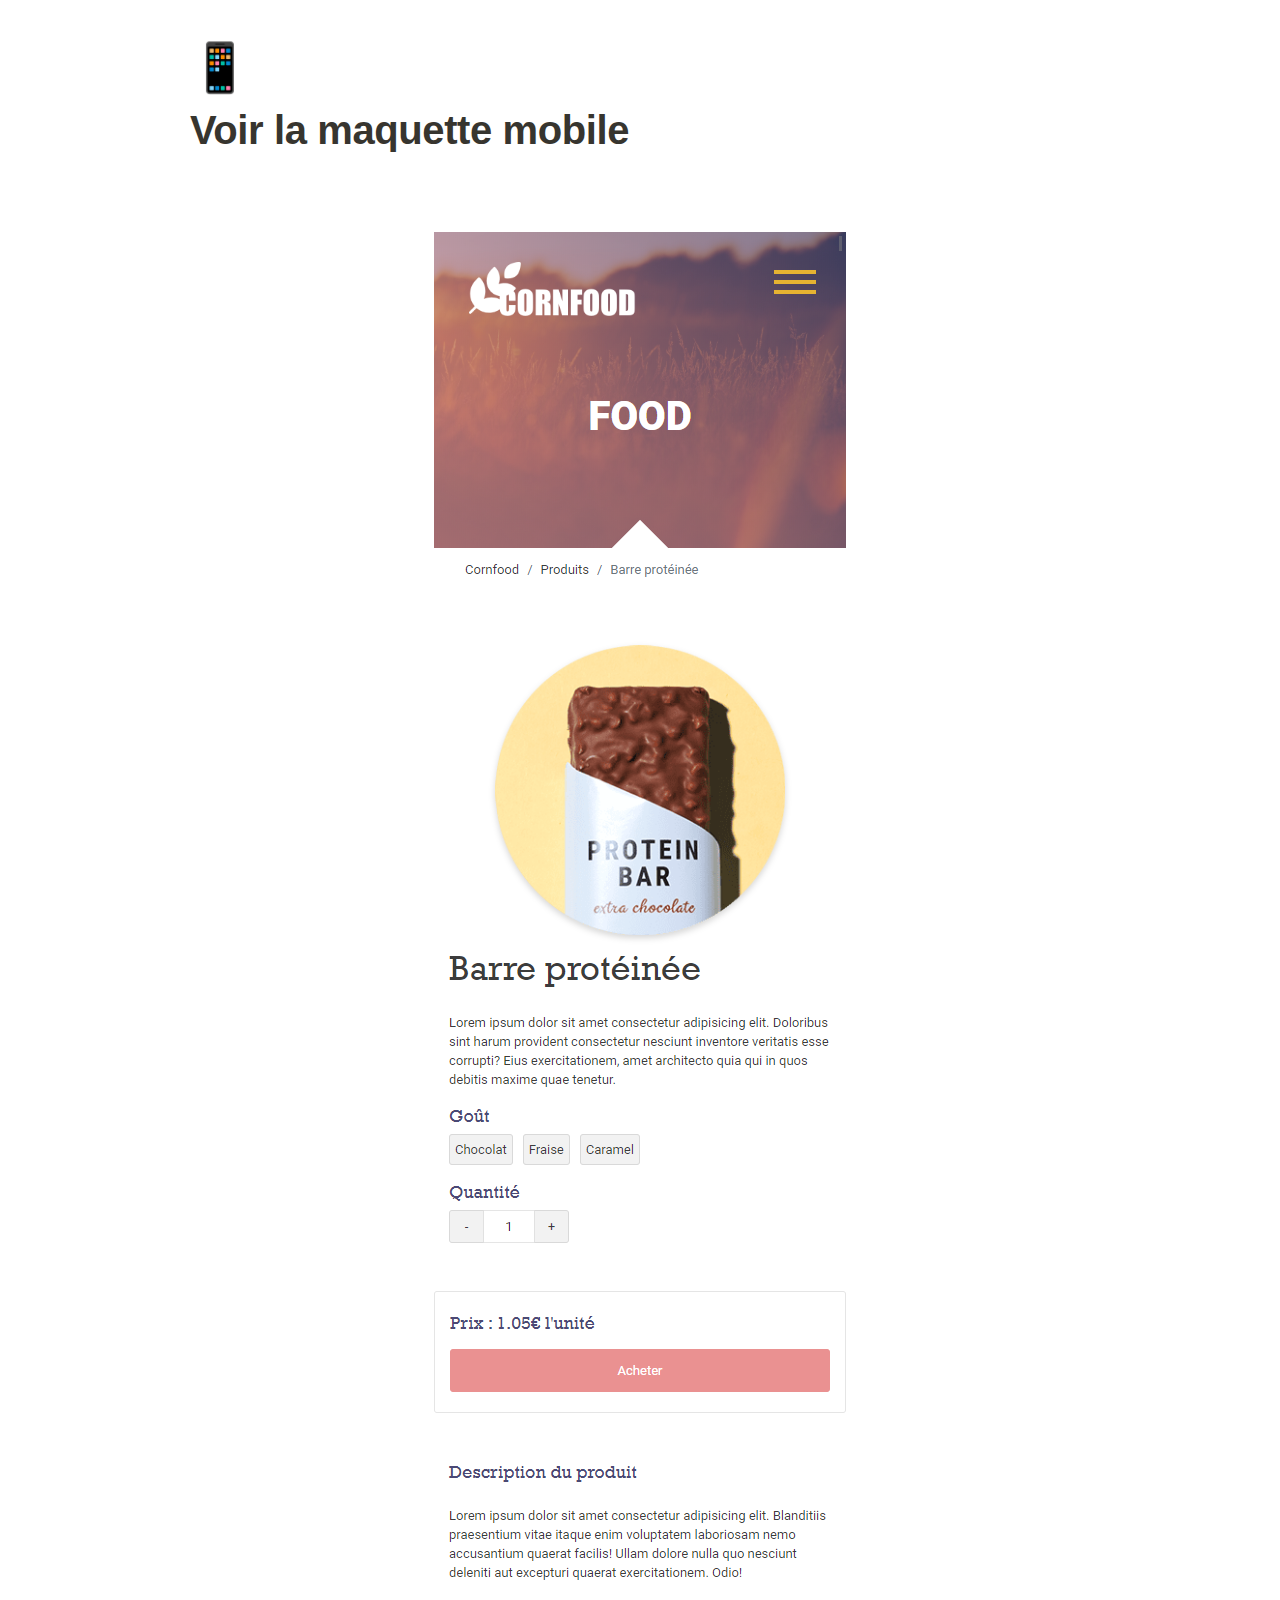
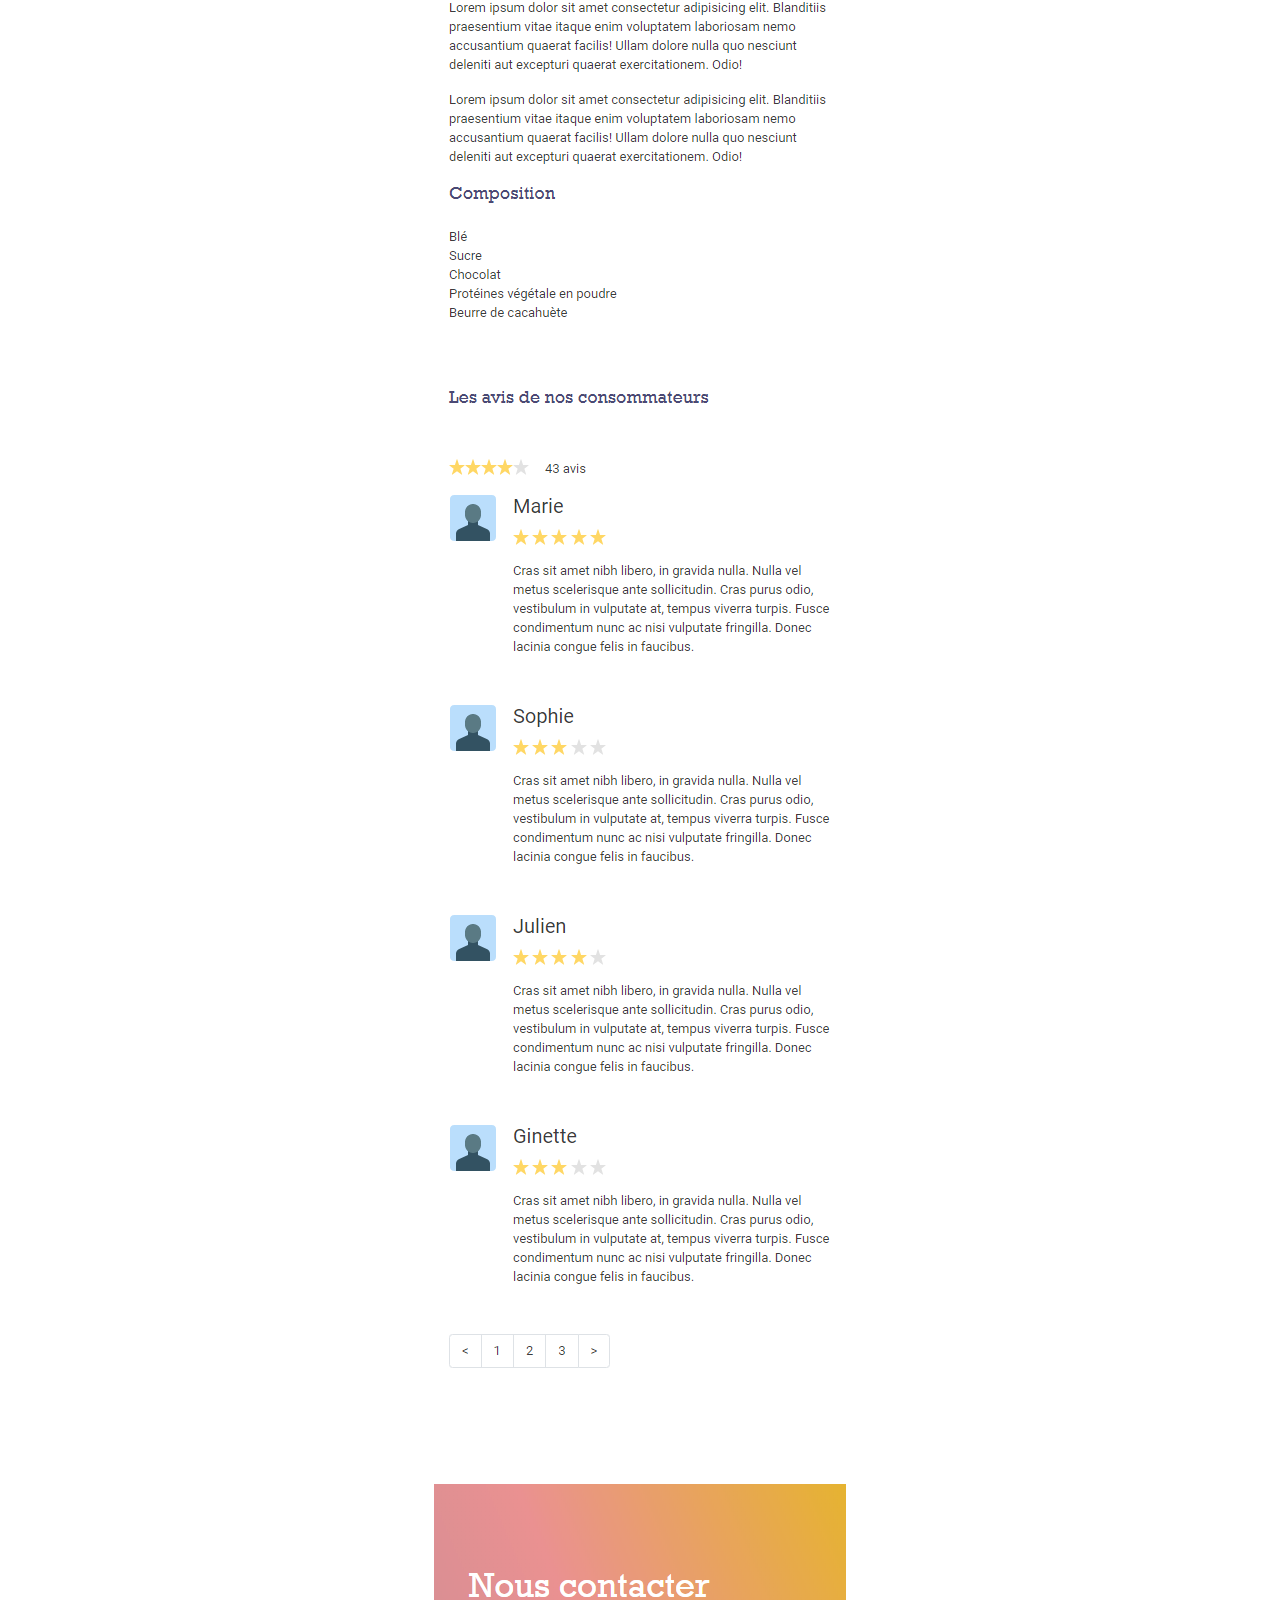
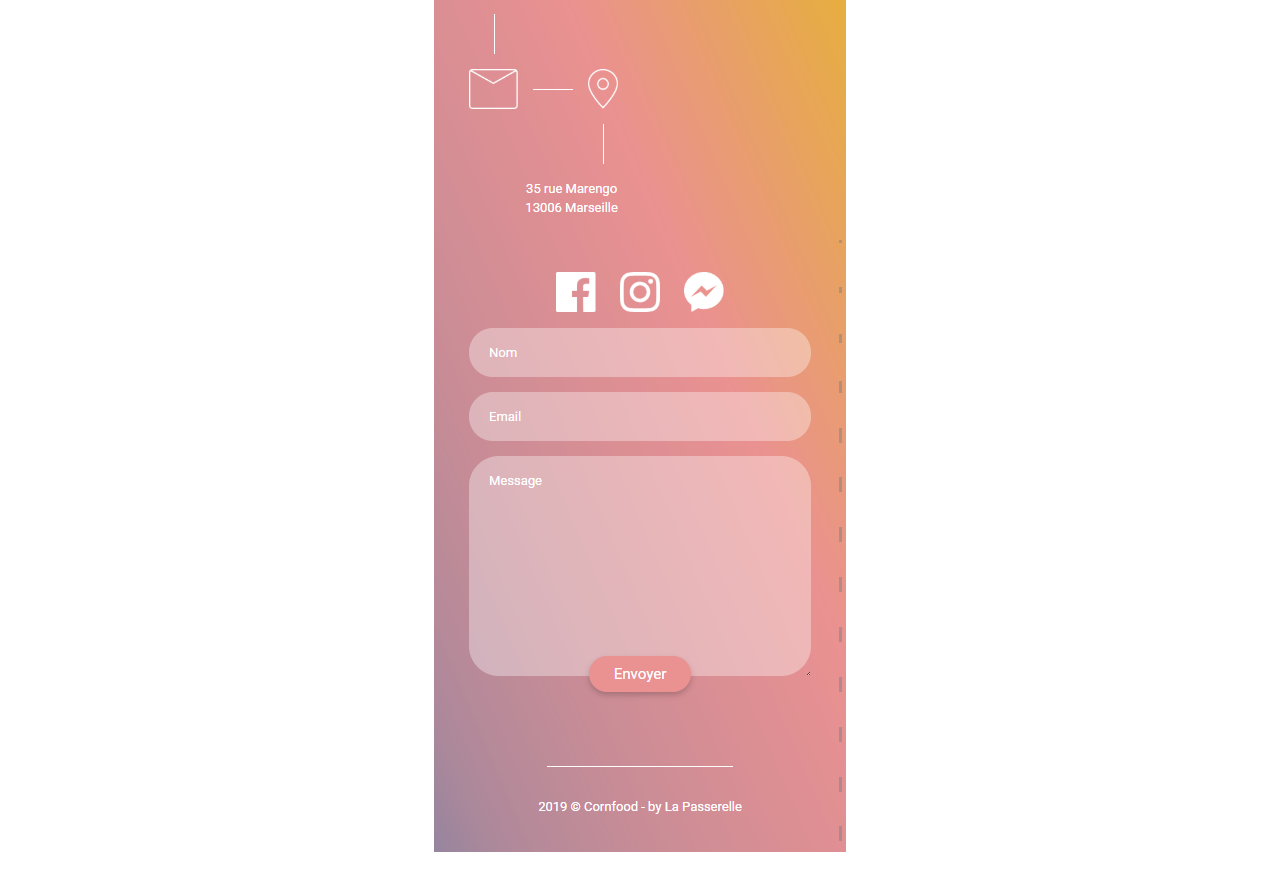
<file: Cornfood - énoncé 5a6c535c91744d4b869fe800d1a6898f/Voir la page qui affiche un produit 7da9691cfa9446c4a41d34687d9ea0e6/Voir la maquette mobile 1b9dea8a43434d77918e6441d4703e2e.html>
<html><head><meta http-equiv="Content-Type" content="text/html; charset=utf-8"/><title>Voir la maquette mobile</title><style>
/* webkit printing magic: print all background colors */
html {
	-webkit-print-color-adjust: exact;
}
* {
	box-sizing: border-box;
	-webkit-print-color-adjust: exact;
}

html,
body {
	margin: 0;
	padding: 0;
}
@media only screen {
	body {
		margin: 2em auto;
		max-width: 900px;
		color: rgb(55, 53, 47);
	}
}

body {
	line-height: 1.5;
	white-space: pre-wrap;
}

a,
a.visited {
	color: inherit;
	text-decoration: underline;
}

.pdf-relative-link-path {
	font-size: 80%;
	color: #444;
}

h1,
h2,
h3 {
	letter-spacing: -0.01em;
	line-height: 1.2;
	font-weight: 600;
	margin-bottom: 0;
}

.page-title {
	font-size: 2.5rem;
	font-weight: 700;
	margin-top: 0;
	margin-bottom: 0.75em;
}

h1 {
	font-size: 1.875rem;
	margin-top: 1.875rem;
}

h2 {
	font-size: 1.5rem;
	margin-top: 1.5rem;
}

h3 {
	font-size: 1.25rem;
	margin-top: 1.25rem;
}

.source {
	border: 1px solid #ddd;
	border-radius: 3px;
	padding: 1.5em;
	word-break: break-all;
}

.callout {
	border-radius: 3px;
	padding: 1rem;
}

figure {
	margin: 1.25em 0;
	page-break-inside: avoid;
}

figcaption {
	opacity: 0.5;
	font-size: 85%;
	margin-top: 0.5em;
}

mark {
	background-color: transparent;
}

.indented {
	padding-left: 1.5em;
}

hr {
	background: transparent;
	display: block;
	width: 100%;
	height: 1px;
	visibility: visible;
	border: none;
	border-bottom: 1px solid rgba(55, 53, 47, 0.09);
}

img {
	max-width: 100%;
}

@media only print {
	img {
		max-height: 100vh;
		object-fit: contain;
	}
}

@page {
	margin: 1in;
}

.collection-content {
	font-size: 0.875rem;
}

.column-list {
	display: flex;
	justify-content: space-between;
}

.column {
	padding: 0 1em;
}

.column:first-child {
	padding-left: 0;
}

.column:last-child {
	padding-right: 0;
}

.table_of_contents-item {
	display: block;
	font-size: 0.875rem;
	line-height: 1.3;
	padding: 0.125rem;
}

.table_of_contents-indent-1 {
	margin-left: 1.5rem;
}

.table_of_contents-indent-2 {
	margin-left: 3rem;
}

.table_of_contents-indent-3 {
	margin-left: 4.5rem;
}

.table_of_contents-link {
	text-decoration: none;
	opacity: 0.7;
	border-bottom: 1px solid rgba(55, 53, 47, 0.18);
}

table,
th,
td {
	border: 1px solid rgba(55, 53, 47, 0.09);
	border-collapse: collapse;
}

table {
	border-left: none;
	border-right: none;
}

th,
td {
	font-weight: normal;
	padding: 0.25em 0.5em;
	line-height: 1.5;
	min-height: 1.5em;
	text-align: left;
}

th {
	color: rgba(55, 53, 47, 0.6);
}

ol,
ul {
	margin: 0;
	margin-block-start: 0.6em;
	margin-block-end: 0.6em;
}

li > ol:first-child,
li > ul:first-child {
	margin-block-start: 0.6em;
}

ul > li {
	list-style: disc;
}

ul.to-do-list {
	text-indent: -1.7em;
}

ul.to-do-list > li {
	list-style: none;
}

.to-do-children-checked {
	text-decoration: line-through;
	opacity: 0.375;
}

ul.toggle > li {
	list-style: none;
}

ul {
	padding-inline-start: 1.7em;
}

ul > li {
	padding-left: 0.1em;
}

ol {
	padding-inline-start: 1.6em;
}

ol > li {
	padding-left: 0.2em;
}

.mono ol {
	padding-inline-start: 2em;
}

.mono ol > li {
	text-indent: -0.4em;
}

.toggle {
	padding-inline-start: 0em;
	list-style-type: none;
}

/* Indent toggle children */
.toggle > li > details {
	padding-left: 1.7em;
}

.toggle > li > details > summary {
	margin-left: -1.1em;
}

.selected-value {
	display: inline-block;
	padding: 0 0.5em;
	background: rgba(206, 205, 202, 0.5);
	border-radius: 3px;
	margin-right: 0.5em;
	margin-top: 0.3em;
	margin-bottom: 0.3em;
	white-space: nowrap;
}

.collection-title {
	display: inline-block;
	margin-right: 1em;
}

time {
	opacity: 0.5;
}

.icon {
	display: inline-block;
	max-width: 1.2em;
	max-height: 1.2em;
	text-decoration: none;
	vertical-align: text-bottom;
	margin-right: 0.5em;
}

img.icon {
	border-radius: 3px;
}

.user-icon {
	width: 1.5em;
	height: 1.5em;
	border-radius: 100%;
	margin-right: 0.5rem;
}

.user-icon-inner {
	font-size: 0.8em;
}

.text-icon {
	border: 1px solid #000;
	text-align: center;
}

.page-cover-image {
	display: block;
	object-fit: cover;
	width: 100%;
	height: 30vh;
}

.page-header-icon {
	font-size: 3rem;
	margin-bottom: 1rem;
}

.page-header-icon-with-cover {
	margin-top: -0.72em;
	margin-left: 0.07em;
}

.page-header-icon img {
	border-radius: 3px;
}

.link-to-page {
	margin: 1em 0;
	padding: 0;
	border: none;
	font-weight: 500;
}

p > .user {
	opacity: 0.5;
}

td > .user,
td > time {
	white-space: nowrap;
}

input[type="checkbox"] {
	transform: scale(1.5);
	margin-right: 0.6em;
	vertical-align: middle;
}

p {
	margin-top: 0.5em;
	margin-bottom: 0.5em;
}

.image {
	border: none;
	margin: 1.5em 0;
	padding: 0;
	border-radius: 0;
	text-align: center;
}

.code,
code {
	background: rgba(135, 131, 120, 0.15);
	border-radius: 3px;
	padding: 0.2em 0.4em;
	border-radius: 3px;
	font-size: 85%;
	tab-size: 2;
}

code {
	color: #eb5757;
}

.code {
	padding: 1.5em 1em;
}

.code-wrap {
	white-space: pre-wrap;
	word-break: break-all;
}

.code > code {
	background: none;
	padding: 0;
	font-size: 100%;
	color: inherit;
}

blockquote {
	font-size: 1.25em;
	margin: 1em 0;
	padding-left: 1em;
	border-left: 3px solid rgb(55, 53, 47);
}

.bookmark {
	text-decoration: none;
	max-height: 8em;
	padding: 0;
	display: flex;
	width: 100%;
	align-items: stretch;
}

.bookmark-title {
	font-size: 0.85em;
	overflow: hidden;
	text-overflow: ellipsis;
	height: 1.75em;
	white-space: nowrap;
}

.bookmark-text {
	display: flex;
	flex-direction: column;
}

.bookmark-info {
	flex: 4 1 180px;
	padding: 12px 14px 14px;
	display: flex;
	flex-direction: column;
	justify-content: space-between;
}

.bookmark-image {
	width: 33%;
	flex: 1 1 180px;
	display: block;
	position: relative;
	object-fit: cover;
	border-radius: 1px;
}

.bookmark-description {
	color: rgba(55, 53, 47, 0.6);
	font-size: 0.75em;
	overflow: hidden;
	max-height: 4.5em;
	word-break: break-word;
}

.bookmark-href {
	font-size: 0.75em;
	margin-top: 0.25em;
}

.sans { font-family: -apple-system, BlinkMacSystemFont, "Segoe UI", Helvetica, "Apple Color Emoji", Arial, sans-serif, "Segoe UI Emoji", "Segoe UI Symbol"; }
.code { font-family: "SFMono-Regular", Consolas, "Liberation Mono", Menlo, Courier, monospace; }
.serif { font-family: Lyon-Text, Georgia, YuMincho, "Yu Mincho", "Hiragino Mincho ProN", "Hiragino Mincho Pro", "Songti TC", "Songti SC", "SimSun", "Nanum Myeongjo", NanumMyeongjo, Batang, serif; }
.mono { font-family: iawriter-mono, Nitti, Menlo, Courier, monospace; }
.pdf .sans { font-family: Inter, -apple-system, BlinkMacSystemFont, "Segoe UI", Helvetica, "Apple Color Emoji", Arial, sans-serif, "Segoe UI Emoji", "Segoe UI Symbol", 'Twemoji', 'Noto Color Emoji', 'Noto Sans CJK SC', 'Noto Sans CJK KR'; }

.pdf .code { font-family: Source Code Pro, "SFMono-Regular", Consolas, "Liberation Mono", Menlo, Courier, monospace, 'Twemoji', 'Noto Color Emoji', 'Noto Sans Mono CJK SC', 'Noto Sans Mono CJK KR'; }

.pdf .serif { font-family: PT Serif, Lyon-Text, Georgia, YuMincho, "Yu Mincho", "Hiragino Mincho ProN", "Hiragino Mincho Pro", "Songti TC", "Songti SC", "SimSun", "Nanum Myeongjo", NanumMyeongjo, Batang, serif, 'Twemoji', 'Noto Color Emoji', 'Noto Sans CJK SC', 'Noto Sans CJK KR'; }

.pdf .mono { font-family: PT Mono, iawriter-mono, Nitti, Menlo, Courier, monospace, 'Twemoji', 'Noto Color Emoji', 'Noto Sans Mono CJK SC', 'Noto Sans Mono CJK KR'; }

.highlight-default {
}
.highlight-gray {
	color: rgb(155,154,151);
}
.highlight-brown {
	color: rgb(100,71,58);
}
.highlight-orange {
	color: rgb(217,115,13);
}
.highlight-yellow {
	color: rgb(223,171,1);
}
.highlight-teal {
	color: rgb(15,123,108);
}
.highlight-blue {
	color: rgb(11,110,153);
}
.highlight-purple {
	color: rgb(105,64,165);
}
.highlight-pink {
	color: rgb(173,26,114);
}
.highlight-red {
	color: rgb(224,62,62);
}
.highlight-gray_background {
	background: rgb(235,236,237);
}
.highlight-brown_background {
	background: rgb(233,229,227);
}
.highlight-orange_background {
	background: rgb(250,235,221);
}
.highlight-yellow_background {
	background: rgb(251,243,219);
}
.highlight-teal_background {
	background: rgb(221,237,234);
}
.highlight-blue_background {
	background: rgb(221,235,241);
}
.highlight-purple_background {
	background: rgb(234,228,242);
}
.highlight-pink_background {
	background: rgb(244,223,235);
}
.highlight-red_background {
	background: rgb(251,228,228);
}
.block-color-default {
	color: inherit;
	fill: inherit;
}
.block-color-gray {
	color: rgba(55, 53, 47, 0.6);
	fill: rgba(55, 53, 47, 0.6);
}
.block-color-brown {
	color: rgb(100,71,58);
	fill: rgb(100,71,58);
}
.block-color-orange {
	color: rgb(217,115,13);
	fill: rgb(217,115,13);
}
.block-color-yellow {
	color: rgb(223,171,1);
	fill: rgb(223,171,1);
}
.block-color-teal {
	color: rgb(15,123,108);
	fill: rgb(15,123,108);
}
.block-color-blue {
	color: rgb(11,110,153);
	fill: rgb(11,110,153);
}
.block-color-purple {
	color: rgb(105,64,165);
	fill: rgb(105,64,165);
}
.block-color-pink {
	color: rgb(173,26,114);
	fill: rgb(173,26,114);
}
.block-color-red {
	color: rgb(224,62,62);
	fill: rgb(224,62,62);
}
.block-color-gray_background {
	background: rgb(235,236,237);
}
.block-color-brown_background {
	background: rgb(233,229,227);
}
.block-color-orange_background {
	background: rgb(250,235,221);
}
.block-color-yellow_background {
	background: rgb(251,243,219);
}
.block-color-teal_background {
	background: rgb(221,237,234);
}
.block-color-blue_background {
	background: rgb(221,235,241);
}
.block-color-purple_background {
	background: rgb(234,228,242);
}
.block-color-pink_background {
	background: rgb(244,223,235);
}
.block-color-red_background {
	background: rgb(251,228,228);
}
.select-value-color-default { background-color: rgba(206,205,202,0.5); }
.select-value-color-gray { background-color: rgba(155,154,151, 0.4); }
.select-value-color-brown { background-color: rgba(140,46,0,0.2); }
.select-value-color-orange { background-color: rgba(245,93,0,0.2); }
.select-value-color-yellow { background-color: rgba(233,168,0,0.2); }
.select-value-color-green { background-color: rgba(0,135,107,0.2); }
.select-value-color-blue { background-color: rgba(0,120,223,0.2); }
.select-value-color-purple { background-color: rgba(103,36,222,0.2); }
.select-value-color-pink { background-color: rgba(221,0,129,0.2); }
.select-value-color-red { background-color: rgba(255,0,26,0.2); }

.checkbox {
	display: inline-flex;
	vertical-align: text-bottom;
	width: 16;
	height: 16;
	background-size: 16px;
	margin-left: 2px;
	margin-right: 5px;
}

.checkbox-on {
	background-image: url("data:image/svg+xml;charset=UTF-8,%3Csvg%20width%3D%2216%22%20height%3D%2216%22%20viewBox%3D%220%200%2016%2016%22%20fill%3D%22none%22%20xmlns%3D%22http%3A%2F%2Fwww.w3.org%2F2000%2Fsvg%22%3E%0A%3Crect%20width%3D%2216%22%20height%3D%2216%22%20fill%3D%22%2358A9D7%22%2F%3E%0A%3Cpath%20d%3D%22M6.71429%2012.2852L14%204.9995L12.7143%203.71436L6.71429%209.71378L3.28571%206.2831L2%207.57092L6.71429%2012.2852Z%22%20fill%3D%22white%22%2F%3E%0A%3C%2Fsvg%3E");
}

.checkbox-off {
	background-image: url("data:image/svg+xml;charset=UTF-8,%3Csvg%20width%3D%2216%22%20height%3D%2216%22%20viewBox%3D%220%200%2016%2016%22%20fill%3D%22none%22%20xmlns%3D%22http%3A%2F%2Fwww.w3.org%2F2000%2Fsvg%22%3E%0A%3Crect%20x%3D%220.75%22%20y%3D%220.75%22%20width%3D%2214.5%22%20height%3D%2214.5%22%20fill%3D%22white%22%20stroke%3D%22%2336352F%22%20stroke-width%3D%221.5%22%2F%3E%0A%3C%2Fsvg%3E");
}
	
</style></head><body><article id="1b9dea8a-4343-4d77-918e-6441d4703e2e" class="page sans"><header><div class="page-header-icon undefined"><span class="icon">📱</span></div><h1 class="page-title">Voir la maquette mobile</h1></header><div class="page-body"><p id="d3b66c27-564b-41a3-8ca3-a50345cba3c6" class="">
</p><figure id="5f1f349e-e794-47ac-b88a-c3c1101a4a41" class="image"><a href="Voir%20la%20maquette%20mobile%201b9dea8a43434d77918e6441d4703e2e/produitsingle_mobile.png"><img style="width:412px" src="Voir%20la%20maquette%20mobile%201b9dea8a43434d77918e6441d4703e2e/produitsingle_mobile.png"/></a></figure></div></article></body></html>
</file>
